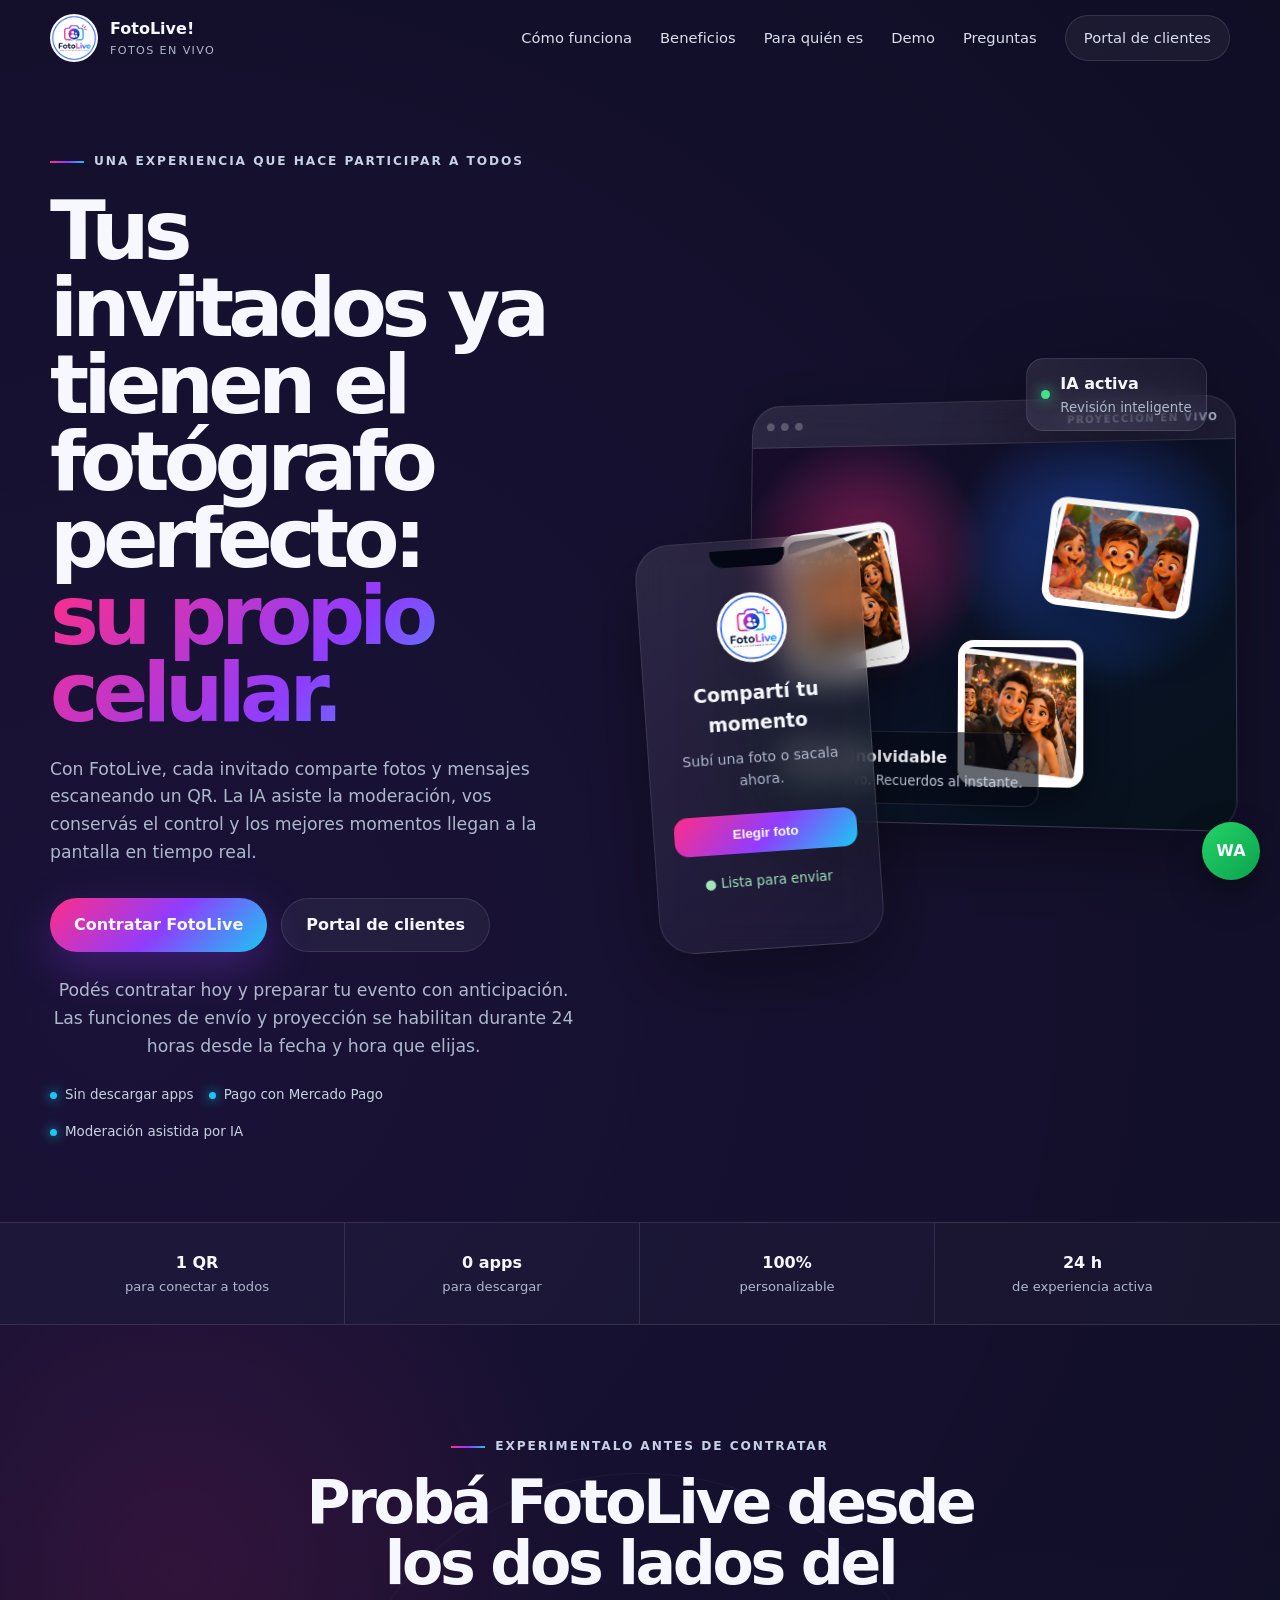
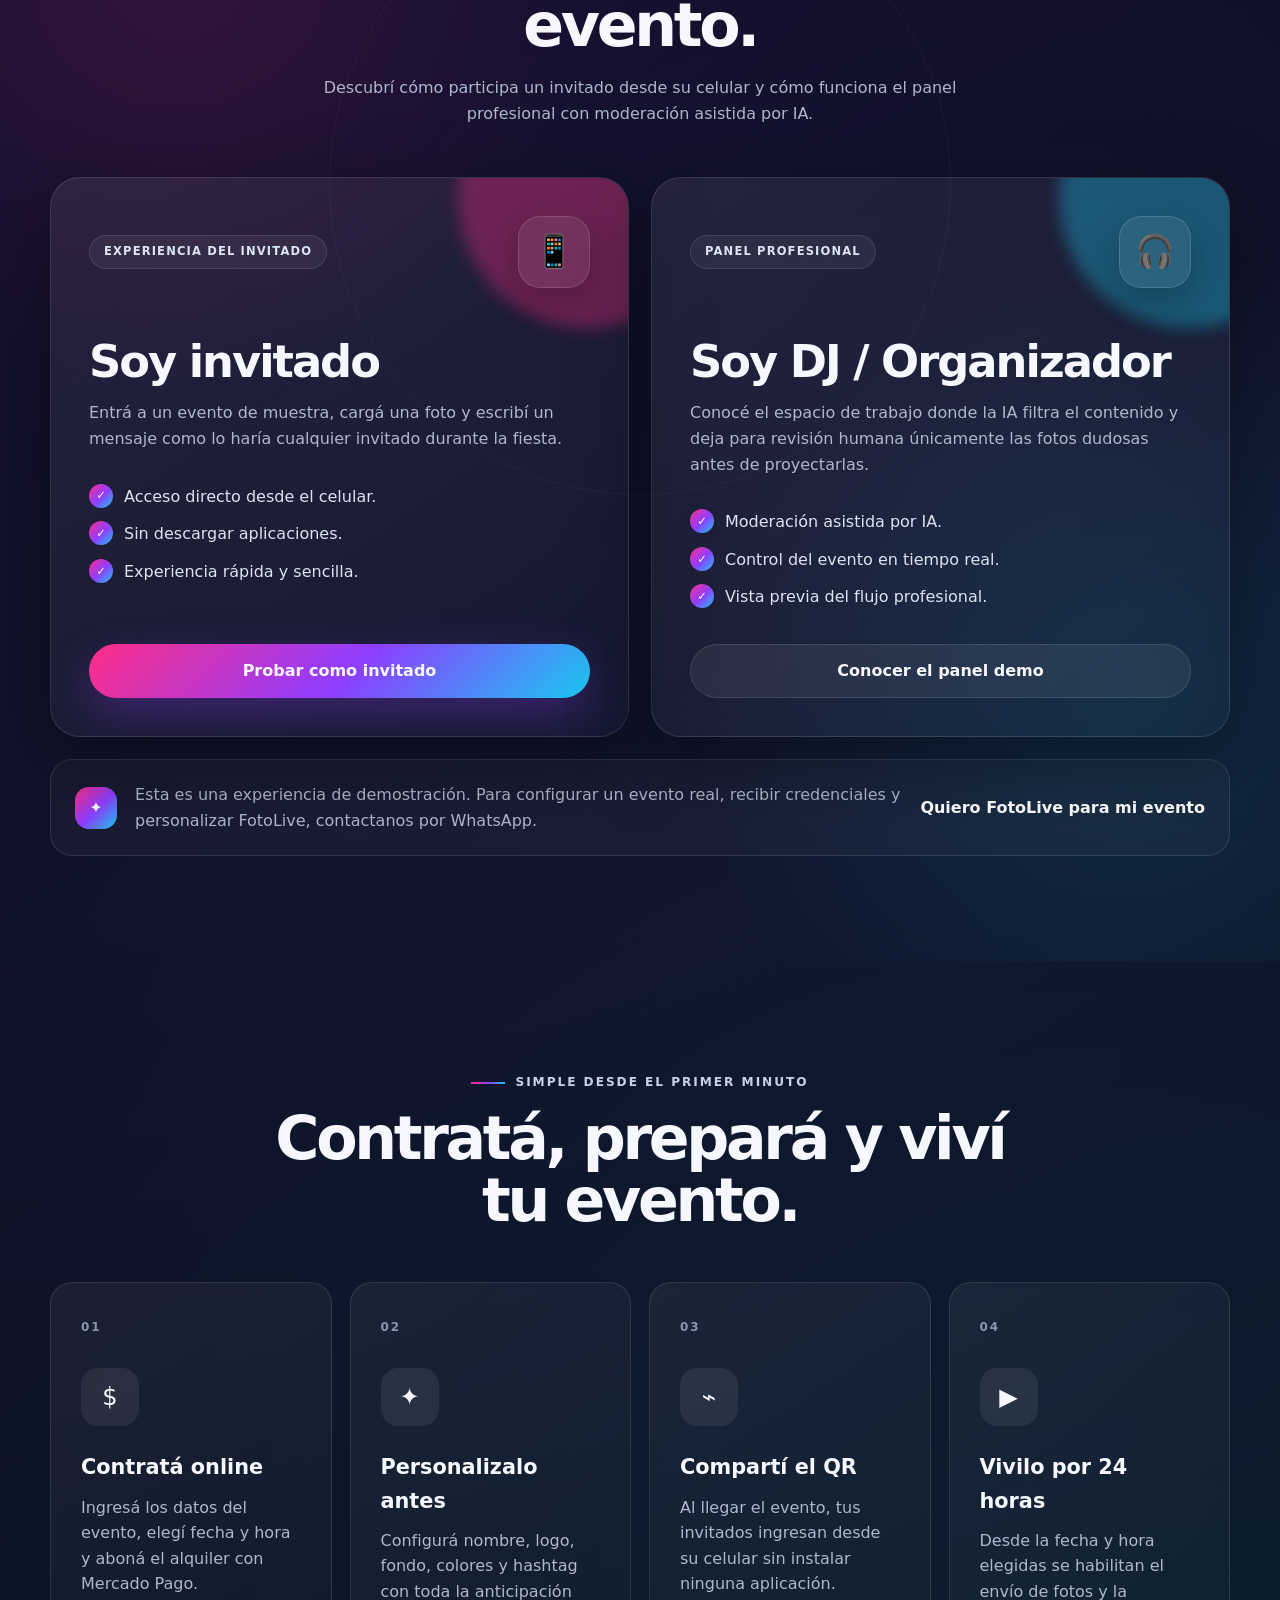
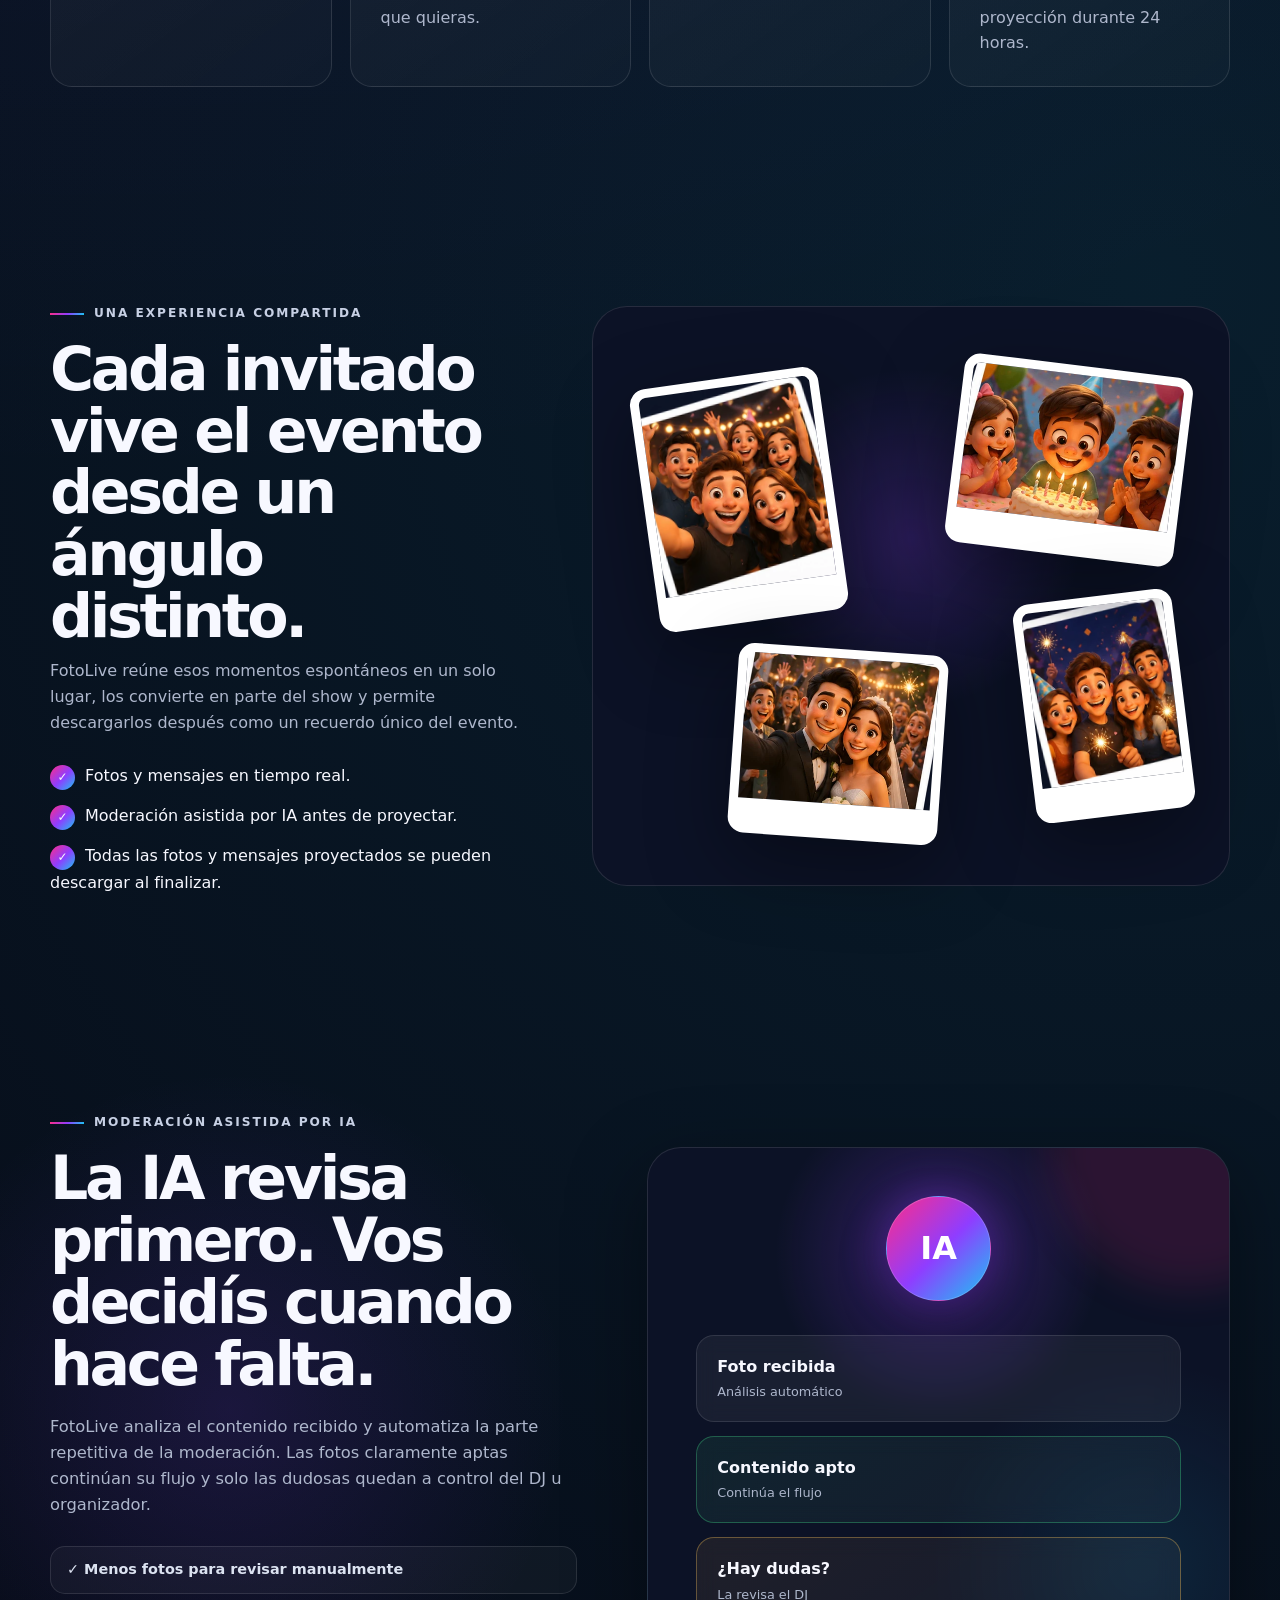
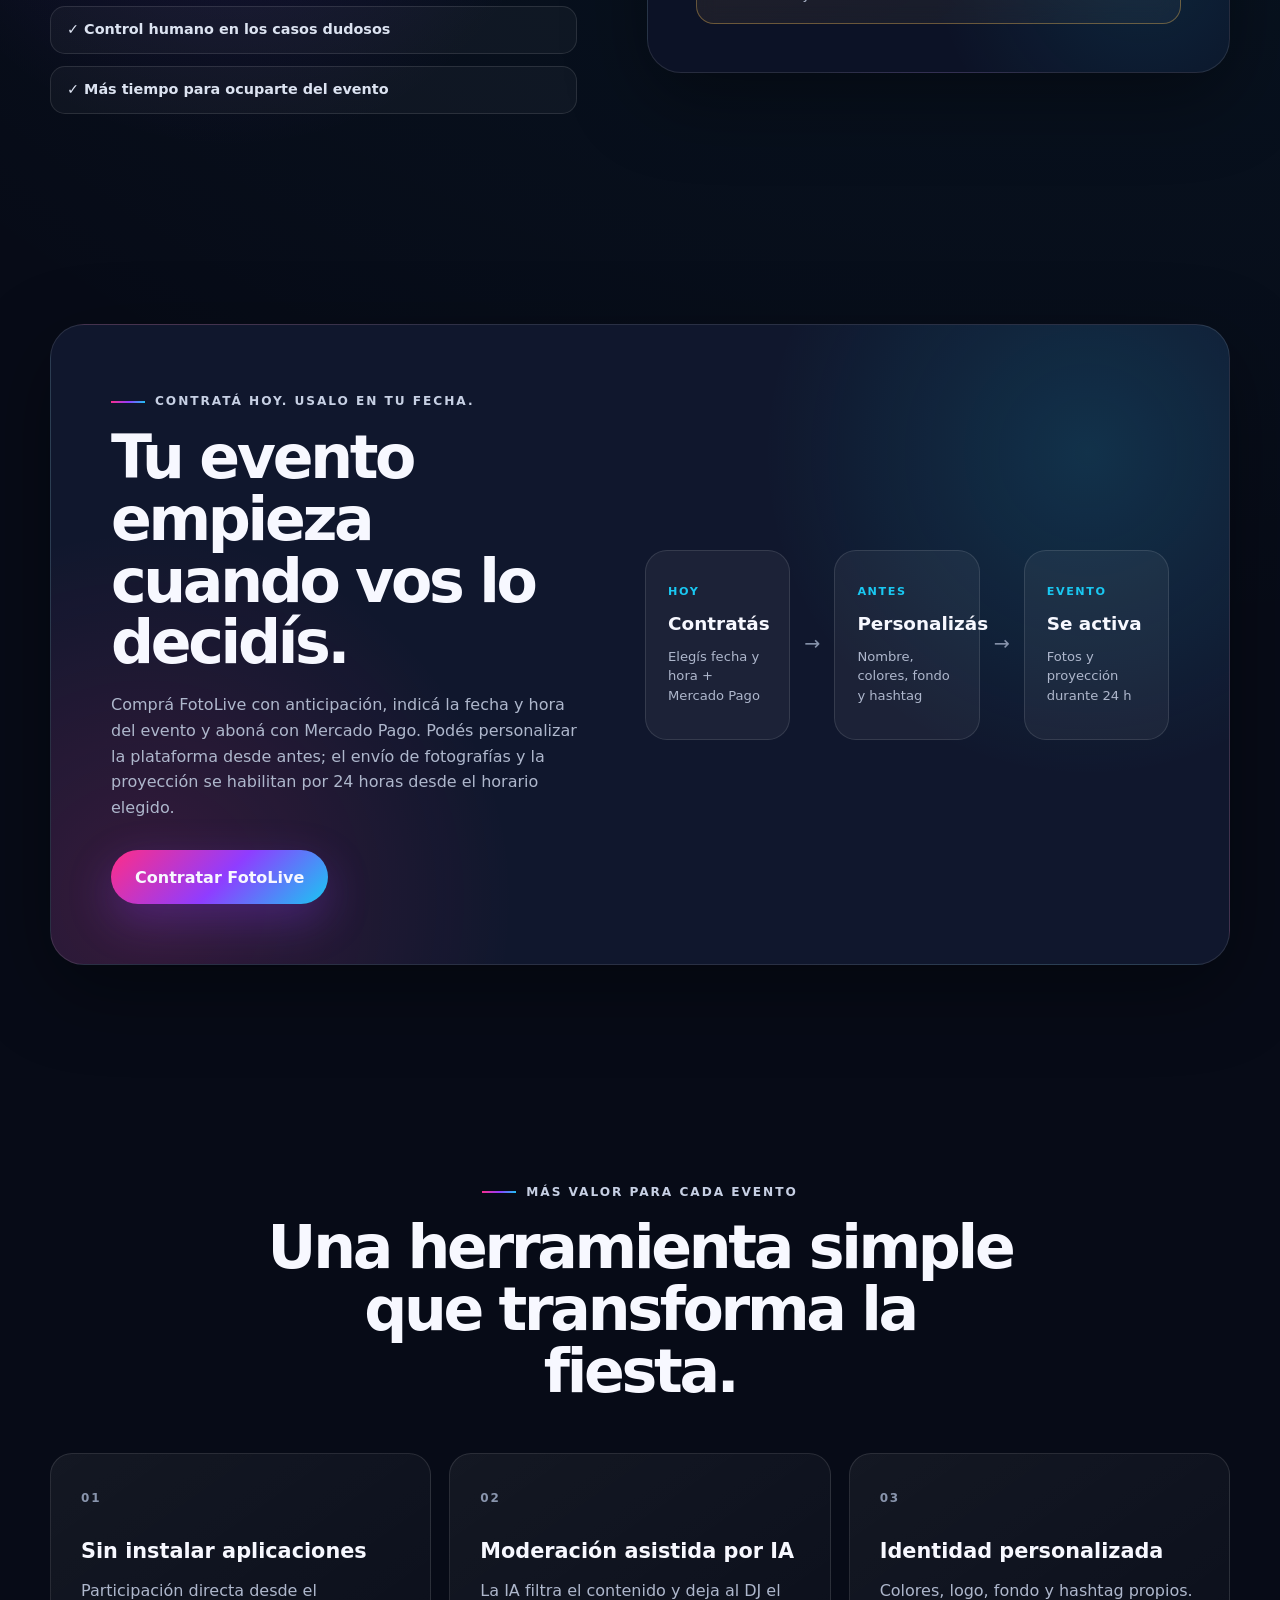
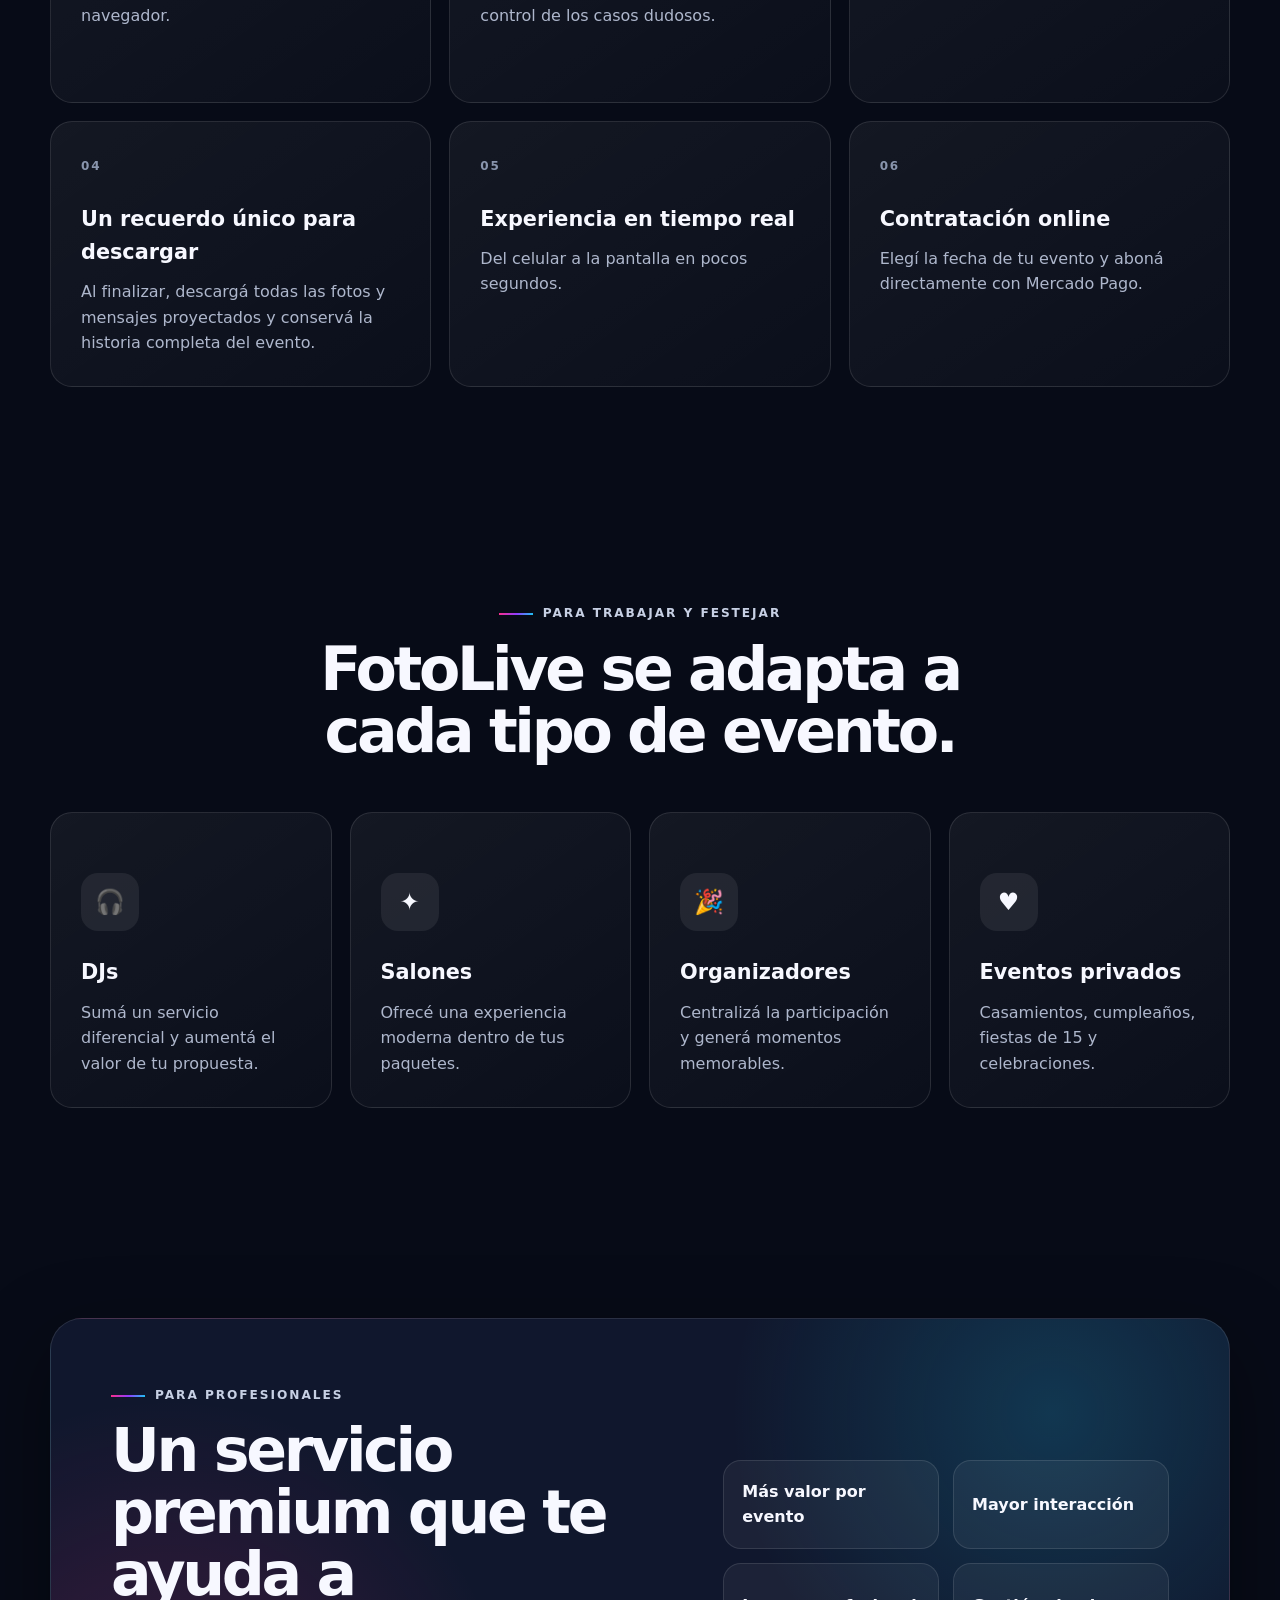
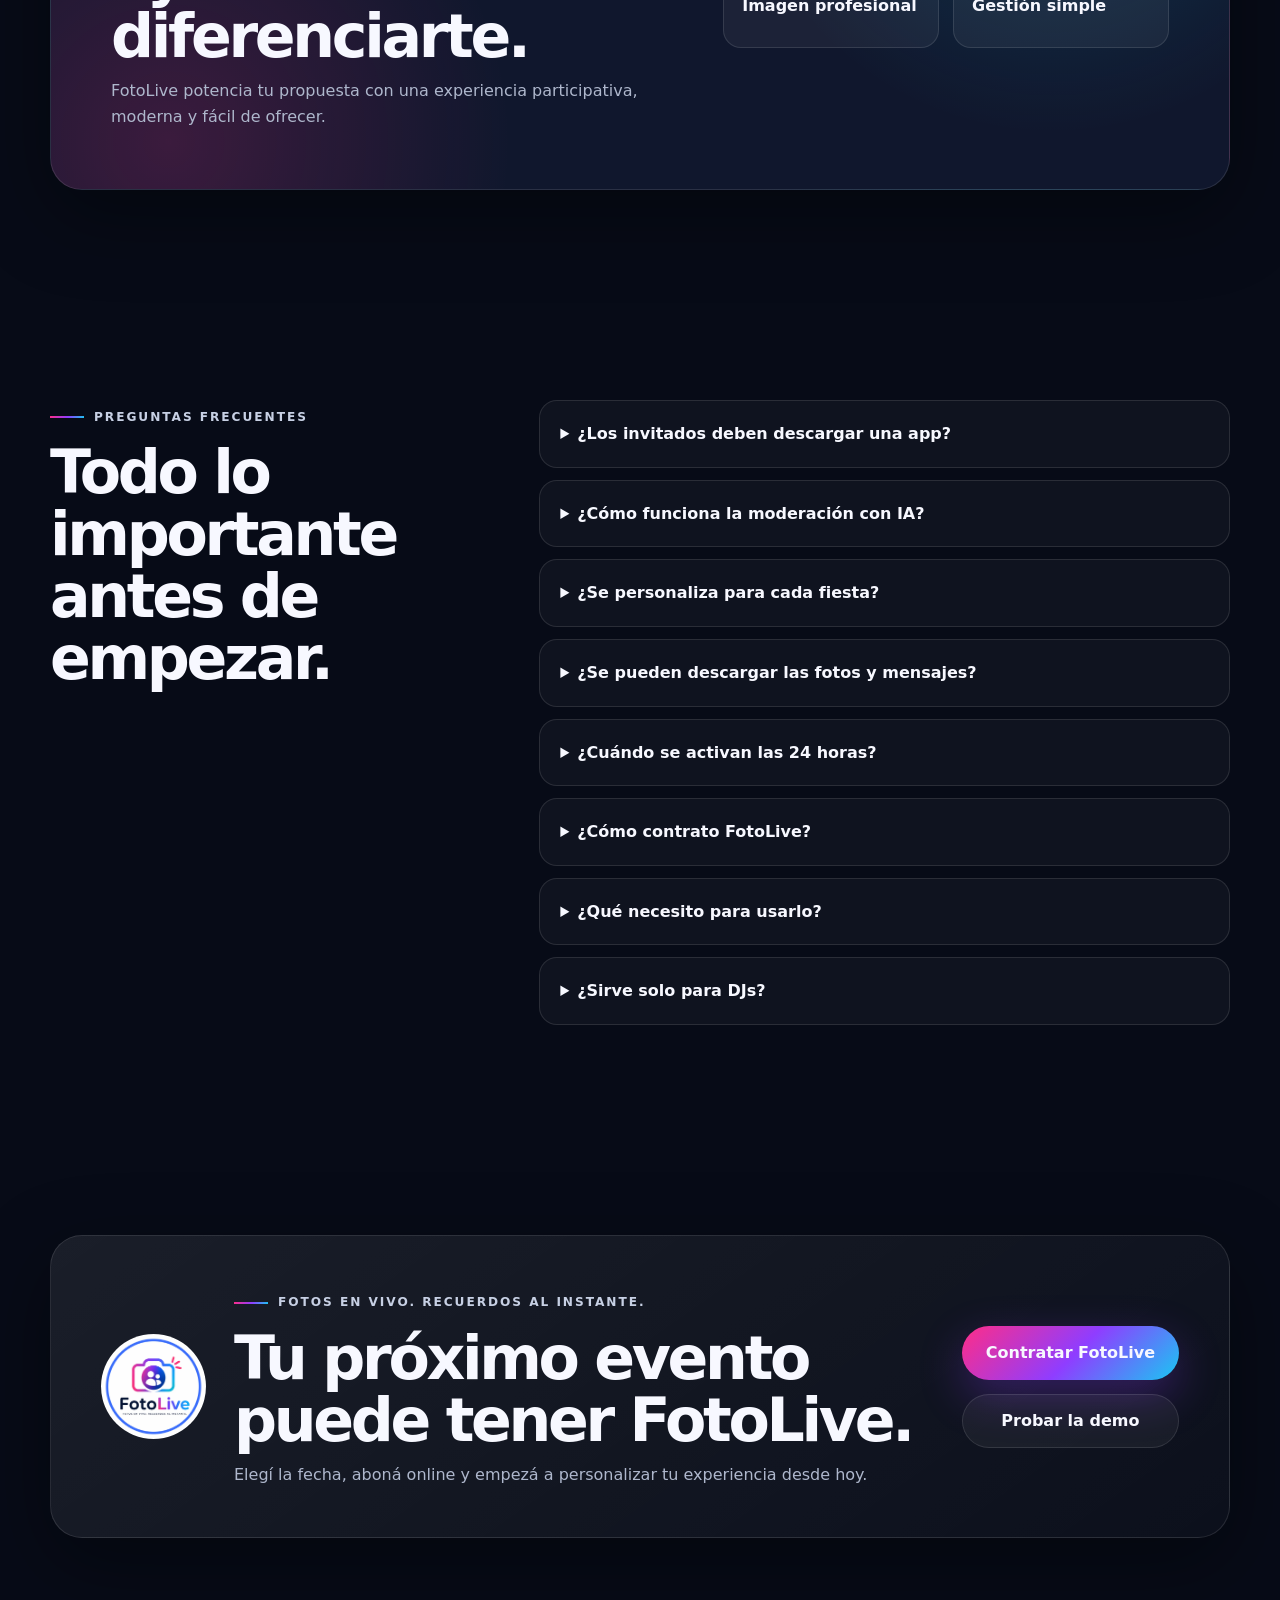
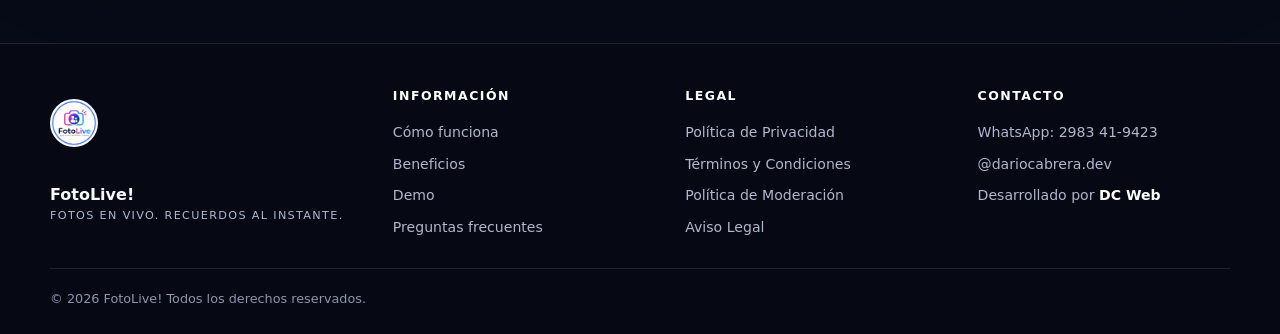
<file: index.html>
<!DOCTYPE html>
<html lang="es">

<head>
  <!-- Google tag (gtag.js) -->
  <script async src="https://www.googletagmanager.com/gtag/js?id=G-1VT89YTSMS"></script>
  <script>
    window.dataLayer = window.dataLayer || [];
    function gtag() { dataLayer.push(arguments); }
    gtag('js', new Date());

    gtag('config', 'G-1VT89YTSMS');
  </script>

  <meta charset="UTF-8">
  <meta name="viewport" content="width=device-width, initial-scale=1.0">
  <meta name="description"
    content="FotoLive permite compartir fotos y mensajes en vivo, moderarlos con asistencia de IA y proyectarlos durante tu evento. Contratá online y configurá todo con anticipación.">
  <meta property="og:title" content="FotoLive! | Fotos en vivo. Recuerdos al instante.">
  <meta property="og:description"
    content="Tus invitados comparten fotos y mensajes desde su celular. La IA asiste la moderación y vos conservás el control. Contratá online y activá tu evento por 24 horas.">
  <meta property="og:image" content="https://www.fotolive.com.ar/assets/logo-fotolive.webp">
  <meta name="theme-color" content="#090d1b">
  <title>FotoLive! | Fotos en vivo. Recuerdos al instante.</title>
  <link rel="icon" href="assets/logo-fotolive.webp" type="image/webp">
  <link rel="stylesheet" href="styles.css">
</head>

<body>
  <header class="header" id="inicio">
    <div class="container nav">
      <a class="brand" href="#inicio"><img src="assets/logo-fotolive.webp" alt="Logo FotoLive">
        <div><strong>FotoLive!</strong><small>Fotos en vivo</small></div>
      </a>
      <button class="menu" aria-label="Abrir menú"
        aria-expanded="false"><span></span><span></span><span></span></button>
      <nav>
        <a href="#como">Cómo funciona</a><a href="#beneficios">Beneficios</a><a href="#publico">Para quién es</a><a
          href="#demo">Demo</a><a href="#faq">Preguntas</a>
        <a class="login" href="https://fotoenvivo.netlify.app/" target="_blank" rel="noopener" onclick="trackEvent('portal_clientes', { ubicacion: 'cta_final' })">Portal de clientes</a>
      </nav>
    </div>
  </header>

  <main>
    <section class="hero">
      <div class="container hero-grid">
        <div class="reveal">
          <span class="eyebrow">Una experiencia que hace participar a todos</span>
          <h1>Tus invitados ya tienen el fotógrafo perfecto: <em>su propio celular.</em></h1>
          <p>Con FotoLive, cada invitado comparte fotos y mensajes escaneando un QR. La IA asiste la moderación, vos conservás el control y los mejores momentos llegan a la pantalla en tiempo real.</p>
          <div class="actions">
            <a class="btn primary"
              href="https://fotoenvivo.netlify.app/comprar" onclick="trackEvent('contratar_fotolive', { ubicacion: 'hero' })">Contratar FotoLive</a>
            <a class="btn secondary" href="https://fotoenvivo.netlify.app/" target="_blank" rel="noopener" onclick="trackEvent('portal_clientes', { ubicacion: 'hero' })">Portal de
              clientes</a>
          </div>
          <p class="login-note">
            Podés contratar hoy y preparar tu evento con anticipación. Las funciones de envío y proyección se habilitan durante 24 horas desde la fecha y hora que elijas.
          </p>
          <div class="chips"><span>Sin descargar apps</span><span>Pago con Mercado Pago</span><span>Moderación asistida por IA</span>
          </div>
        </div>

        <div class="visual reveal">
          <div class="screen glass">
            <div class="top"><i></i><i></i><i></i><b>PROYECCIÓN EN VIVO</b></div>
            <div class="stage">
              <div class="photo p1"></div>
              <div class="photo p2"></div>
              <div class="photo p3"></div>
              <div class="caption"><strong>#NocheInolvidable</strong><small>Fotos en vivo. Recuerdos al
                  instante.</small></div>
            </div>
          </div>
          <div class="phone glass">
            <div class="notch"></div><img src="assets/logo-fotolive.webp" alt="">
            <h3>Compartí tu momento</h3>
            <p>Subí una foto o sacala ahora.</p><button>Elegir foto</button><small>● Lista para enviar</small>
          </div>
          <div class="live glass"><span></span>
            <div><b>IA activa</b><small>Revisión inteligente</small></div>
          </div>
        </div>
      </div>
    </section>

    <section class="stats">
      <div class="container">
        <div><b>1 QR</b><span>para conectar a todos</span></div>
        <div><b>0 apps</b><span>para descargar</span></div>
        <div><b>100%</b><span>personalizable</span></div>
        <div><b>24 h</b><span>de experiencia activa</span></div>
      </div>
    </section>

    <section class="section demo-section" id="demo">
      <div class="container">
        <div class="heading reveal">
          <span class="eyebrow">Experimentalo antes de contratar</span>
          <h2>Probá FotoLive desde los dos lados del evento.</h2>
          <p>Descubrí cómo participa un invitado desde su celular y cómo funciona el panel profesional con moderación asistida por IA.</p>
        </div>
        <div class="demo-grid">
          <article class="demo-card demo-card-guest reveal">
            <div class="demo-card-top"><span class="demo-badge">Experiencia del invitado</span>
              <div class="demo-icon" aria-hidden="true">📱</div>
            </div>
            <div>
              <h3>Soy invitado</h3>
              <p>Entrá a un evento de muestra, cargá una foto y escribí un mensaje como lo haría cualquier invitado
                durante la fiesta.</p>
            </div>
            <ul class="demo-list">
              <li>Acceso directo desde el celular.</li>
              <li>Sin descargar aplicaciones.</li>
              <li>Experiencia rápida y sencilla.</li>
            </ul>
            <a class="btn primary demo-button" href="https://fotoenvivo.netlify.app/e/fiesta-demo" target="_blank"
              rel="noopener" onclick="trackEvent('probar_demo_invitado')">Probar como invitado</a>
          </article>
          <article class="demo-card demo-card-pro reveal">
            <div class="demo-card-top"><span class="demo-badge">Panel profesional</span>
              <div class="demo-icon" aria-hidden="true">🎧</div>
            </div>
            <div>
              <h3>Soy DJ / Organizador</h3>
              <p>Conocé el espacio de trabajo donde la IA filtra el contenido y deja para revisión humana únicamente las fotos dudosas antes de proyectarlas.</p>
            </div>
            <ul class="demo-list">
              <li>Moderación asistida por IA.</li>
              <li>Control del evento en tiempo real.</li>
              <li>Vista previa del flujo profesional.</li>
            </ul>
            <a class="btn secondary demo-button" href="https://fotoenvivo.netlify.app/demo" target="_blank"
              rel="noopener" onclick="trackEvent('probar_demo_organizador')">
              Conocer el panel demo
            </a>
          </article>
        </div>
        <div class="demo-note reveal"><span aria-hidden="true">✦</span>
          <p>Esta es una experiencia de demostración. Para configurar un evento real, recibir credenciales y
            personalizar FotoLive, contactanos por WhatsApp.</p><a
            href="https://wa.me/5492983419423?text=Hola%20Dario,%20estuve%20probando%20la%20demo%20de%20FotoLive%20y%20quiero%20más%20información."
            target="_blank" rel="noopener" onclick="trackEvent('contacto_whatsapp', { ubicacion: 'demo_cta' })">Quiero FotoLive para mi evento</a>
        </div>
      </div>
    </section>

    <section class="section" id="como">
      <div class="container">
        <div class="heading reveal"><span class="eyebrow">Simple desde el primer minuto</span>
          <h2>Contratá, prepará y viví tu evento.</h2>
        </div>
        <div class="cards four flow-cards">
          <article class="card reveal"><span>01</span><div class="icon">$</div><h3>Contratá online</h3><p>Ingresá los datos del evento, elegí fecha y hora y aboná el alquiler con Mercado Pago.</p></article>
          <article class="card reveal"><span>02</span><div class="icon">✦</div><h3>Personalizalo antes</h3><p>Configurá nombre, logo, fondo, colores y hashtag con toda la anticipación que quieras.</p></article>
          <article class="card reveal"><span>03</span><div class="icon">⌁</div><h3>Compartí el QR</h3><p>Al llegar el evento, tus invitados ingresan desde su celular sin instalar ninguna aplicación.</p></article>
          <article class="card reveal"><span>04</span><div class="icon">▶</div><h3>Vivilo por 24 horas</h3><p>Desde la fecha y hora elegidas se habilitan el envío de fotos y la proyección durante 24 horas.</p></article>
        </div>
      </div>
    </section>

    <section class="section split">
      <div class="container split-grid">
        <div class="reveal"><span class="eyebrow">Una experiencia compartida</span>
          <h2>Cada invitado vive el evento desde un ángulo distinto.</h2>
          <p>FotoLive reúne esos momentos espontáneos en un solo lugar, los convierte en parte del show y permite
            descargarlos después como un recuerdo único del evento.</p>
          <ul>
            <li>Fotos y mensajes en tiempo real.</li>
            <li>Moderación asistida por IA antes de proyectar.</li>
            <li>Todas las fotos y mensajes proyectados se pueden descargar al finalizar.</li>
          </ul>
        </div>
        <div class="collage reveal">
          <div class="memory m1"></div>
          <div class="memory m2"></div>
          <div class="memory m3"></div>
          <div class="memory m4"></div>
        </div>
      </div>
    </section>

    <section class="section intelligence-section" id="ia">
      <div class="container intelligence-grid">
        <div class="reveal"><span class="eyebrow">Moderación asistida por IA</span><h2>La IA revisa primero. Vos decidís cuando hace falta.</h2><p>FotoLive analiza el contenido recibido y automatiza la parte repetitiva de la moderación. Las fotos claramente aptas continúan su flujo y solo las dudosas quedan a control del DJ u organizador.</p><div class="ai-points"><span>✓ Menos fotos para revisar manualmente</span><span>✓ Control humano en los casos dudosos</span><span>✓ Más tiempo para ocuparte del evento</span></div></div>
        <div class="ai-visual reveal"><div class="ai-orb">IA</div><div class="ai-step"><b>Foto recibida</b><small>Análisis automático</small></div><div class="ai-step approved"><b>Contenido apto</b><small>Continúa el flujo</small></div><div class="ai-step review"><b>¿Hay dudas?</b><small>La revisa el DJ</small></div></div>
      </div>
    </section>

    <section class="section purchase-section" id="contratar">
      <div class="container purchase-panel reveal">
        <div><span class="eyebrow">Contratá hoy. Usalo en tu fecha.</span><h2>Tu evento empieza cuando vos lo decidís.</h2><p>Comprá FotoLive con anticipación, indicá la fecha y hora del evento y aboná con Mercado Pago. Podés personalizar la plataforma desde antes; el envío de fotografías y la proyección se habilitan por 24 horas desde el horario elegido.</p><a class="btn primary" href="https://fotoenvivo.netlify.app/comprar" onclick="trackEvent('contratar_fotolive', { ubicacion: 'seccion_contratar' })">Contratar FotoLive</a></div>
        <div class="timeline"><div><b>HOY</b><strong>Contratás</strong><span>Elegís fecha y hora + Mercado Pago</span></div><i>→</i><div><b>ANTES</b><strong>Personalizás</strong><span>Nombre, colores, fondo y hashtag</span></div><i>→</i><div><b>EVENTO</b><strong>Se activa</strong><span>Fotos y proyección durante 24 h</span></div></div>
      </div>
    </section>

    <section class="section" id="beneficios">
      <div class="container">
        <div class="heading reveal"><span class="eyebrow">Más valor para cada evento</span>
          <h2>Una herramienta simple que transforma la fiesta.</h2>
        </div>
        <div class="cards benefits">
          <article class="card reveal"><span>01</span>
            <h3>Sin instalar aplicaciones</h3>
            <p>Participación directa desde el navegador.</p>
          </article>
          <article class="card reveal"><span>02</span>
            <h3>Moderación asistida por IA</h3>
            <p>La IA filtra el contenido y deja al DJ el control de los casos dudosos.</p>
          </article>
          <article class="card reveal"><span>03</span>
            <h3>Identidad personalizada</h3>
            <p>Colores, logo, fondo y hashtag propios.</p>
          </article>
          <article class="card reveal"><span>04</span>
            <h3>Un recuerdo único para descargar</h3>
            <p>Al finalizar, descargá todas las fotos y mensajes proyectados y conservá la historia completa del evento.
            </p>
          </article>
          <article class="card reveal"><span>05</span>
            <h3>Experiencia en tiempo real</h3>
            <p>Del celular a la pantalla en pocos segundos.</p>
          </article>
          <article class="card reveal"><span>06</span>
            <h3>Contratación online</h3>
            <p>Elegí la fecha de tu evento y aboná directamente con Mercado Pago.</p>
          </article>
        </div>
      </div>
    </section>

    <section class="section" id="publico">
      <div class="container">
        <div class="heading reveal"><span class="eyebrow">Para trabajar y festejar</span>
          <h2>FotoLive se adapta a cada tipo de evento.</h2>
        </div>
        <div class="cards four">
          <article class="card reveal">
            <div class="icon">🎧</div>
            <h3>DJs</h3>
            <p>Sumá un servicio diferencial y aumentá el valor de tu propuesta.</p>
          </article>
          <article class="card reveal">
            <div class="icon">✦</div>
            <h3>Salones</h3>
            <p>Ofrecé una experiencia moderna dentro de tus paquetes.</p>
          </article>
          <article class="card reveal">
            <div class="icon">🎉</div>
            <h3>Organizadores</h3>
            <p>Centralizá la participación y generá momentos memorables.</p>
          </article>
          <article class="card reveal">
            <div class="icon">♥</div>
            <h3>Eventos privados</h3>
            <p>Casamientos, cumpleaños, fiestas de 15 y celebraciones.</p>
          </article>
        </div>
      </div>
    </section>

    <section class="section">
      <div class="container pro-panel reveal">
        <div><span class="eyebrow">Para profesionales</span>
          <h2>Un servicio premium que te ayuda a diferenciarte.</h2>
          <p>FotoLive potencia tu propuesta con una experiencia participativa, moderna y fácil de ofrecer.</p>
        </div>
        <div class="points"><span>Más valor por evento</span><span>Mayor interacción</span><span>Imagen
            profesional</span><span>Gestión simple</span></div>
      </div>
    </section>

    <section class="section" id="faq">
      <div class="container faq-grid">
        <div class="heading left reveal"><span class="eyebrow">Preguntas frecuentes</span>
          <h2>Todo lo importante antes de empezar.</h2>
        </div>
        <div class="faq">
          <details class="reveal">
            <summary>¿Los invitados deben descargar una app?</summary>
            <p>No. Ingresan desde el navegador escaneando un código QR.</p>
          </details>
          <details class="reveal">
            <summary>¿Cómo funciona la moderación con IA?</summary>
            <p>La IA asiste la revisión del contenido recibido. Las fotos claramente aptas continúan su flujo y las dudosas quedan para revisión del DJ u organizador.</p>
          </details>
          <details class="reveal">
            <summary>¿Se personaliza para cada fiesta?</summary>
            <p>Sí. Podés configurar nombre, logo, colores, fondo y hashtag.</p>
          </details>
          <details class="reveal">
            <summary>¿Se pueden descargar las fotos y mensajes?</summary>
            <p>Sí. Todo el contenido proyectado puede descargarse al finalizar para conservarlo como recuerdo único del
              evento.</p>
          </details>
          <details class="reveal"><summary>¿Cuándo se activan las 24 horas?</summary><p>Al contratar indicás la fecha y hora de tu evento. Desde ese momento se habilitan durante 24 horas el envío de fotografías y la proyección. La configuración del evento puede hacerse con anticipación.</p></details>
          <details class="reveal"><summary>¿Cómo contrato FotoLive?</summary><p>Podés hacerlo online: cargás los datos básicos de tu evento, elegís fecha y hora y abonás el alquiler mediante Mercado Pago.</p></details>
          <details class="reveal">
            <summary>¿Qué necesito para usarlo?</summary>
            <p>Internet, una computadora para moderar y una pantalla o proyector.</p>
          </details>
          <details class="reveal">
            <summary>¿Sirve solo para DJs?</summary>
            <p>No. También para salones, organizadores y particulares.</p>
          </details>
        </div>
      </div>
    </section>

    <section class="section">
      <div class="container cta reveal"><img src="assets/logo-fotolive.webp" alt="Logo FotoLive">
        <div><span class="eyebrow">Fotos en vivo. Recuerdos al instante.</span>
          <h2>Tu próximo evento puede tener FotoLive.</h2>
          <p>Elegí la fecha, aboná online y empezá a personalizar tu experiencia desde hoy.</p>
        </div>
        <div class="actions"><a class="btn primary"
            href="https://fotoenvivo.netlify.app/comprar" onclick="trackEvent('contratar_fotolive', { ubicacion: 'cta_final' })">Contratar FotoLive</a><a class="btn secondary" href="#demo" onclick="trackEvent('ver_demo', { ubicacion: 'cta_final' })">Probar la demo</a></div>
      </div>
    </section>
  </main>

  <a class="wa" href="https://wa.me/5492983419423?text=Hola%20Dario,%20quiero%20conocer%20FotoLive!" target="_blank"
    rel="noopener" aria-label="WhatsApp" onclick="trackEvent('contacto_whatsapp', { ubicacion: 'boton_flotante' })">WA</a>
  <footer>
    <div class="container footer-grid">

      <div class="footer-brand">
        <img src="assets/logo-fotolive.webp" alt="Logo FotoLive" />

        <div>
          <strong>FotoLive!</strong>
          <small>
            Fotos en vivo. Recuerdos al instante.
          </small>
        </div>
      </div>

      <div class="footer-column">
        <strong class="footer-title">Información</strong>

        <a href="#como">Cómo funciona</a>
        <a href="#beneficios">Beneficios</a>
        <a href="#demo">Demo</a>
        <a href="#faq">Preguntas frecuentes</a>
      </div>

      <div class="footer-column">
        <strong class="footer-title">Legal</strong>

        <a href="legal/privacidad.html">
          Política de Privacidad
        </a>

        <a href="legal/terminos.html">
          Términos y Condiciones
        </a>

        <a href="legal/moderacion.html">
          Política de Moderación
        </a>

        <a href="legal/aviso-legal.html">
          Aviso Legal
        </a>
      </div>

      <div class="footer-column">
        <strong class="footer-title">Contacto</strong>

        <a href="https://wa.me/5492983419423" target="_blank" rel="noopener" onclick="trackEvent('contacto_whatsapp', { ubicacion: 'footer' })">
          WhatsApp: 2983 41-9423
        </a>

        <a href="https://instagram.com/dariocabrera.dev" target="_blank" rel="noopener">
          @dariocabrera.dev
        </a>

        <p>
          Desarrollado por
          <a href="https://dariocabrera-dev.netlify.app/" target="_blank" rel="noopener">
            <strong>DC Web</strong>
          </a>
        </p>
      </div>

    </div>

    <div class="container copyright">© <span id="year"></span> FotoLive! Todos los derechos reservados.</div>
  </footer>

  <script>
    // Google Analytics - eventos personalizados
    function trackEvent(eventName, params = {}) {
      if (typeof gtag === "function") {
        gtag("event", eventName, params);
      }
    }
  </script>
  <script src="script.js"></script>
</body>

</html>
</file>
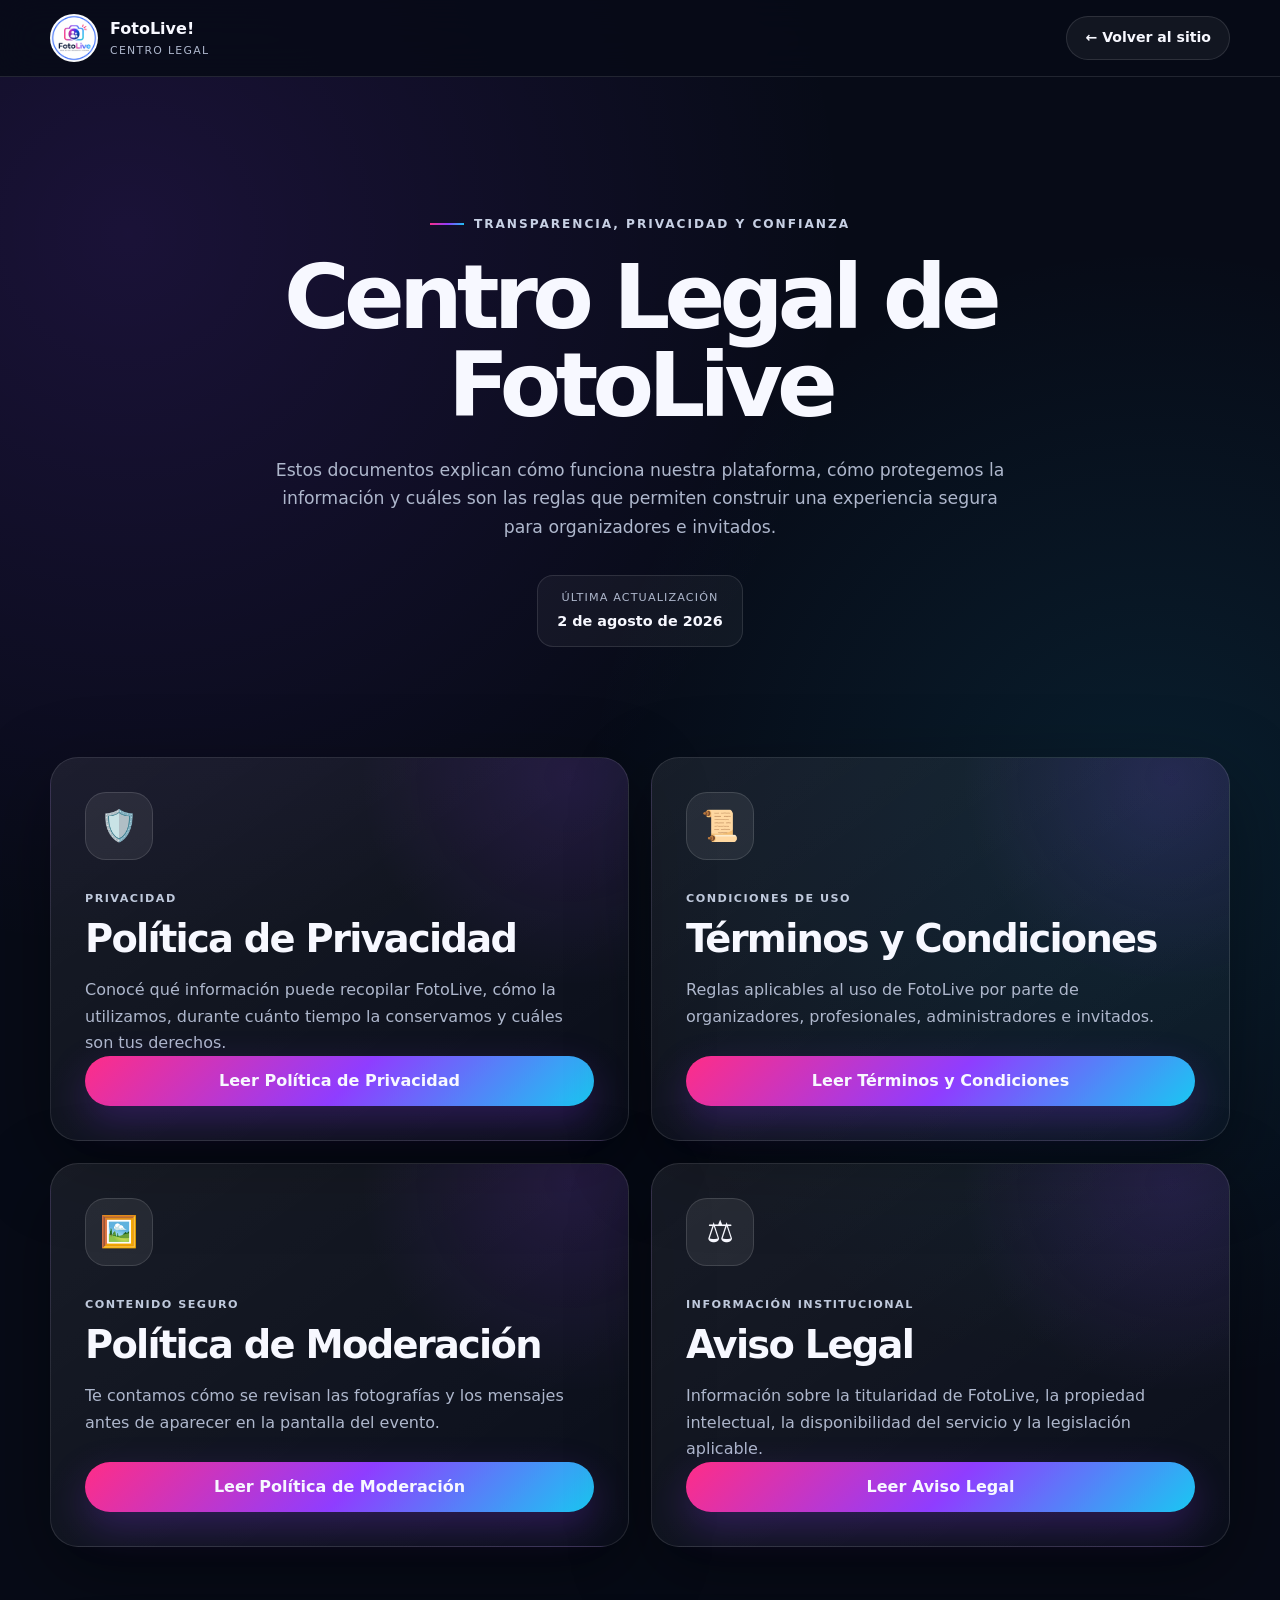
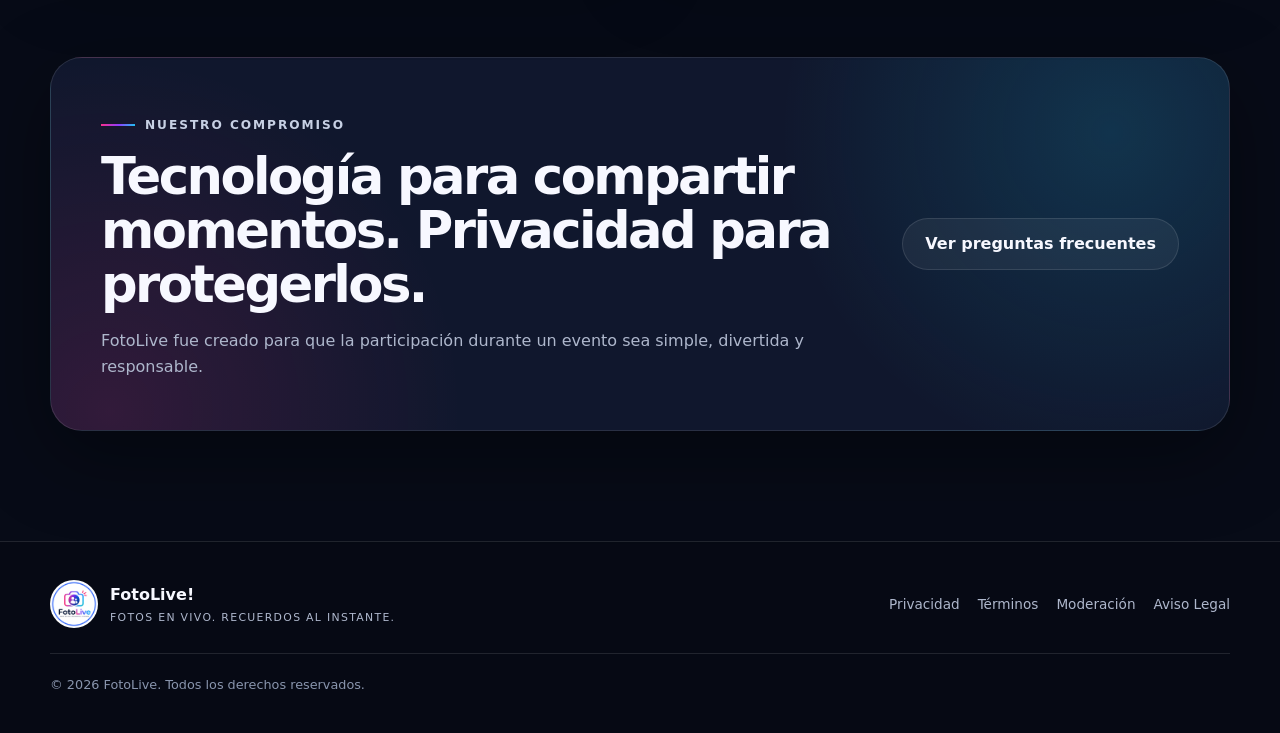
<file: legal/index.html>
<!DOCTYPE html>
<html lang="es">
<head>
  <meta charset="UTF-8" />
  <meta
    name="viewport"
    content="width=device-width, initial-scale=1.0"
  />

  <meta
    name="description"
    content="Centro Legal de FotoLive. Consultá nuestras políticas de privacidad, términos de uso, moderación e información legal."
  />

  <meta name="theme-color" content="#070b17" />

  <title>Centro Legal | FotoLive</title>

  <link
    rel="icon"
    href="../assets/logo-fotolive.webp"
    type="image/webp"
  />

  <link rel="stylesheet" href="legal.css" />
</head>

<body>
  <header class="legal-header">
    <div class="legal-container legal-nav">
      <a class="legal-brand" href="../index.html">
        <img
          src="../assets/logo-fotolive.webp"
          alt="Logo FotoLive"
        />

        <div>
          <strong>FotoLive!</strong>
          <small>Centro Legal</small>
        </div>
      </a>

      <a class="legal-back" href="../index.html">
        ← Volver al sitio
      </a>
    </div>
  </header>

  <main>
    <section class="legal-hero">
      <div class="legal-container">
        <span class="legal-eyebrow">
          Transparencia, privacidad y confianza
        </span>

        <h1>Centro Legal de FotoLive</h1>

        <p>
          Estos documentos explican cómo funciona nuestra
          plataforma, cómo protegemos la información y cuáles son
          las reglas que permiten construir una experiencia segura
          para organizadores e invitados.
        </p>

        <div class="legal-update">
          <span>Última actualización</span>
          <strong>2 de agosto de 2026</strong>
        </div>
      </div>
    </section>

    <section class="legal-section">
      <div class="legal-container">
        <div class="legal-grid">
          <article class="legal-card">
            <div class="legal-icon" aria-hidden="true">🛡️</div>

            <span class="legal-card-label">Privacidad</span>

            <h2>Política de Privacidad</h2>

            <p>
              Conocé qué información puede recopilar FotoLive, cómo
              la utilizamos, durante cuánto tiempo la conservamos y
              cuáles son tus derechos.
            </p>

            <a href="privacidad.html">
              Leer Política de Privacidad
            </a>
          </article>

          <article class="legal-card">
            <div class="legal-icon" aria-hidden="true">📜</div>

            <span class="legal-card-label">Condiciones de uso</span>

            <h2>Términos y Condiciones</h2>

            <p>
              Reglas aplicables al uso de FotoLive por parte de
              organizadores, profesionales, administradores e
              invitados.
            </p>

            <a href="terminos.html">
              Leer Términos y Condiciones
            </a>
          </article>

          <article class="legal-card">
            <div class="legal-icon" aria-hidden="true">🖼️</div>

            <span class="legal-card-label">Contenido seguro</span>

            <h2>Política de Moderación</h2>

            <p>
              Te contamos cómo se revisan las fotografías y los
              mensajes antes de aparecer en la pantalla del evento.
            </p>

            <a href="moderacion.html">
              Leer Política de Moderación
            </a>
          </article>

          <article class="legal-card">
            <div class="legal-icon" aria-hidden="true">⚖️</div>

            <span class="legal-card-label">
              Información institucional
            </span>

            <h2>Aviso Legal</h2>

            <p>
              Información sobre la titularidad de FotoLive, la
              propiedad intelectual, la disponibilidad del servicio
              y la legislación aplicable.
            </p>

            <a href="aviso-legal.html">
              Leer Aviso Legal
            </a>
          </article>
        </div>
      </div>
    </section>

    <section class="legal-trust">
      <div class="legal-container legal-trust-card">
        <div>
          <span class="legal-eyebrow">
            Nuestro compromiso
          </span>

          <h2>
            Tecnología para compartir momentos. Privacidad para
            protegerlos.
          </h2>

          <p>
            FotoLive fue creado para que la participación durante un
            evento sea simple, divertida y responsable.
          </p>
        </div>

        <a href="../index.html#faq">
          Ver preguntas frecuentes
        </a>
      </div>
    </section>
  </main>

  <footer class="legal-footer">
    <div class="legal-container legal-footer-content">
      <div class="legal-brand">
        <img
          src="../assets/logo-fotolive.webp"
          alt="Logo FotoLive"
        />

        <div>
          <strong>FotoLive!</strong>
          <small>Fotos en vivo. Recuerdos al instante.</small>
        </div>
      </div>

      <div class="legal-footer-links">
        <a href="privacidad.html">Privacidad</a>
        <a href="terminos.html">Términos</a>
        <a href="moderacion.html">Moderación</a>
        <a href="aviso-legal.html">Aviso Legal</a>
      </div>

      <p>© 2026 FotoLive. Todos los derechos reservados.</p>
    </div>
  </footer>
</body>
</html>
</file>
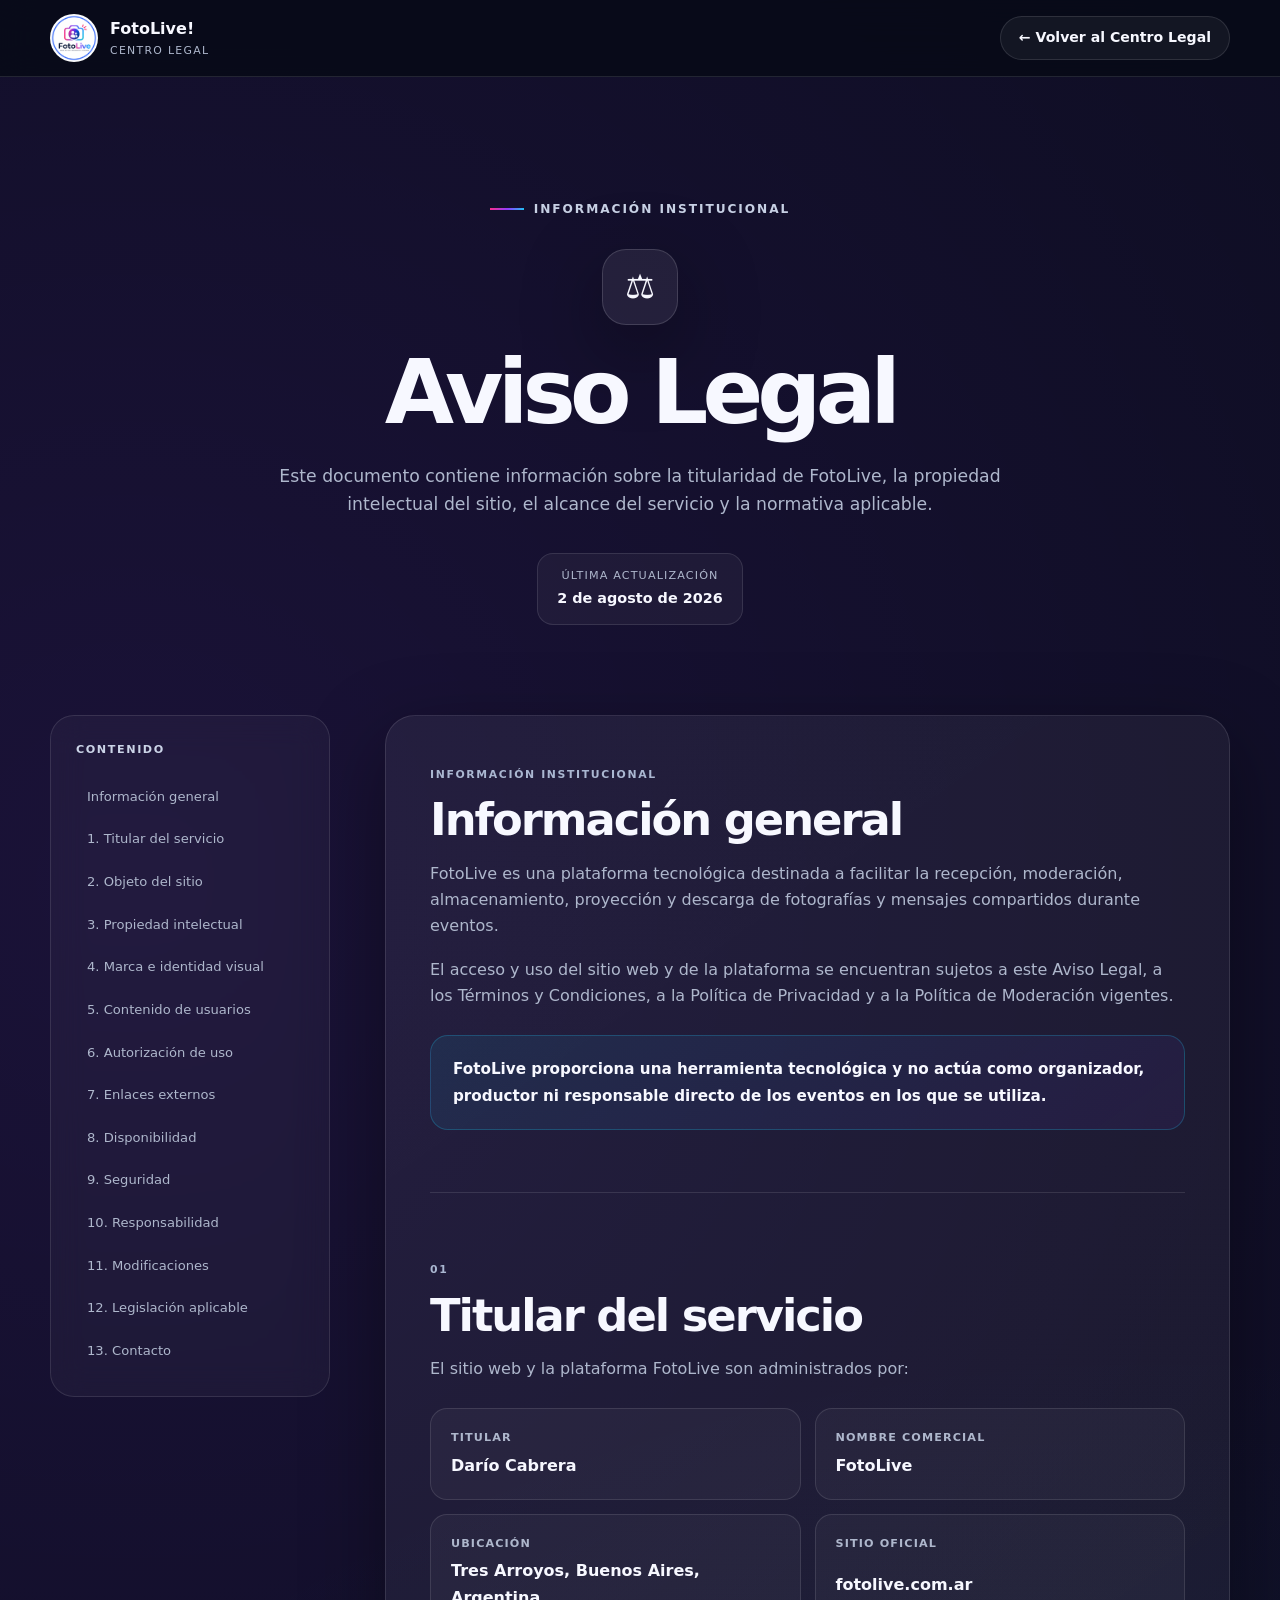
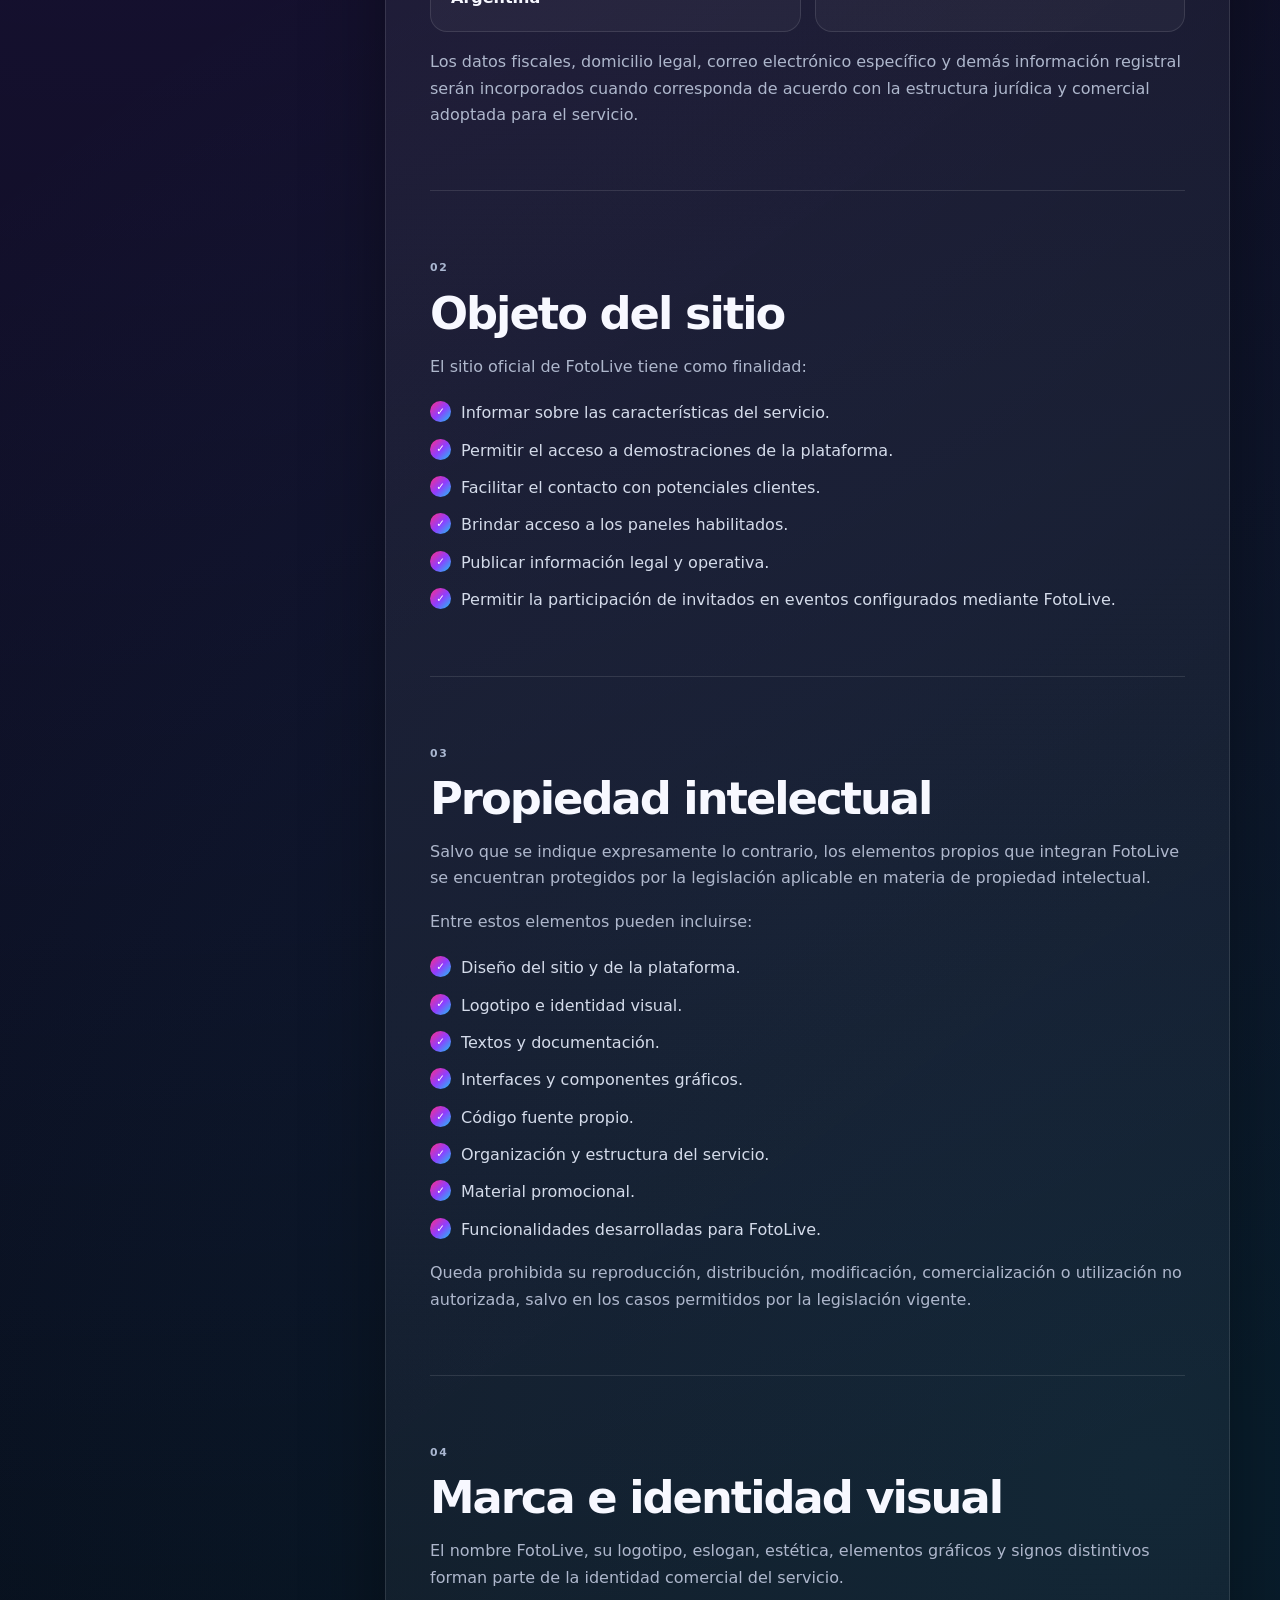
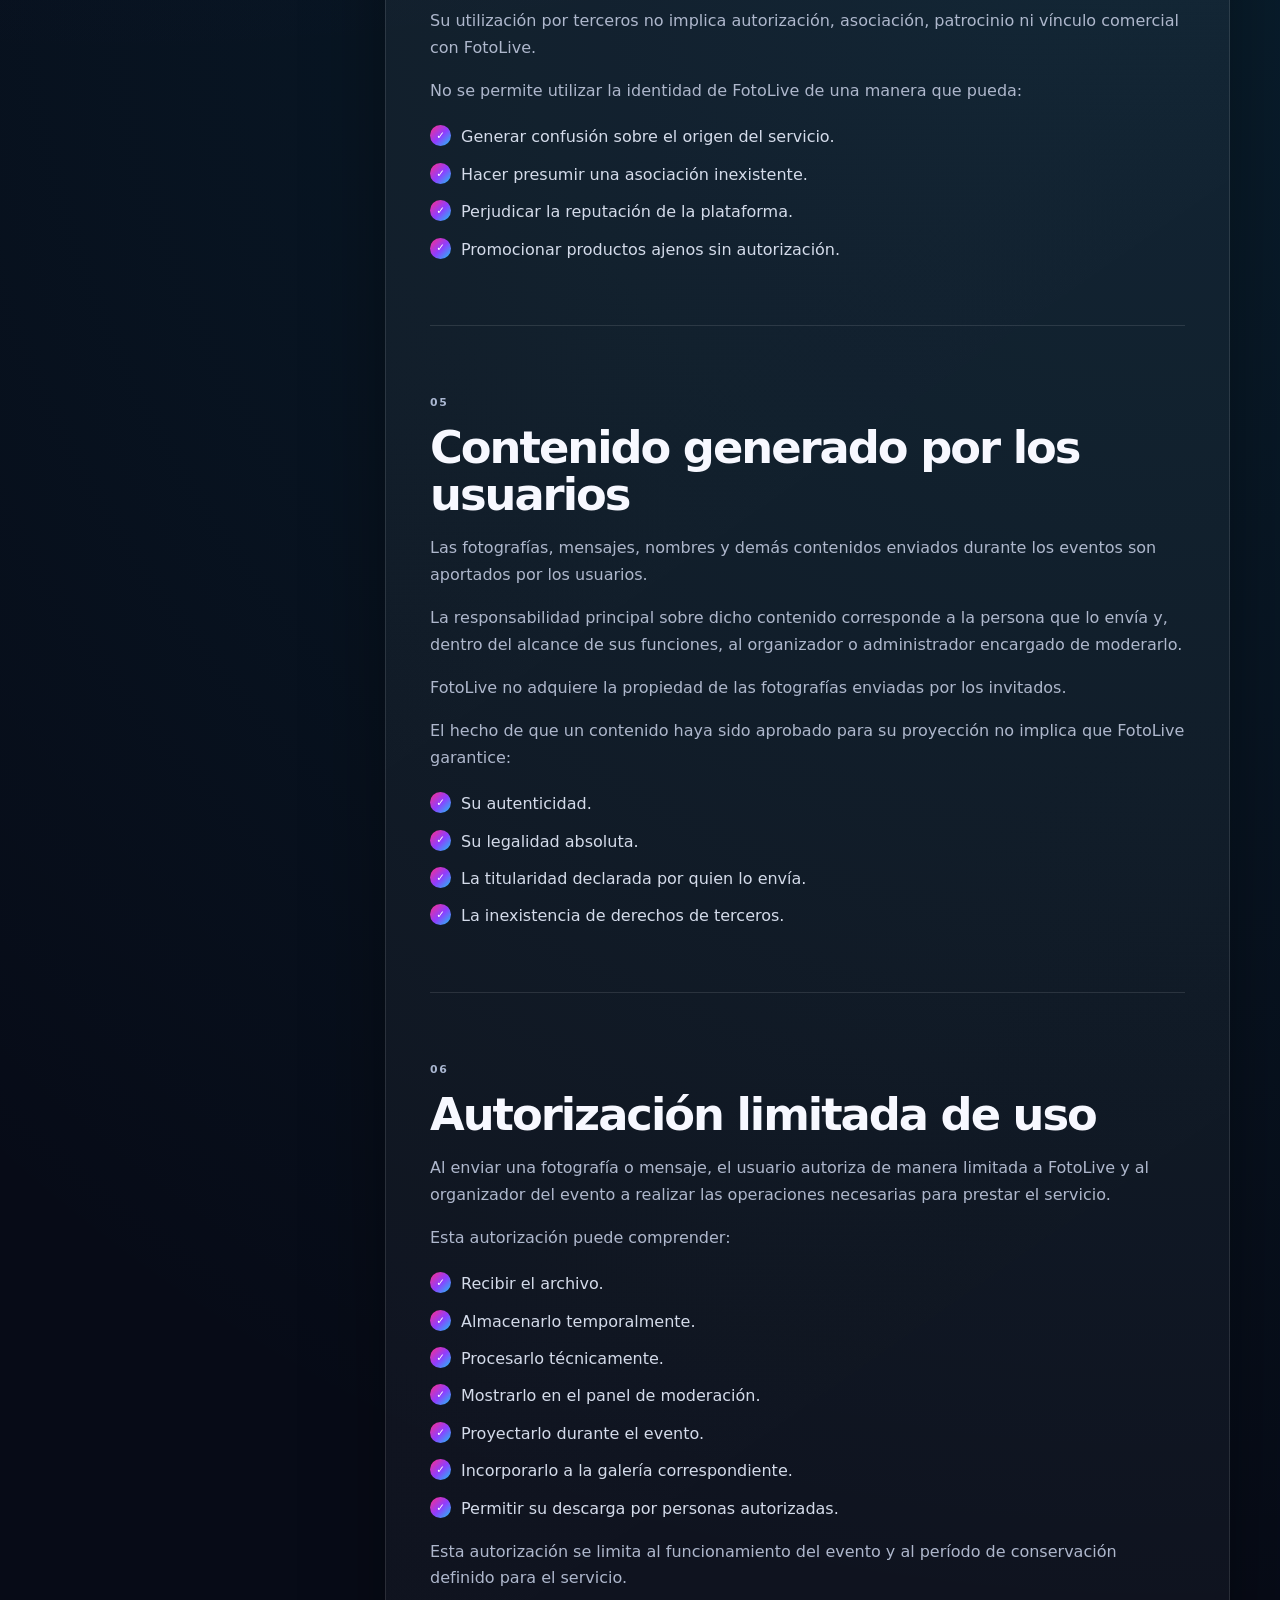
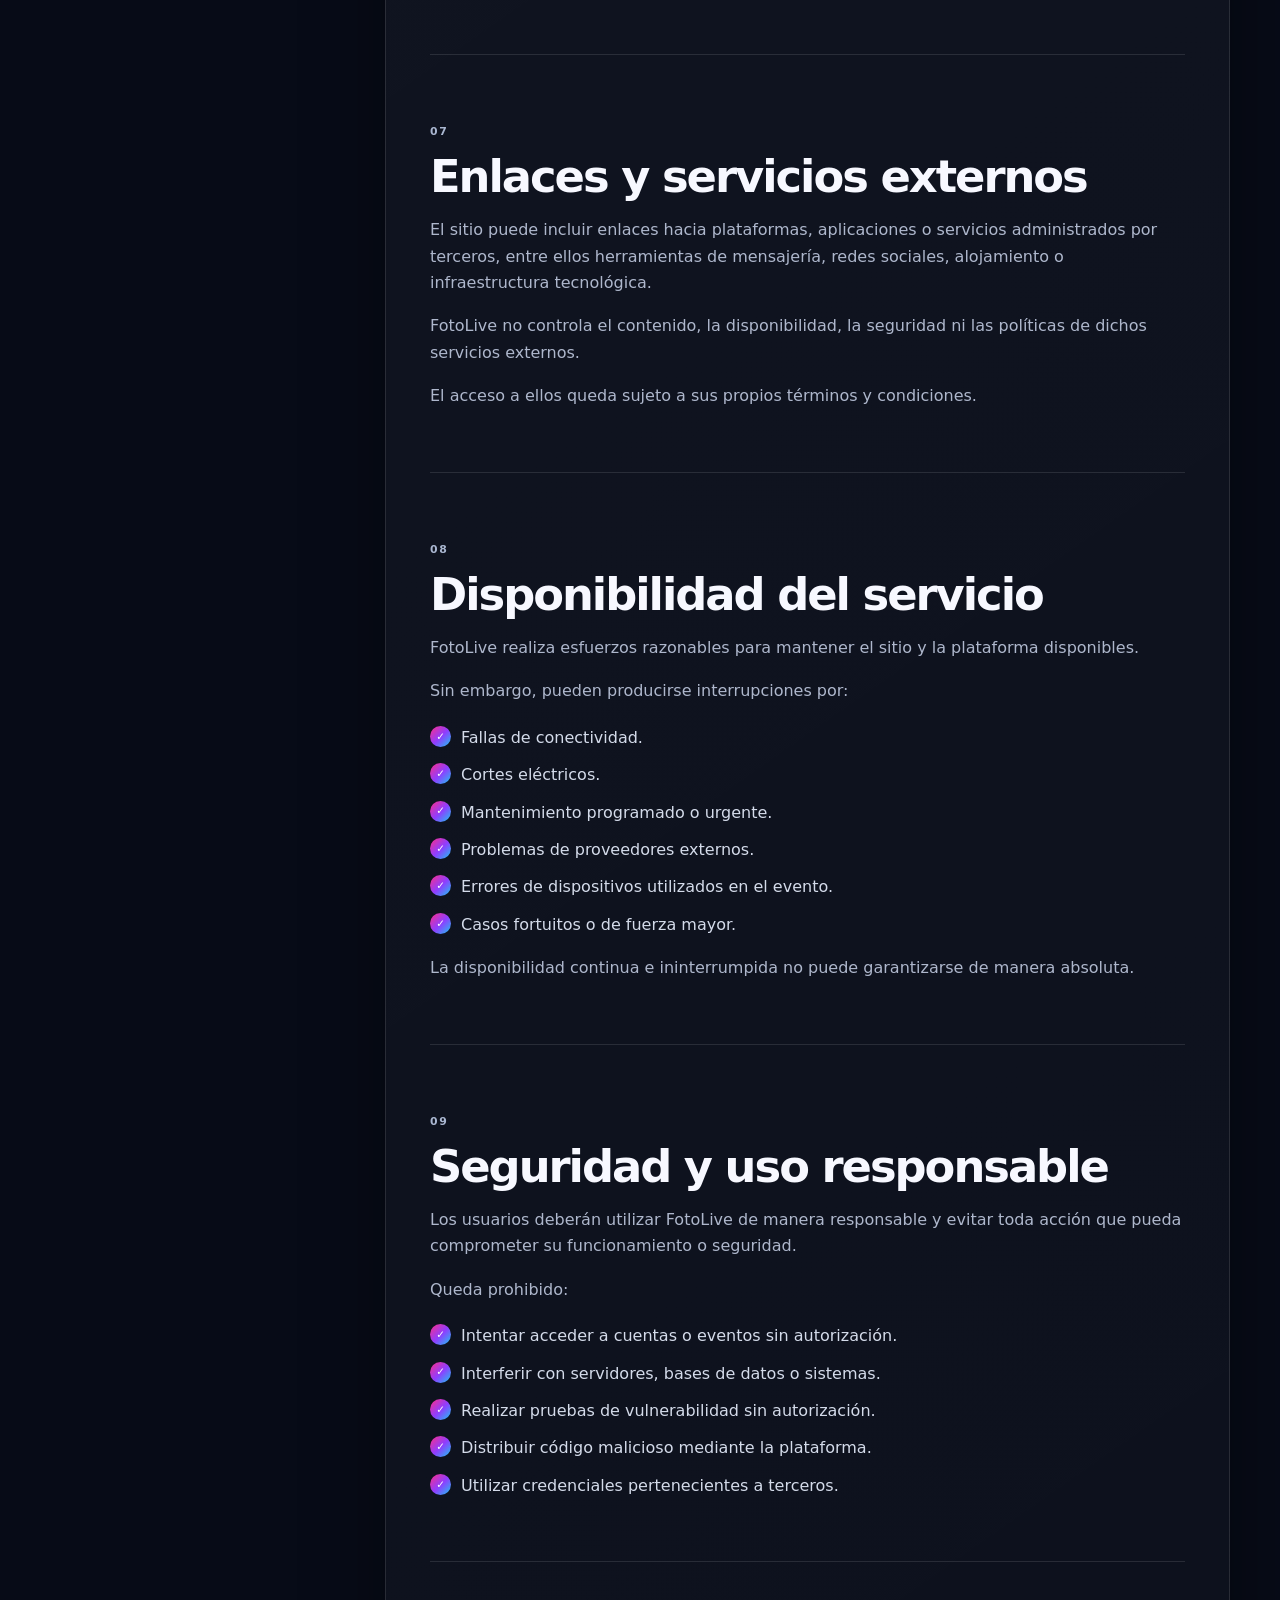
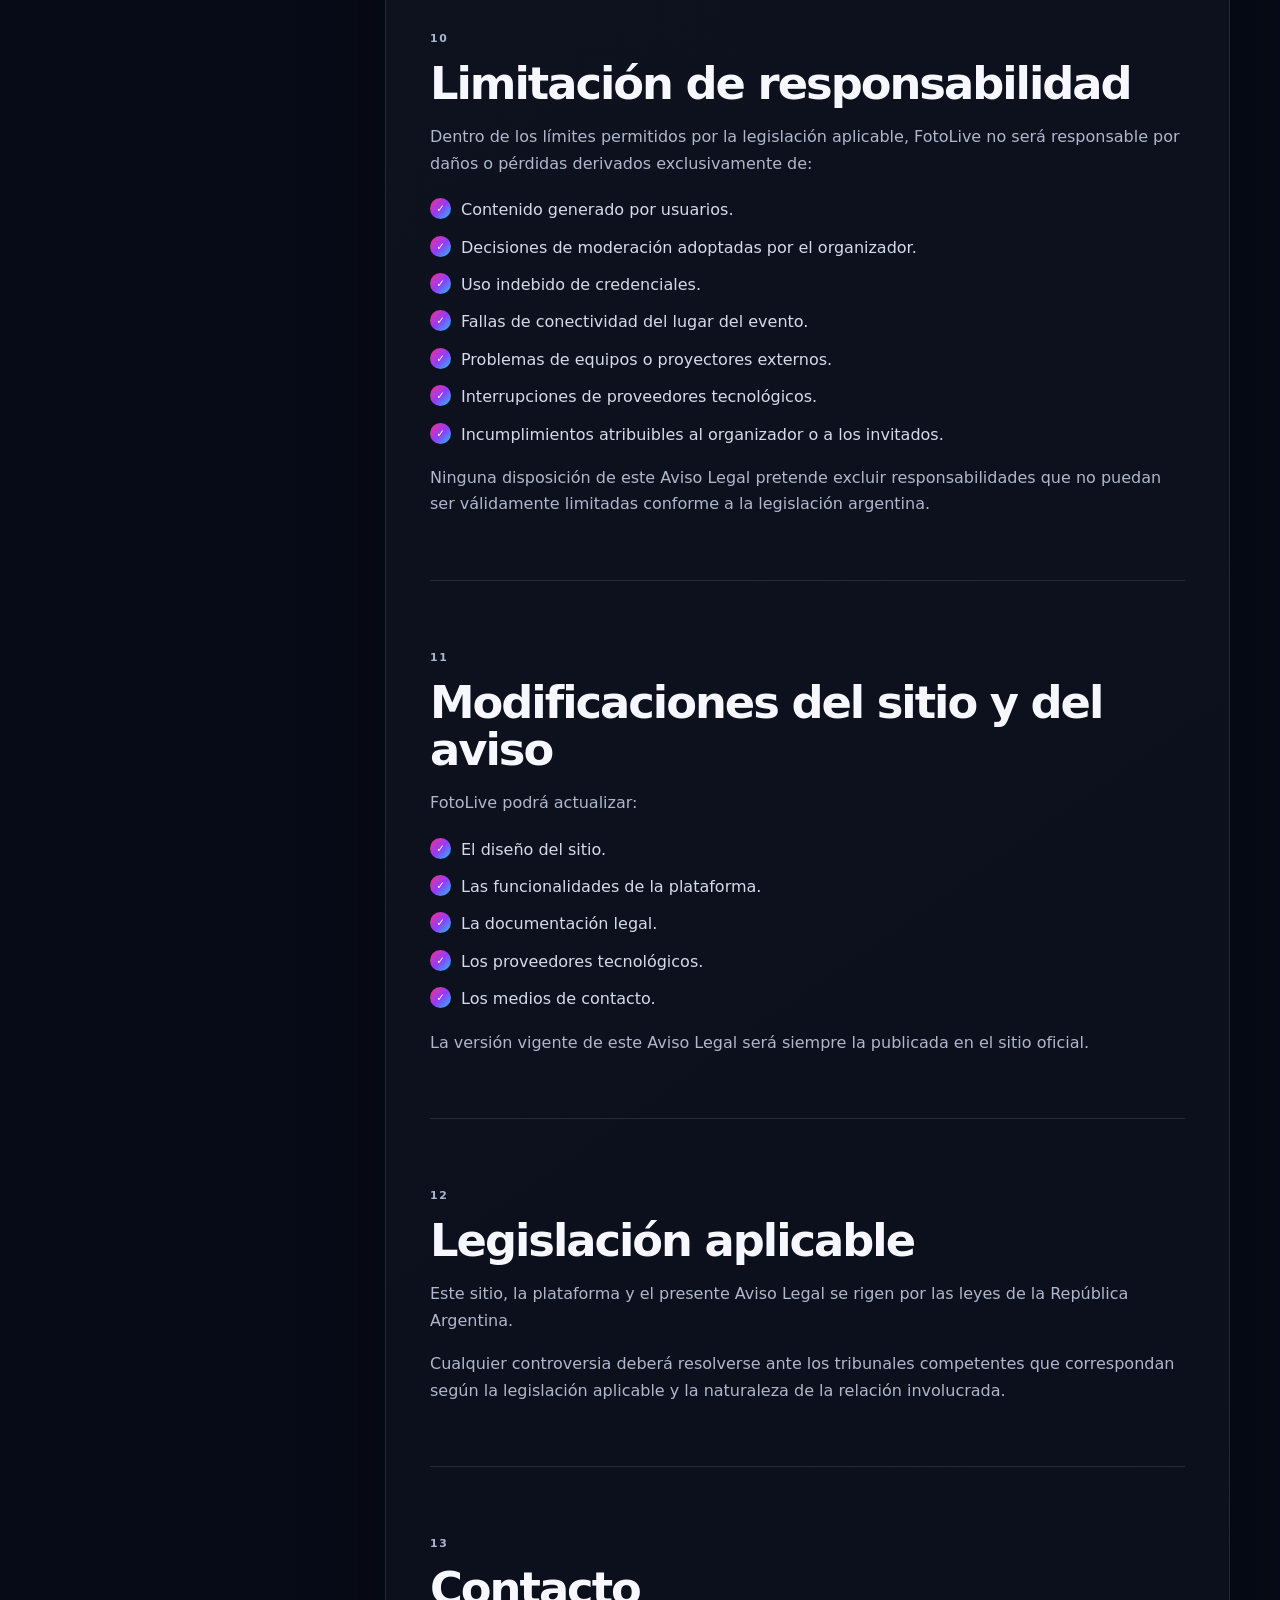
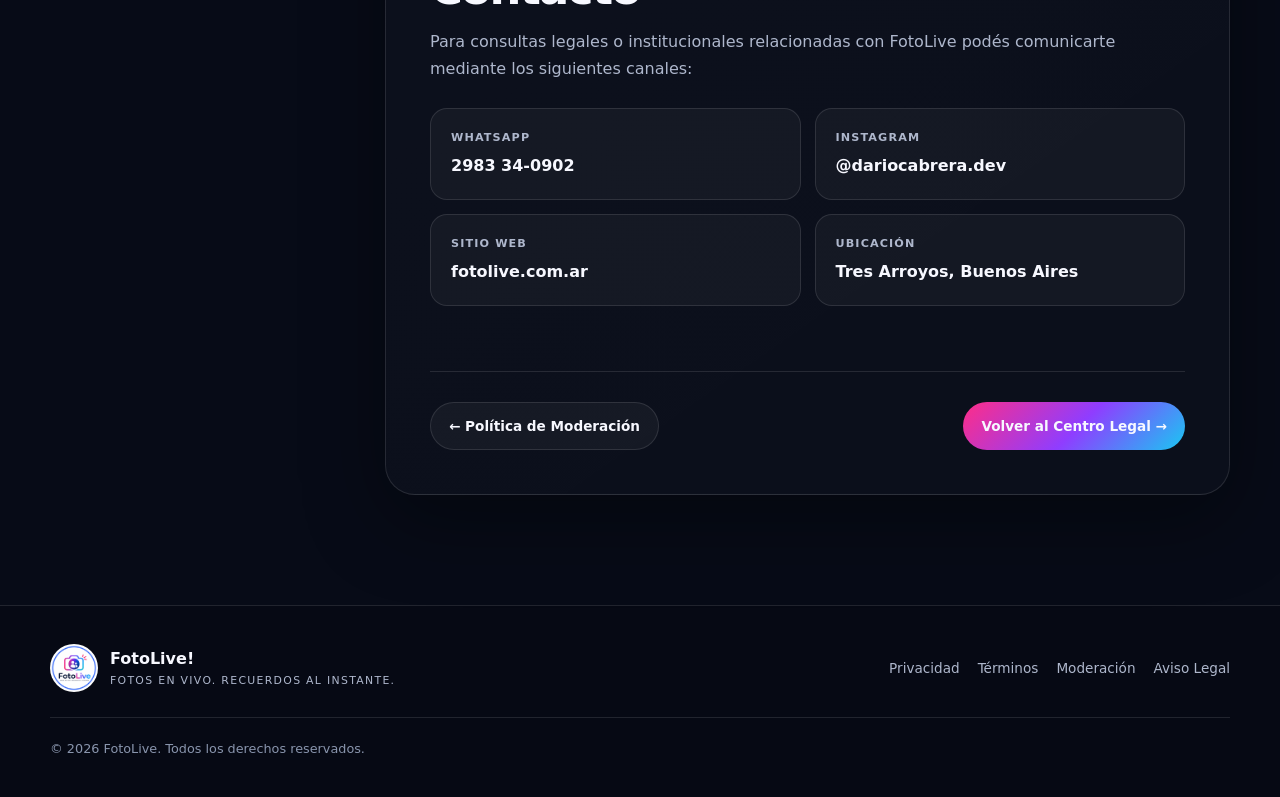
<file: legal/aviso-legal.html>
<!DOCTYPE html>
<html lang="es">
<head>
  <meta charset="UTF-8" />

  <meta
    name="viewport"
    content="width=device-width, initial-scale=1.0"
  />

  <meta
    name="description"
    content="Aviso Legal de FotoLive. Información sobre la titularidad del servicio, propiedad intelectual, responsabilidades y legislación aplicable."
  />

  <meta name="theme-color" content="#070b17" />

  <title>Aviso Legal | FotoLive</title>

  <link
    rel="icon"
    href="../assets/logo-fotolive.webp"
    type="image/webp"
  />

  <link rel="stylesheet" href="legal.css" />
</head>

<body>
  <header class="legal-header">
    <div class="legal-container legal-nav">
      <a class="legal-brand" href="../index.html">
        <img
          src="../assets/logo-fotolive.webp"
          alt="Logo FotoLive"
        />

        <div>
          <strong>FotoLive!</strong>
          <small>Centro Legal</small>
        </div>
      </a>

      <a class="legal-back" href="index.html">
        ← Volver al Centro Legal
      </a>
    </div>
  </header>

  <main>
    <section class="legal-document-hero">
      <div class="legal-container legal-document-heading">
        <span class="legal-eyebrow">
          Información institucional
        </span>

        <div class="legal-document-icon" aria-hidden="true">
          ⚖️
        </div>

        <h1>Aviso Legal</h1>

        <p>
          Este documento contiene información sobre la titularidad
          de FotoLive, la propiedad intelectual del sitio, el alcance
          del servicio y la normativa aplicable.
        </p>

        <div class="legal-update">
          <span>Última actualización</span>
          <strong>2 de agosto de 2026</strong>
        </div>
      </div>
    </section>

    <section class="legal-document-section">
      <div class="legal-container legal-document-layout">
        <aside class="legal-document-index">
          <span>Contenido</span>

          <nav>
            <a href="#informacion-general">
              Información general
            </a>

            <a href="#titular">
              1. Titular del servicio
            </a>

            <a href="#objeto">
              2. Objeto del sitio
            </a>

            <a href="#propiedad">
              3. Propiedad intelectual
            </a>

            <a href="#marca">
              4. Marca e identidad visual
            </a>

            <a href="#contenido-usuarios">
              5. Contenido de usuarios
            </a>

            <a href="#licencia">
              6. Autorización de uso
            </a>

            <a href="#enlaces">
              7. Enlaces externos
            </a>

            <a href="#disponibilidad">
              8. Disponibilidad
            </a>

            <a href="#seguridad">
              9. Seguridad
            </a>

            <a href="#responsabilidad">
              10. Responsabilidad
            </a>

            <a href="#modificaciones">
              11. Modificaciones
            </a>

            <a href="#legislacion">
              12. Legislación aplicable
            </a>

            <a href="#contacto">
              13. Contacto
            </a>
          </nav>
        </aside>

        <article class="legal-document">
          <section id="informacion-general">
            <span class="legal-section-number">
              Información institucional
            </span>

            <h2>Información general</h2>

            <p>
              FotoLive es una plataforma tecnológica destinada a
              facilitar la recepción, moderación, almacenamiento,
              proyección y descarga de fotografías y mensajes
              compartidos durante eventos.
            </p>

            <p>
              El acceso y uso del sitio web y de la plataforma se
              encuentran sujetos a este Aviso Legal, a los Términos
              y Condiciones, a la Política de Privacidad y a la
              Política de Moderación vigentes.
            </p>

            <div class="legal-highlight">
              <strong>
                FotoLive proporciona una herramienta tecnológica y
                no actúa como organizador, productor ni responsable
                directo de los eventos en los que se utiliza.
              </strong>
            </div>
          </section>

          <section id="titular">
            <span class="legal-section-number">01</span>

            <h2>Titular del servicio</h2>

            <p>
              El sitio web y la plataforma FotoLive son administrados
              por:
            </p>

            <div class="legal-contact-card">
              <div>
                <span>Titular</span>
                <strong>Darío Cabrera</strong>
              </div>

              <div>
                <span>Nombre comercial</span>
                <strong>FotoLive</strong>
              </div>

              <div>
                <span>Ubicación</span>
                <strong>
                  Tres Arroyos, Buenos Aires, Argentina
                </strong>
              </div>

              <div>
                <span>Sitio oficial</span>
                <a href="../index.html">
                  fotolive.com.ar
                </a>
              </div>
            </div>

            <p>
              Los datos fiscales, domicilio legal, correo electrónico
              específico y demás información registral serán
              incorporados cuando corresponda de acuerdo con la
              estructura jurídica y comercial adoptada para el
              servicio.
            </p>
          </section>

          <section id="objeto">
            <span class="legal-section-number">02</span>

            <h2>Objeto del sitio</h2>

            <p>
              El sitio oficial de FotoLive tiene como finalidad:
            </p>

            <ul>
              <li>
                Informar sobre las características del servicio.
              </li>

              <li>
                Permitir el acceso a demostraciones de la plataforma.
              </li>

              <li>
                Facilitar el contacto con potenciales clientes.
              </li>

              <li>
                Brindar acceso a los paneles habilitados.
              </li>

              <li>
                Publicar información legal y operativa.
              </li>

              <li>
                Permitir la participación de invitados en eventos
                configurados mediante FotoLive.
              </li>
            </ul>
          </section>

          <section id="propiedad">
            <span class="legal-section-number">03</span>

            <h2>Propiedad intelectual</h2>

            <p>
              Salvo que se indique expresamente lo contrario, los
              elementos propios que integran FotoLive se encuentran
              protegidos por la legislación aplicable en materia de
              propiedad intelectual.
            </p>

            <p>
              Entre estos elementos pueden incluirse:
            </p>

            <ul>
              <li>Diseño del sitio y de la plataforma.</li>
              <li>Logotipo e identidad visual.</li>
              <li>Textos y documentación.</li>
              <li>Interfaces y componentes gráficos.</li>
              <li>Código fuente propio.</li>
              <li>Organización y estructura del servicio.</li>
              <li>Material promocional.</li>
              <li>Funcionalidades desarrolladas para FotoLive.</li>
            </ul>

            <p>
              Queda prohibida su reproducción, distribución,
              modificación, comercialización o utilización no
              autorizada, salvo en los casos permitidos por la
              legislación vigente.
            </p>
          </section>

          <section id="marca">
            <span class="legal-section-number">04</span>

            <h2>Marca e identidad visual</h2>

            <p>
              El nombre FotoLive, su logotipo, eslogan, estética,
              elementos gráficos y signos distintivos forman parte
              de la identidad comercial del servicio.
            </p>

            <p>
              Su utilización por terceros no implica autorización,
              asociación, patrocinio ni vínculo comercial con
              FotoLive.
            </p>

            <p>
              No se permite utilizar la identidad de FotoLive de una
              manera que pueda:
            </p>

            <ul>
              <li>Generar confusión sobre el origen del servicio.</li>
              <li>Hacer presumir una asociación inexistente.</li>
              <li>Perjudicar la reputación de la plataforma.</li>
              <li>Promocionar productos ajenos sin autorización.</li>
            </ul>
          </section>

          <section id="contenido-usuarios">
            <span class="legal-section-number">05</span>

            <h2>Contenido generado por los usuarios</h2>

            <p>
              Las fotografías, mensajes, nombres y demás contenidos
              enviados durante los eventos son aportados por los
              usuarios.
            </p>

            <p>
              La responsabilidad principal sobre dicho contenido
              corresponde a la persona que lo envía y, dentro del
              alcance de sus funciones, al organizador o administrador
              encargado de moderarlo.
            </p>

            <p>
              FotoLive no adquiere la propiedad de las fotografías
              enviadas por los invitados.
            </p>

            <p>
              El hecho de que un contenido haya sido aprobado para su
              proyección no implica que FotoLive garantice:
            </p>

            <ul>
              <li>Su autenticidad.</li>
              <li>Su legalidad absoluta.</li>
              <li>La titularidad declarada por quien lo envía.</li>
              <li>La inexistencia de derechos de terceros.</li>
            </ul>
          </section>

          <section id="licencia">
            <span class="legal-section-number">06</span>

            <h2>Autorización limitada de uso</h2>

            <p>
              Al enviar una fotografía o mensaje, el usuario autoriza
              de manera limitada a FotoLive y al organizador del
              evento a realizar las operaciones necesarias para
              prestar el servicio.
            </p>

            <p>
              Esta autorización puede comprender:
            </p>

            <ul>
              <li>Recibir el archivo.</li>
              <li>Almacenarlo temporalmente.</li>
              <li>Procesarlo técnicamente.</li>
              <li>Mostrarlo en el panel de moderación.</li>
              <li>Proyectarlo durante el evento.</li>
              <li>Incorporarlo a la galería correspondiente.</li>
              <li>
                Permitir su descarga por personas autorizadas.
              </li>
            </ul>

            <p>
              Esta autorización se limita al funcionamiento del evento
              y al período de conservación definido para el servicio.
            </p>
          </section>

          <section id="enlaces">
            <span class="legal-section-number">07</span>

            <h2>Enlaces y servicios externos</h2>

            <p>
              El sitio puede incluir enlaces hacia plataformas,
              aplicaciones o servicios administrados por terceros,
              entre ellos herramientas de mensajería, redes sociales,
              alojamiento o infraestructura tecnológica.
            </p>

            <p>
              FotoLive no controla el contenido, la disponibilidad,
              la seguridad ni las políticas de dichos servicios
              externos.
            </p>

            <p>
              El acceso a ellos queda sujeto a sus propios términos y
              condiciones.
            </p>
          </section>

          <section id="disponibilidad">
            <span class="legal-section-number">08</span>

            <h2>Disponibilidad del servicio</h2>

            <p>
              FotoLive realiza esfuerzos razonables para mantener el
              sitio y la plataforma disponibles.
            </p>

            <p>
              Sin embargo, pueden producirse interrupciones por:
            </p>

            <ul>
              <li>Fallas de conectividad.</li>
              <li>Cortes eléctricos.</li>
              <li>Mantenimiento programado o urgente.</li>
              <li>Problemas de proveedores externos.</li>
              <li>Errores de dispositivos utilizados en el evento.</li>
              <li>Casos fortuitos o de fuerza mayor.</li>
            </ul>

            <p>
              La disponibilidad continua e ininterrumpida no puede
              garantizarse de manera absoluta.
            </p>
          </section>

          <section id="seguridad">
            <span class="legal-section-number">09</span>

            <h2>Seguridad y uso responsable</h2>

            <p>
              Los usuarios deberán utilizar FotoLive de manera
              responsable y evitar toda acción que pueda comprometer
              su funcionamiento o seguridad.
            </p>

            <p>
              Queda prohibido:
            </p>

            <ul>
              <li>
                Intentar acceder a cuentas o eventos sin autorización.
              </li>

              <li>
                Interferir con servidores, bases de datos o sistemas.
              </li>

              <li>
                Realizar pruebas de vulnerabilidad sin autorización.
              </li>

              <li>
                Distribuir código malicioso mediante la plataforma.
              </li>

              <li>
                Utilizar credenciales pertenecientes a terceros.
              </li>
            </ul>
          </section>

          <section id="responsabilidad">
            <span class="legal-section-number">10</span>

            <h2>Limitación de responsabilidad</h2>

            <p>
              Dentro de los límites permitidos por la legislación
              aplicable, FotoLive no será responsable por daños o
              pérdidas derivados exclusivamente de:
            </p>

            <ul>
              <li>Contenido generado por usuarios.</li>
              <li>
                Decisiones de moderación adoptadas por el organizador.
              </li>
              <li>Uso indebido de credenciales.</li>
              <li>Fallas de conectividad del lugar del evento.</li>
              <li>Problemas de equipos o proyectores externos.</li>
              <li>Interrupciones de proveedores tecnológicos.</li>
              <li>
                Incumplimientos atribuibles al organizador o a los
                invitados.
              </li>
            </ul>

            <p>
              Ninguna disposición de este Aviso Legal pretende excluir
              responsabilidades que no puedan ser válidamente
              limitadas conforme a la legislación argentina.
            </p>
          </section>

          <section id="modificaciones">
            <span class="legal-section-number">11</span>

            <h2>Modificaciones del sitio y del aviso</h2>

            <p>
              FotoLive podrá actualizar:
            </p>

            <ul>
              <li>El diseño del sitio.</li>
              <li>Las funcionalidades de la plataforma.</li>
              <li>La documentación legal.</li>
              <li>Los proveedores tecnológicos.</li>
              <li>Los medios de contacto.</li>
            </ul>

            <p>
              La versión vigente de este Aviso Legal será siempre la
              publicada en el sitio oficial.
            </p>
          </section>

          <section id="legislacion">
            <span class="legal-section-number">12</span>

            <h2>Legislación aplicable</h2>

            <p>
              Este sitio, la plataforma y el presente Aviso Legal se
              rigen por las leyes de la República Argentina.
            </p>

            <p>
              Cualquier controversia deberá resolverse ante los
              tribunales competentes que correspondan según la
              legislación aplicable y la naturaleza de la relación
              involucrada.
            </p>
          </section>

          <section id="contacto">
            <span class="legal-section-number">13</span>

            <h2>Contacto</h2>

            <p>
              Para consultas legales o institucionales relacionadas
              con FotoLive podés comunicarte mediante los siguientes
              canales:
            </p>

            <div class="legal-contact-card">
              <div>
                <span>WhatsApp</span>

                <a
                  href="https://wa.me/5492983419423"
                  target="_blank"
                  rel="noopener"
                >
                  2983 34-0902
                </a>
              </div>

              <div>
                <span>Instagram</span>

                <a
                  href="https://instagram.com/dariocabrera.dev"
                  target="_blank"
                  rel="noopener"
                >
                  @dariocabrera.dev
                </a>
              </div>

              <div>
                <span>Sitio web</span>

                <a href="../index.html">
                  fotolive.com.ar
                </a>
              </div>

              <div>
                <span>Ubicación</span>

                <strong>
                  Tres Arroyos, Buenos Aires
                </strong>
              </div>
            </div>
          </section>

          <nav class="legal-document-navigation">
            <a href="moderacion.html">
              ← Política de Moderación
            </a>

            <a href="index.html">
              Volver al Centro Legal →
            </a>
          </nav>
        </article>
      </div>
    </section>
  </main>

  <footer class="legal-footer">
    <div class="legal-container legal-footer-content">
      <div class="legal-brand">
        <img
          src="../assets/logo-fotolive.webp"
          alt="Logo FotoLive"
        />

        <div>
          <strong>FotoLive!</strong>
          <small>
            Fotos en vivo. Recuerdos al instante.
          </small>
        </div>
      </div>

      <div class="legal-footer-links">
        <a href="privacidad.html">Privacidad</a>
        <a href="terminos.html">Términos</a>
        <a href="moderacion.html">Moderación</a>
        <a href="aviso-legal.html">Aviso Legal</a>
      </div>

      <p>
        © 2026 FotoLive. Todos los derechos reservados.
      </p>
    </div>
  </footer>
</body>
</html>
</file>
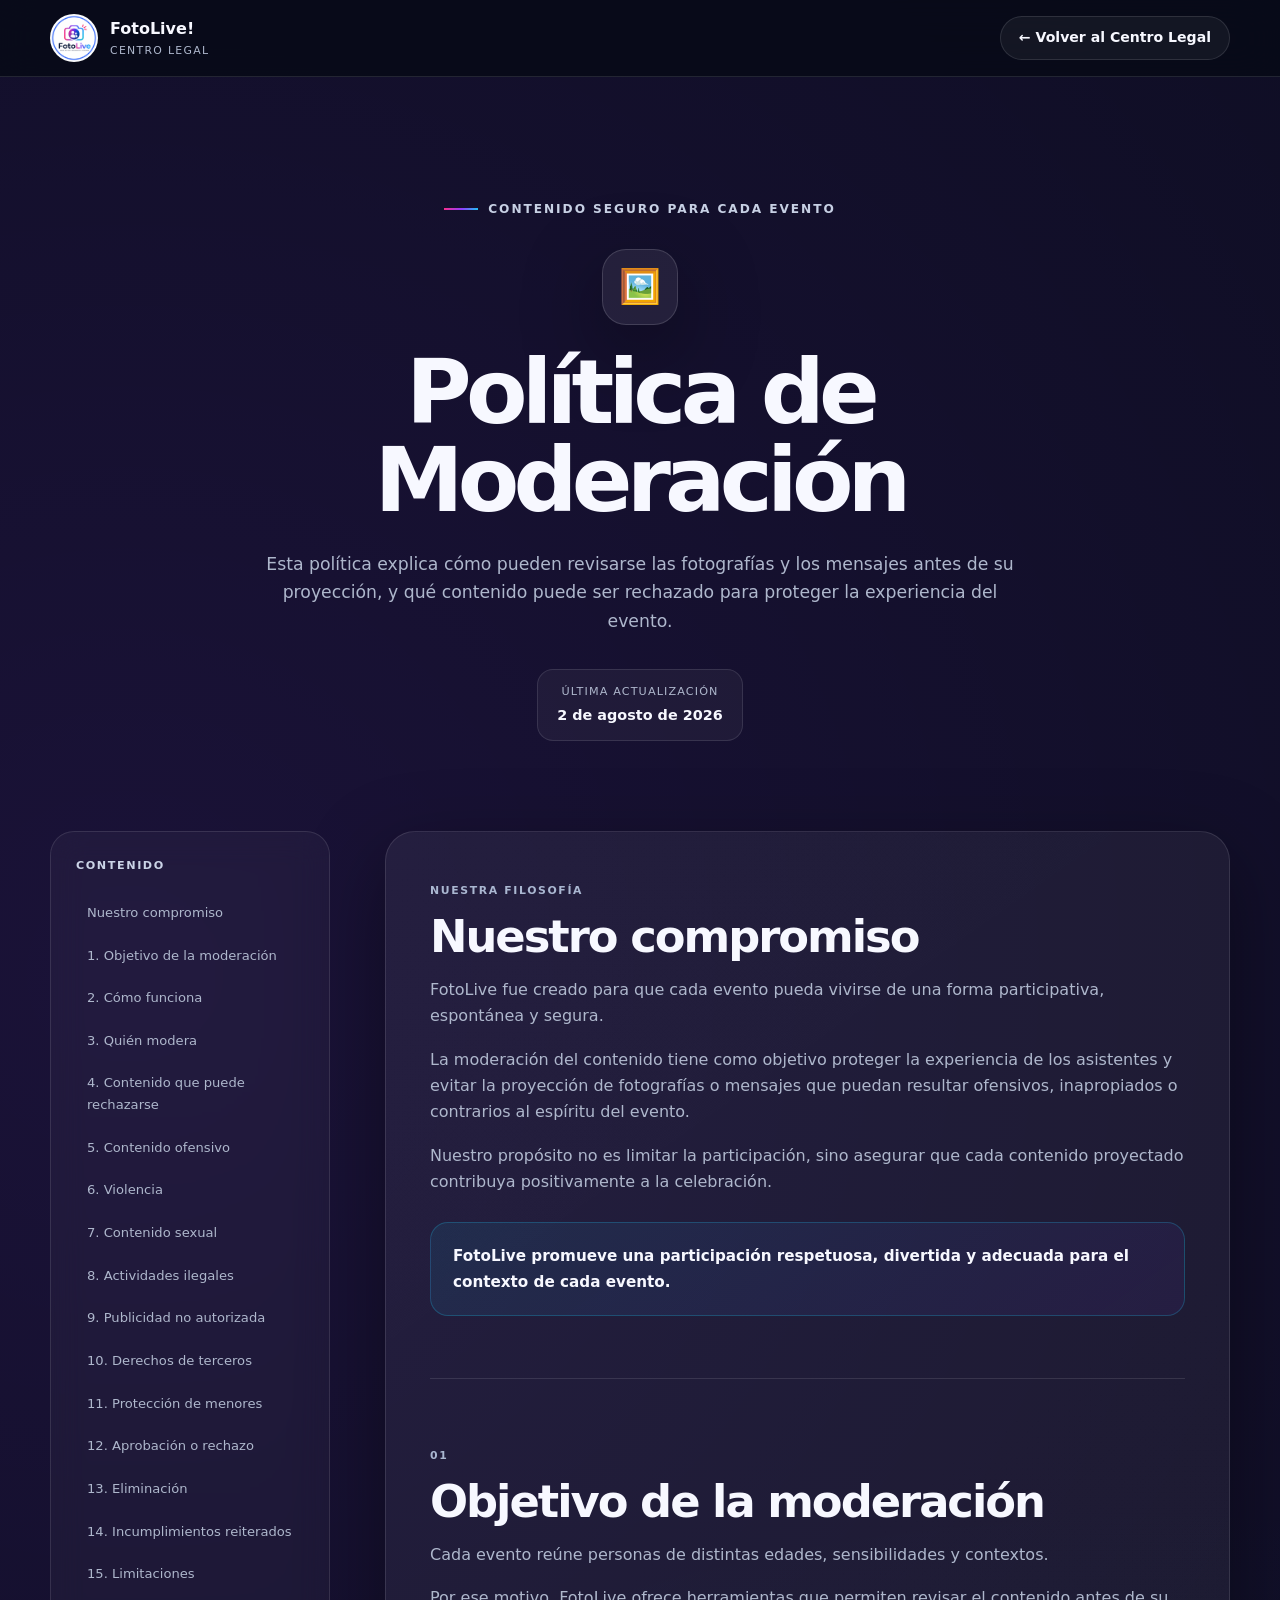
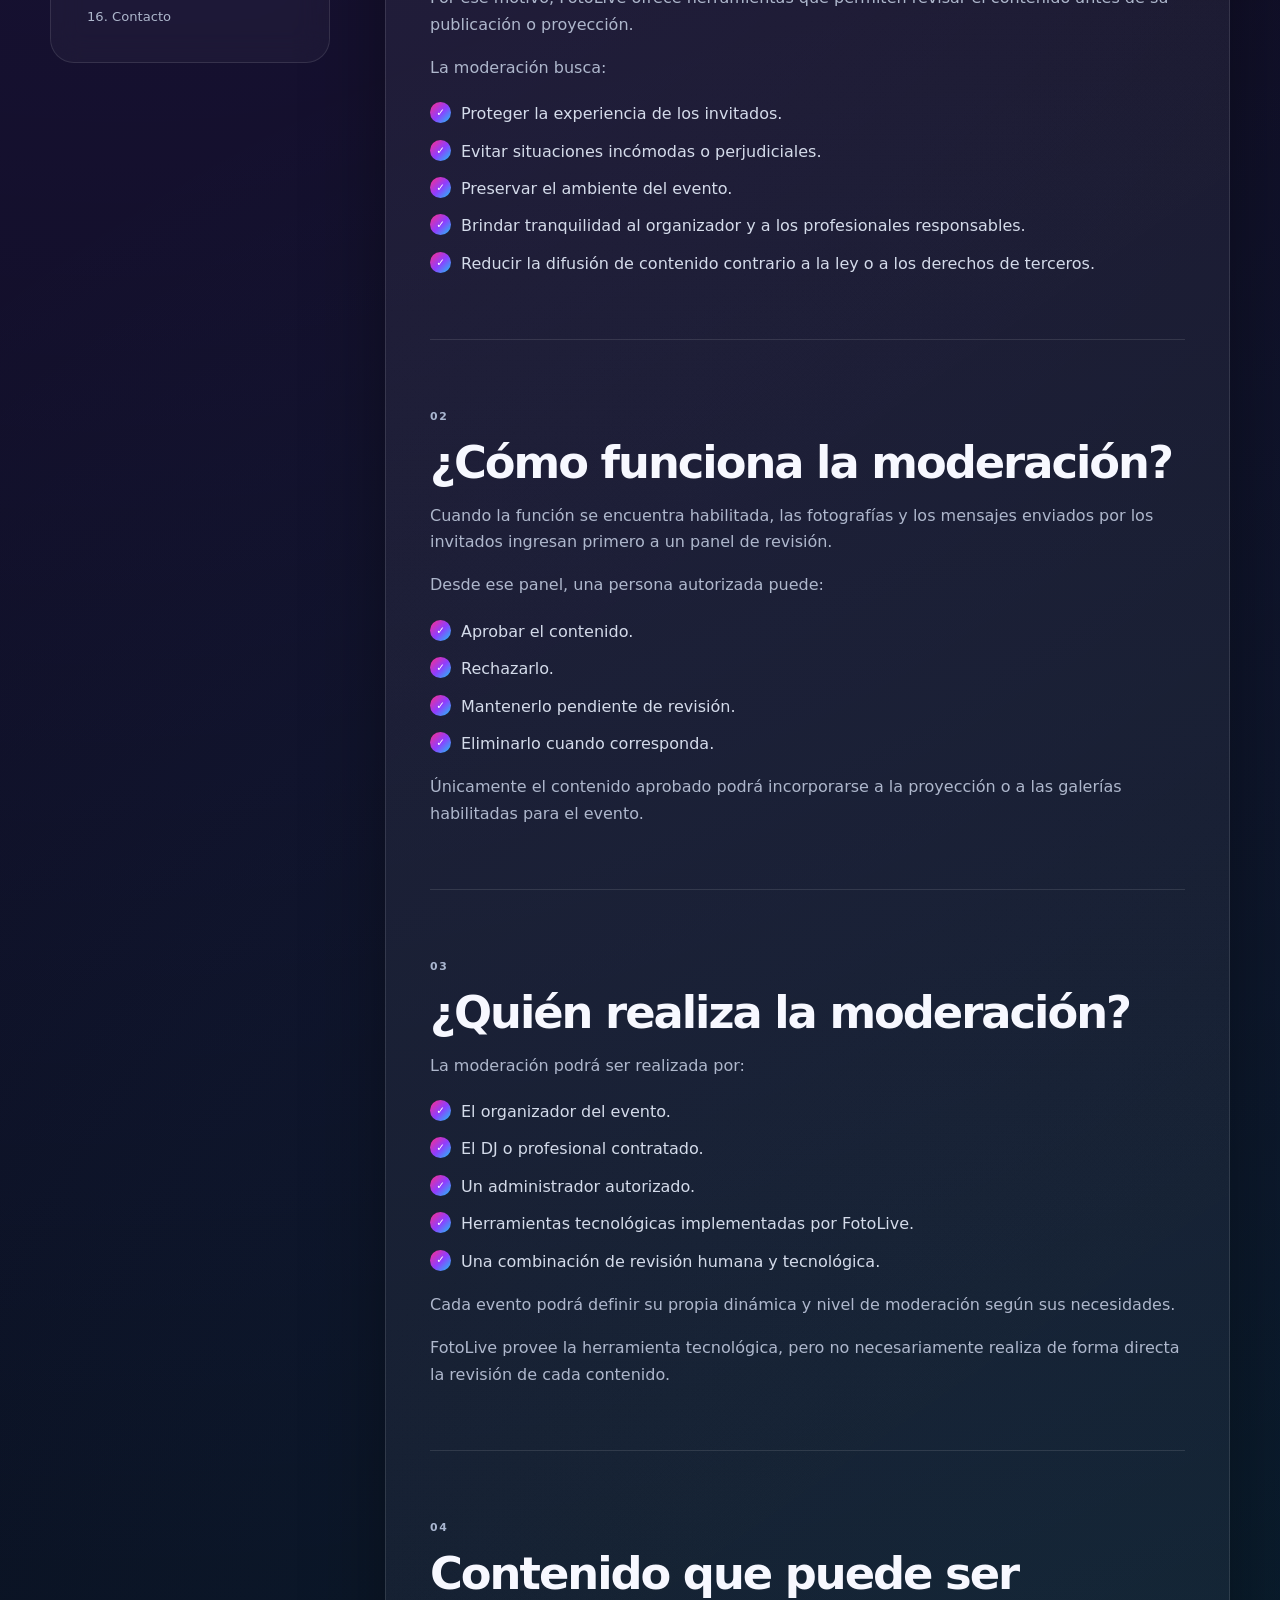
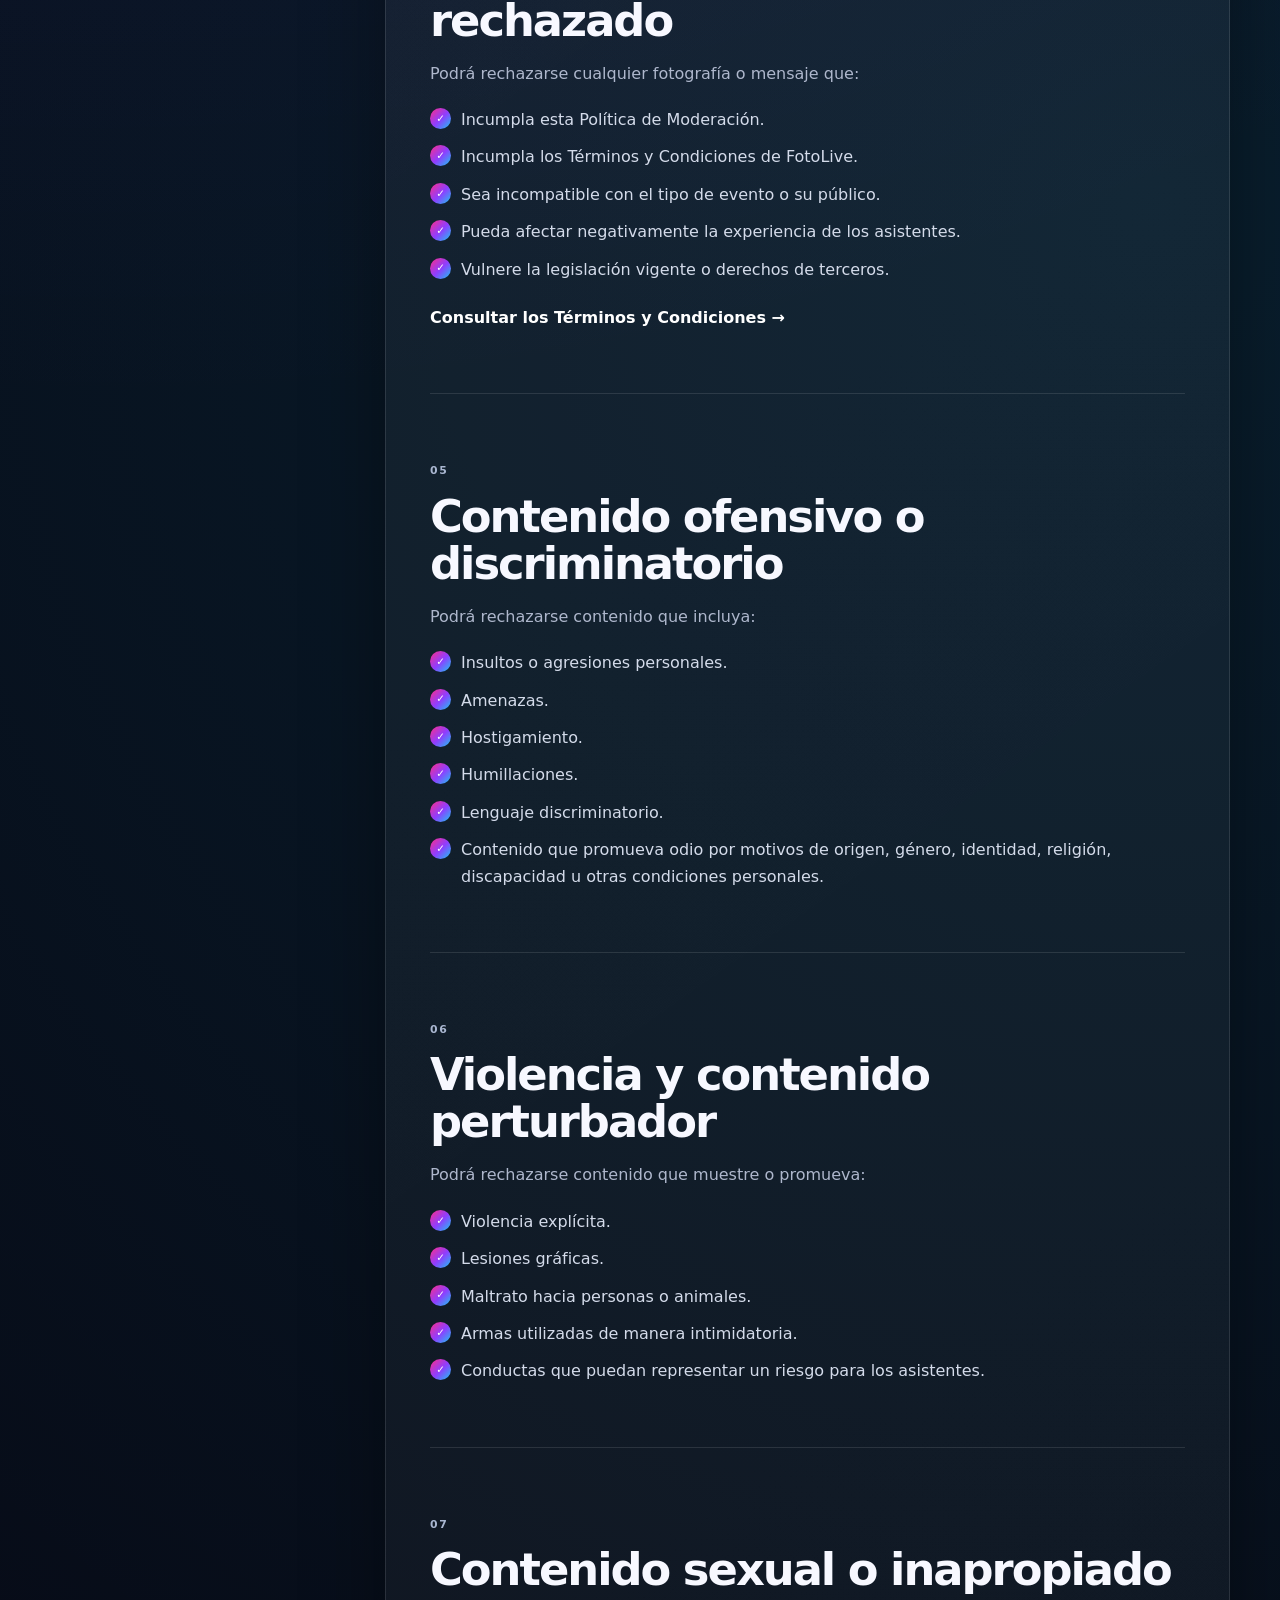
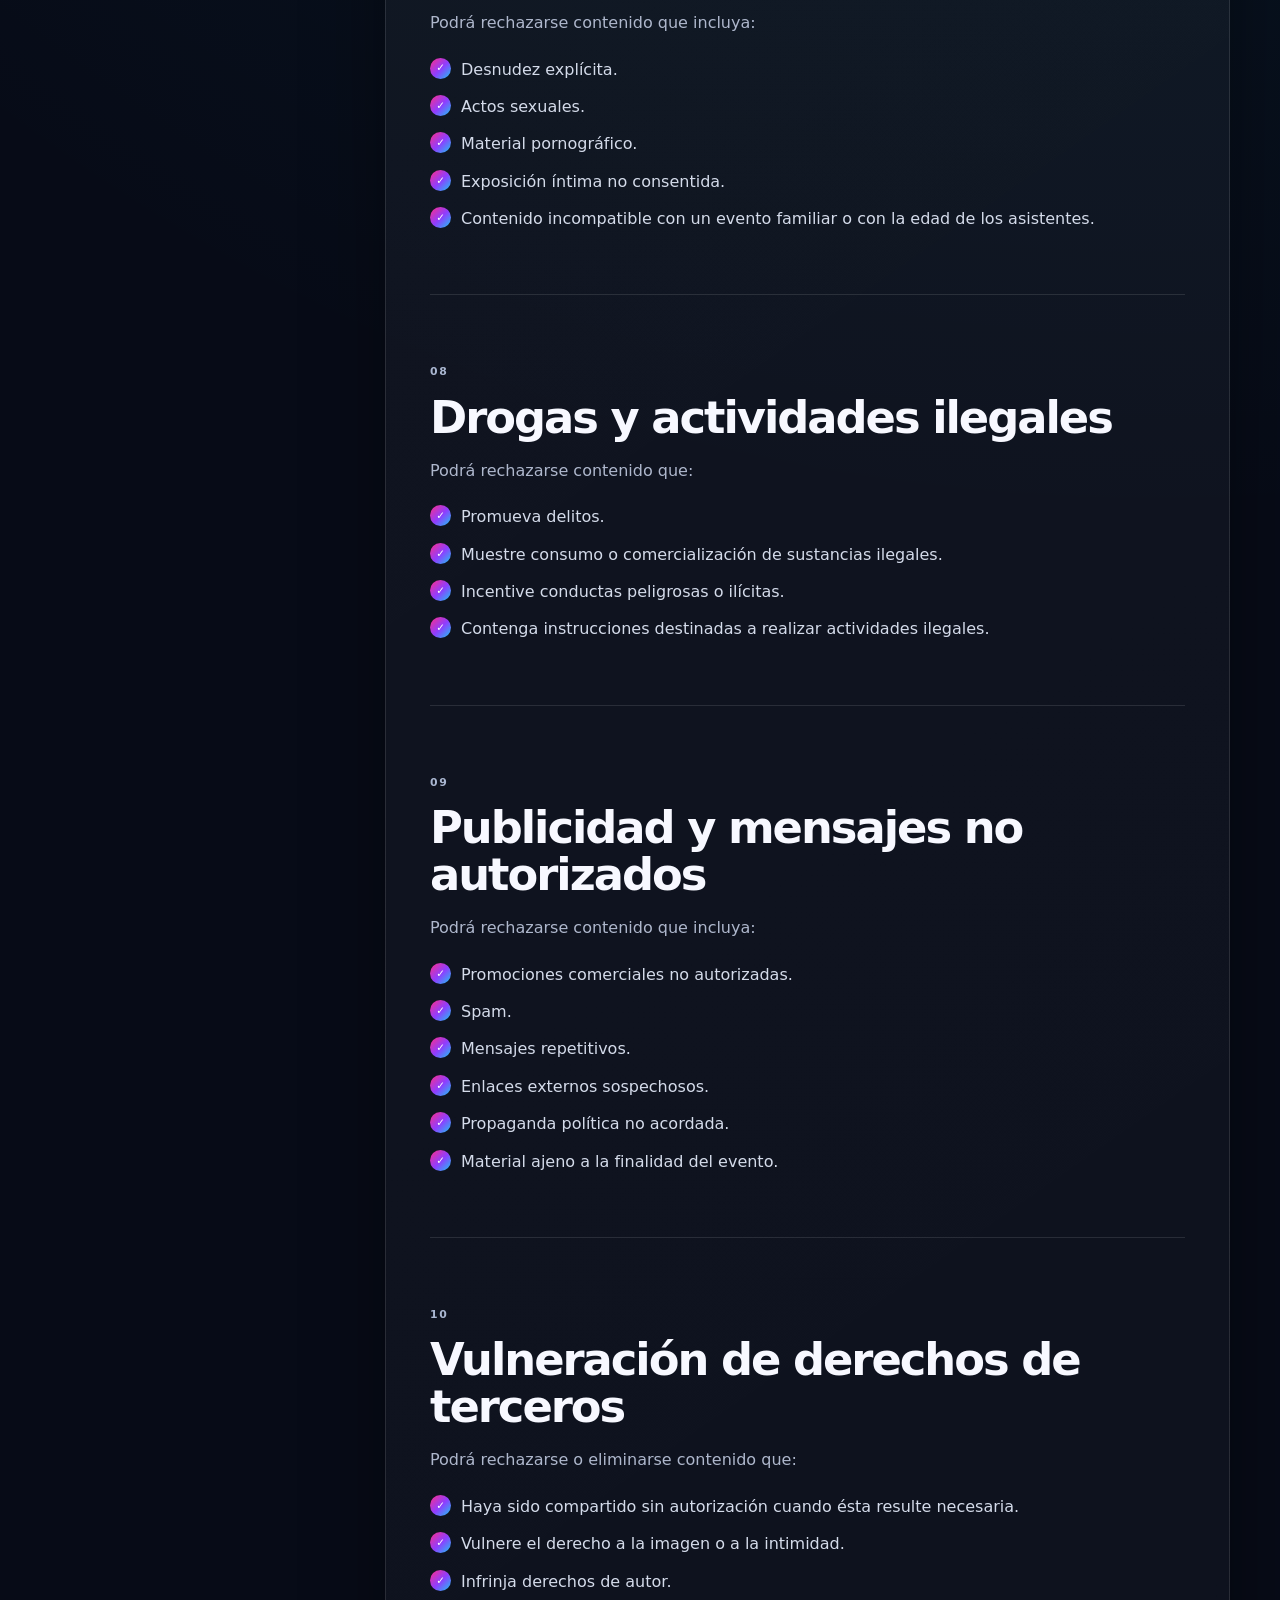
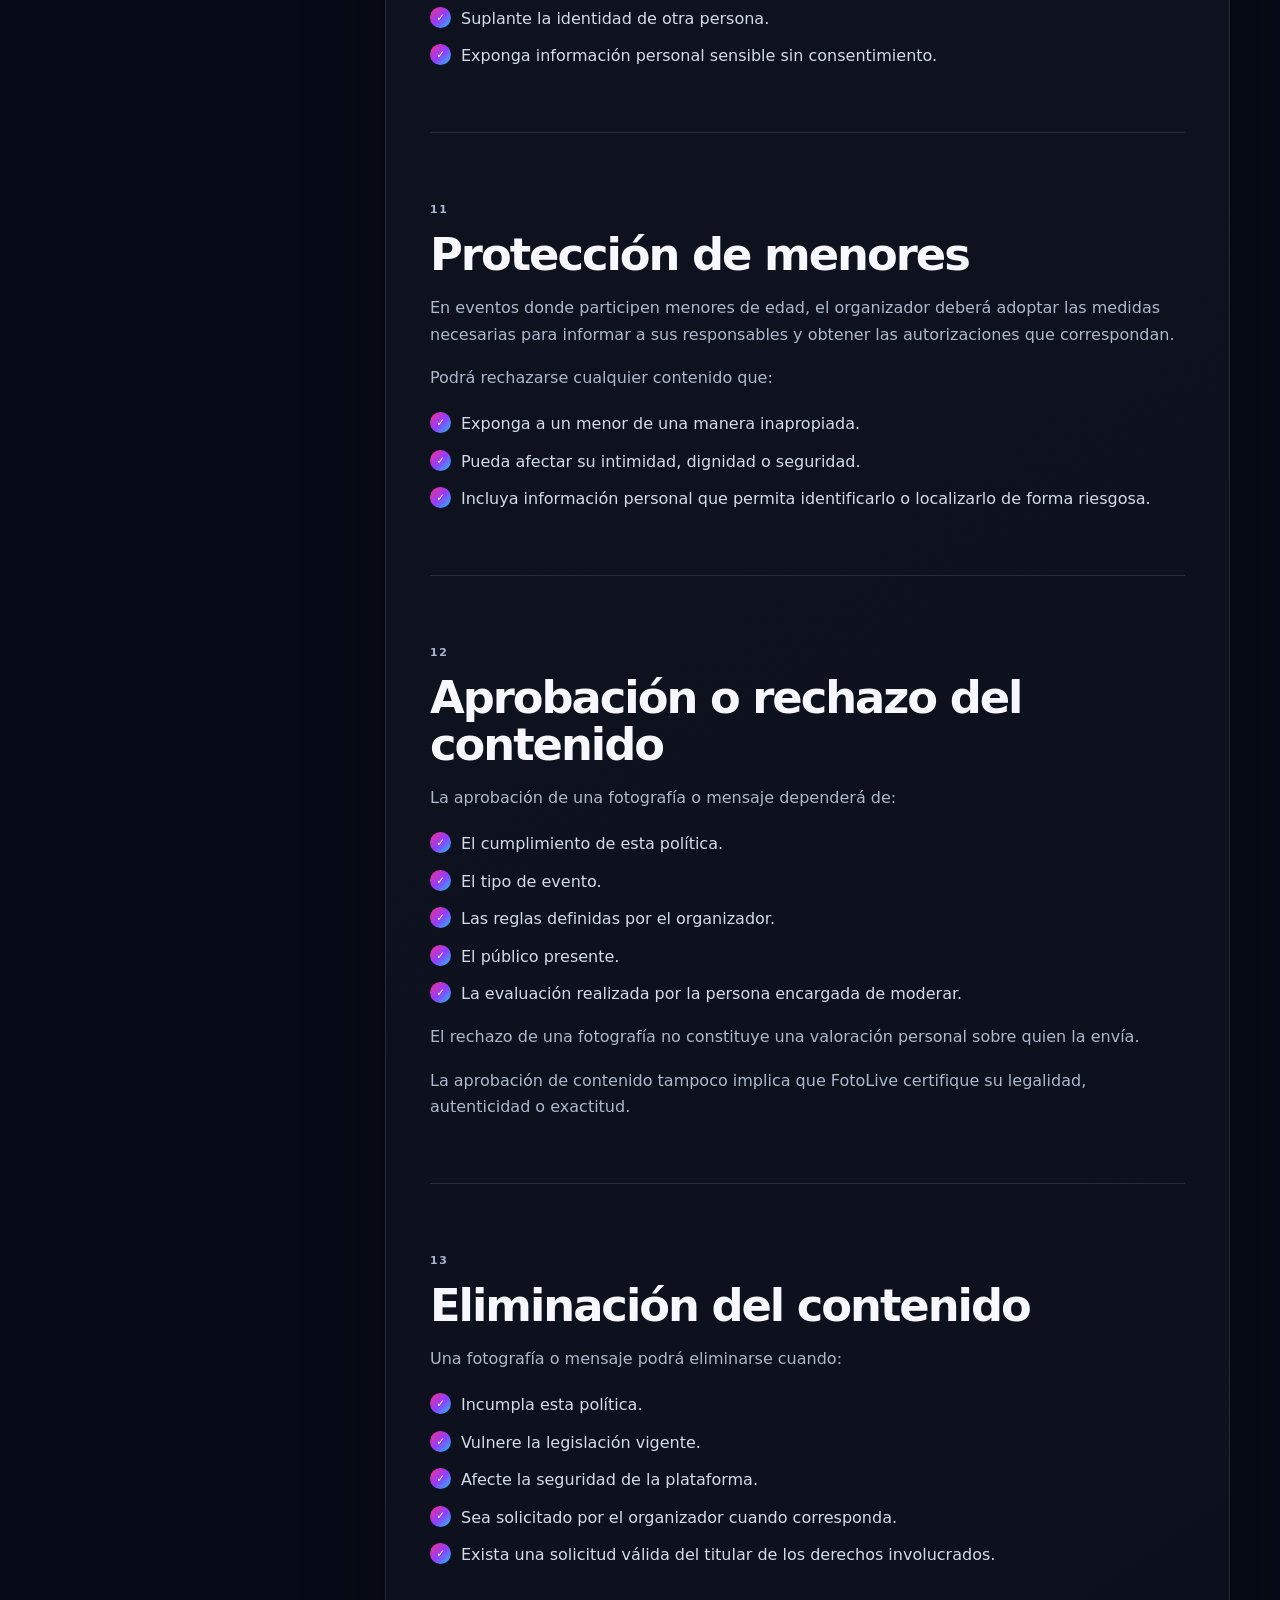
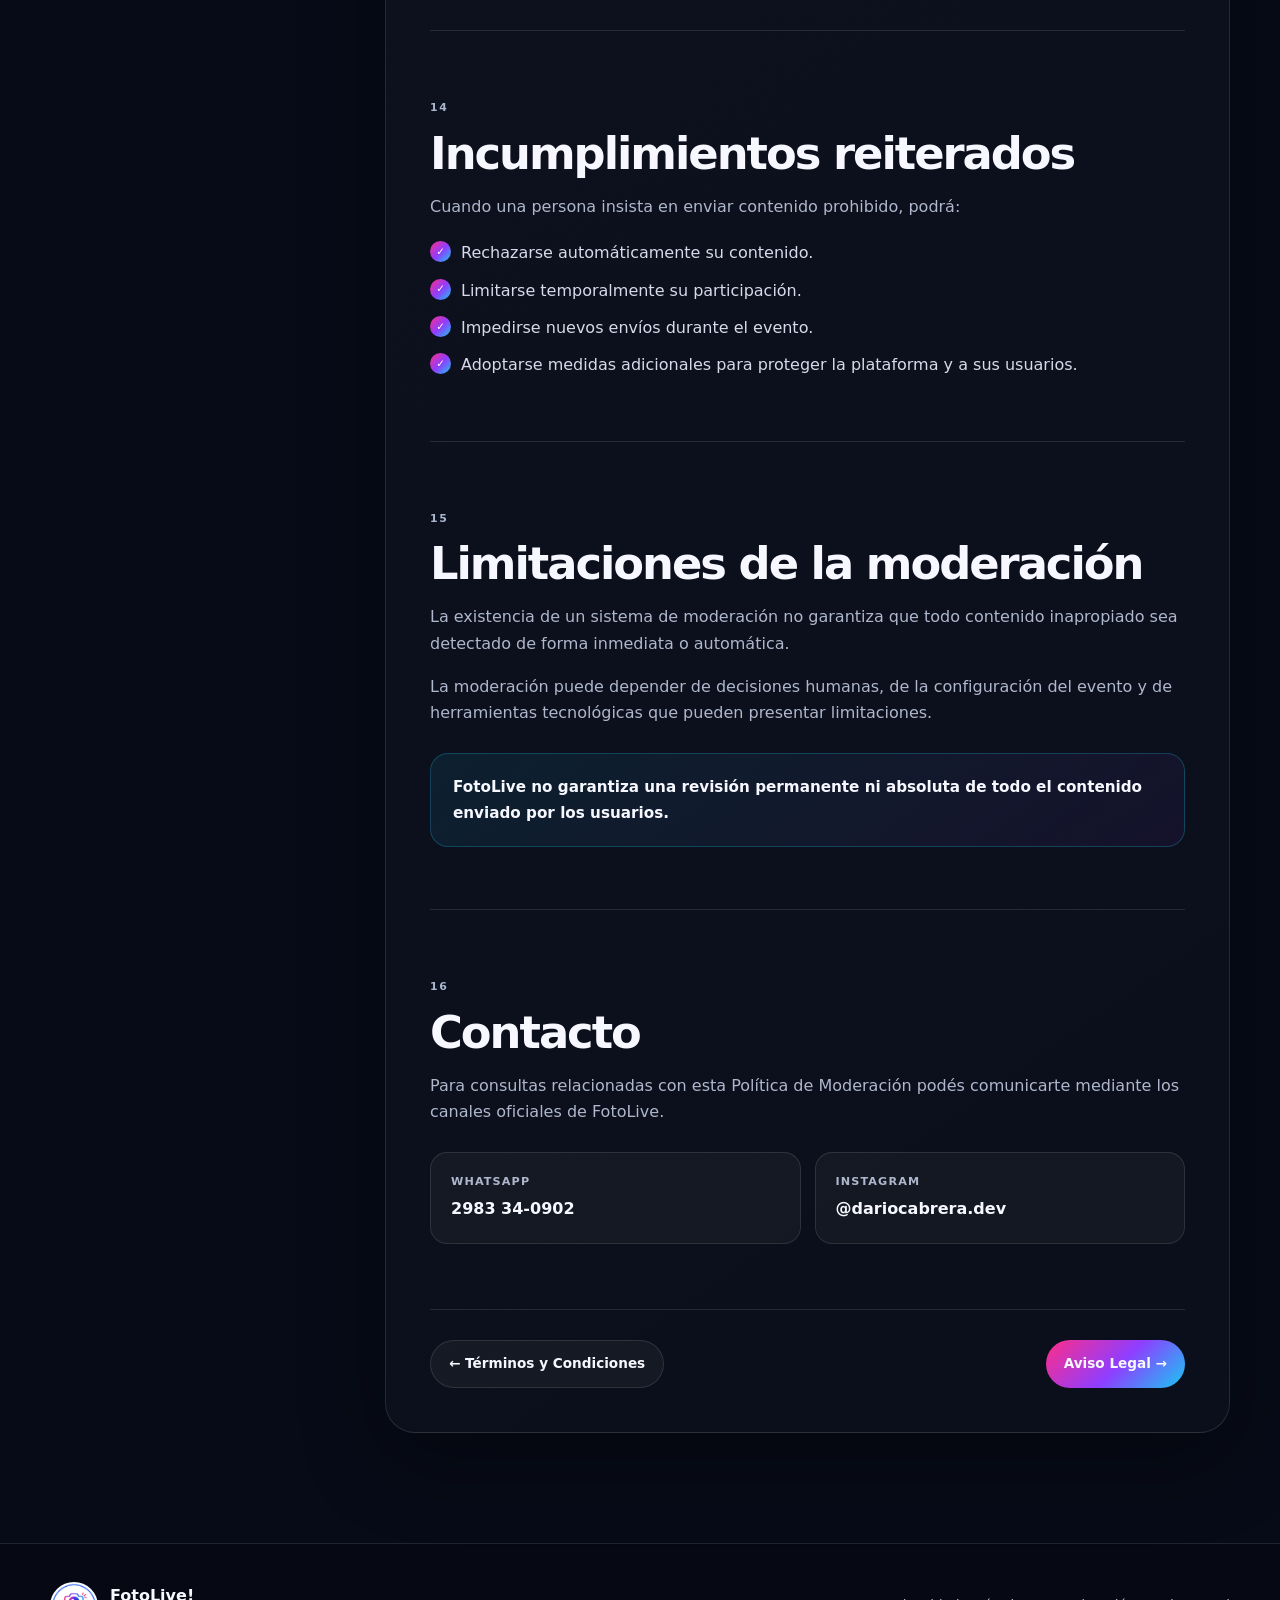
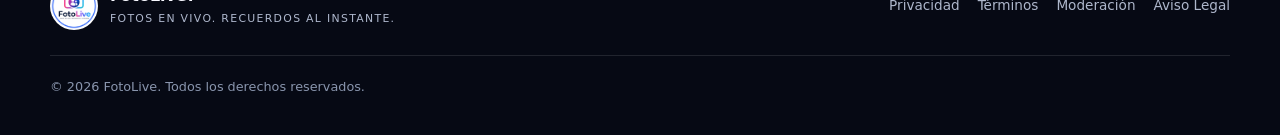
<file: legal/moderacion.html>
<!DOCTYPE html>
<html lang="es">
<head>
  <meta charset="UTF-8" />

  <meta
    name="viewport"
    content="width=device-width, initial-scale=1.0"
  />

  <meta
    name="description"
    content="Política de Moderación de FotoLive. Conocé cómo se revisan las fotografías y mensajes antes de proyectarse durante un evento."
  />

  <meta name="theme-color" content="#070b17" />

  <title>Política de Moderación | FotoLive</title>

  <link
    rel="icon"
    href="../assets/logo-fotolive.webp"
    type="image/webp"
  />

  <link rel="stylesheet" href="legal.css" />
</head>

<body>
  <header class="legal-header">
    <div class="legal-container legal-nav">
      <a class="legal-brand" href="../index.html">
        <img
          src="../assets/logo-fotolive.webp"
          alt="Logo FotoLive"
        />

        <div>
          <strong>FotoLive!</strong>
          <small>Centro Legal</small>
        </div>
      </a>

      <a class="legal-back" href="index.html">
        ← Volver al Centro Legal
      </a>
    </div>
  </header>

  <main>
    <section class="legal-document-hero">
      <div class="legal-container legal-document-heading">
        <span class="legal-eyebrow">
          Contenido seguro para cada evento
        </span>

        <div class="legal-document-icon" aria-hidden="true">
          🖼️
        </div>

        <h1>Política de Moderación</h1>

        <p>
          Esta política explica cómo pueden revisarse las fotografías
          y los mensajes antes de su proyección, y qué contenido puede
          ser rechazado para proteger la experiencia del evento.
        </p>

        <div class="legal-update">
          <span>Última actualización</span>
          <strong>2 de agosto de 2026</strong>
        </div>
      </div>
    </section>

    <section class="legal-document-section">
      <div class="legal-container legal-document-layout">
        <aside class="legal-document-index">
          <span>Contenido</span>

          <nav>
            <a href="#compromiso">Nuestro compromiso</a>
            <a href="#objetivo">1. Objetivo de la moderación</a>
            <a href="#funcionamiento">2. Cómo funciona</a>
            <a href="#responsables">3. Quién modera</a>
            <a href="#rechazo">4. Contenido que puede rechazarse</a>
            <a href="#ofensivo">5. Contenido ofensivo</a>
            <a href="#violencia">6. Violencia</a>
            <a href="#sexual">7. Contenido sexual</a>
            <a href="#ilegal">8. Actividades ilegales</a>
            <a href="#publicidad">9. Publicidad no autorizada</a>
            <a href="#derechos">10. Derechos de terceros</a>
            <a href="#menores">11. Protección de menores</a>
            <a href="#decision">12. Aprobación o rechazo</a>
            <a href="#eliminacion">13. Eliminación</a>
            <a href="#reiteracion">14. Incumplimientos reiterados</a>
            <a href="#limitaciones">15. Limitaciones</a>
            <a href="#contacto">16. Contacto</a>
          </nav>
        </aside>

        <article class="legal-document">
          <section id="compromiso">
            <span class="legal-section-number">
              Nuestra filosofía
            </span>

            <h2>Nuestro compromiso</h2>

            <p>
              FotoLive fue creado para que cada evento pueda vivirse
              de una forma participativa, espontánea y segura.
            </p>

            <p>
              La moderación del contenido tiene como objetivo proteger
              la experiencia de los asistentes y evitar la proyección
              de fotografías o mensajes que puedan resultar
              ofensivos, inapropiados o contrarios al espíritu del
              evento.
            </p>

            <p>
              Nuestro propósito no es limitar la participación, sino
              asegurar que cada contenido proyectado contribuya
              positivamente a la celebración.
            </p>

            <div class="legal-highlight">
              <strong>
                FotoLive promueve una participación respetuosa,
                divertida y adecuada para el contexto de cada evento.
              </strong>
            </div>
          </section>

          <section id="objetivo">
            <span class="legal-section-number">01</span>

            <h2>Objetivo de la moderación</h2>

            <p>
              Cada evento reúne personas de distintas edades,
              sensibilidades y contextos.
            </p>

            <p>
              Por ese motivo, FotoLive ofrece herramientas que
              permiten revisar el contenido antes de su publicación o
              proyección.
            </p>

            <p>La moderación busca:</p>

            <ul>
              <li>Proteger la experiencia de los invitados.</li>
              <li>Evitar situaciones incómodas o perjudiciales.</li>
              <li>Preservar el ambiente del evento.</li>
              <li>
                Brindar tranquilidad al organizador y a los
                profesionales responsables.
              </li>
              <li>
                Reducir la difusión de contenido contrario a la ley o
                a los derechos de terceros.
              </li>
            </ul>
          </section>

          <section id="funcionamiento">
            <span class="legal-section-number">02</span>

            <h2>¿Cómo funciona la moderación?</h2>

            <p>
              Cuando la función se encuentra habilitada, las
              fotografías y los mensajes enviados por los invitados
              ingresan primero a un panel de revisión.
            </p>

            <p>
              Desde ese panel, una persona autorizada puede:
            </p>

            <ul>
              <li>Aprobar el contenido.</li>
              <li>Rechazarlo.</li>
              <li>Mantenerlo pendiente de revisión.</li>
              <li>Eliminarlo cuando corresponda.</li>
            </ul>

            <p>
              Únicamente el contenido aprobado podrá incorporarse a la
              proyección o a las galerías habilitadas para el evento.
            </p>
          </section>

          <section id="responsables">
            <span class="legal-section-number">03</span>

            <h2>¿Quién realiza la moderación?</h2>

            <p>La moderación podrá ser realizada por:</p>

            <ul>
              <li>El organizador del evento.</li>
              <li>El DJ o profesional contratado.</li>
              <li>Un administrador autorizado.</li>
              <li>
                Herramientas tecnológicas implementadas por FotoLive.
              </li>
              <li>
                Una combinación de revisión humana y tecnológica.
              </li>
            </ul>

            <p>
              Cada evento podrá definir su propia dinámica y nivel de
              moderación según sus necesidades.
            </p>

            <p>
              FotoLive provee la herramienta tecnológica, pero no
              necesariamente realiza de forma directa la revisión de
              cada contenido.
            </p>
          </section>

          <section id="rechazo">
            <span class="legal-section-number">04</span>

            <h2>Contenido que puede ser rechazado</h2>

            <p>
              Podrá rechazarse cualquier fotografía o mensaje que:
            </p>

            <ul>
              <li>Incumpla esta Política de Moderación.</li>
              <li>
                Incumpla los Términos y Condiciones de FotoLive.
              </li>
              <li>
                Sea incompatible con el tipo de evento o su público.
              </li>
              <li>
                Pueda afectar negativamente la experiencia de los
                asistentes.
              </li>
              <li>
                Vulnere la legislación vigente o derechos de terceros.
              </li>
            </ul>

            <a
              class="legal-inline-link"
              href="terminos.html"
            >
              Consultar los Términos y Condiciones →
            </a>
          </section>

          <section id="ofensivo">
            <span class="legal-section-number">05</span>

            <h2>Contenido ofensivo o discriminatorio</h2>

            <p>
              Podrá rechazarse contenido que incluya:
            </p>

            <ul>
              <li>Insultos o agresiones personales.</li>
              <li>Amenazas.</li>
              <li>Hostigamiento.</li>
              <li>Humillaciones.</li>
              <li>Lenguaje discriminatorio.</li>
              <li>
                Contenido que promueva odio por motivos de origen,
                género, identidad, religión, discapacidad u otras
                condiciones personales.
              </li>
            </ul>
          </section>

          <section id="violencia">
            <span class="legal-section-number">06</span>

            <h2>Violencia y contenido perturbador</h2>

            <p>
              Podrá rechazarse contenido que muestre o promueva:
            </p>

            <ul>
              <li>Violencia explícita.</li>
              <li>Lesiones gráficas.</li>
              <li>Maltrato hacia personas o animales.</li>
              <li>
                Armas utilizadas de manera intimidatoria.
              </li>
              <li>
                Conductas que puedan representar un riesgo para los
                asistentes.
              </li>
            </ul>
          </section>

          <section id="sexual">
            <span class="legal-section-number">07</span>

            <h2>Contenido sexual o inapropiado</h2>

            <p>
              Podrá rechazarse contenido que incluya:
            </p>

            <ul>
              <li>Desnudez explícita.</li>
              <li>Actos sexuales.</li>
              <li>Material pornográfico.</li>
              <li>Exposición íntima no consentida.</li>
              <li>
                Contenido incompatible con un evento familiar o con
                la edad de los asistentes.
              </li>
            </ul>
          </section>

          <section id="ilegal">
            <span class="legal-section-number">08</span>

            <h2>Drogas y actividades ilegales</h2>

            <p>
              Podrá rechazarse contenido que:
            </p>

            <ul>
              <li>Promueva delitos.</li>
              <li>
                Muestre consumo o comercialización de sustancias
                ilegales.
              </li>
              <li>
                Incentive conductas peligrosas o ilícitas.
              </li>
              <li>
                Contenga instrucciones destinadas a realizar
                actividades ilegales.
              </li>
            </ul>
          </section>

          <section id="publicidad">
            <span class="legal-section-number">09</span>

            <h2>Publicidad y mensajes no autorizados</h2>

            <p>
              Podrá rechazarse contenido que incluya:
            </p>

            <ul>
              <li>Promociones comerciales no autorizadas.</li>
              <li>Spam.</li>
              <li>Mensajes repetitivos.</li>
              <li>Enlaces externos sospechosos.</li>
              <li>Propaganda política no acordada.</li>
              <li>
                Material ajeno a la finalidad del evento.
              </li>
            </ul>
          </section>

          <section id="derechos">
            <span class="legal-section-number">10</span>

            <h2>Vulneración de derechos de terceros</h2>

            <p>
              Podrá rechazarse o eliminarse contenido que:
            </p>

            <ul>
              <li>
                Haya sido compartido sin autorización cuando ésta
                resulte necesaria.
              </li>
              <li>
                Vulnere el derecho a la imagen o a la intimidad.
              </li>
              <li>Infrinja derechos de autor.</li>
              <li>Suplante la identidad de otra persona.</li>
              <li>
                Exponga información personal sensible sin
                consentimiento.
              </li>
            </ul>
          </section>

          <section id="menores">
            <span class="legal-section-number">11</span>

            <h2>Protección de menores</h2>

            <p>
              En eventos donde participen menores de edad, el
              organizador deberá adoptar las medidas necesarias para
              informar a sus responsables y obtener las autorizaciones
              que correspondan.
            </p>

            <p>
              Podrá rechazarse cualquier contenido que:
            </p>

            <ul>
              <li>
                Exponga a un menor de una manera inapropiada.
              </li>
              <li>
                Pueda afectar su intimidad, dignidad o seguridad.
              </li>
              <li>
                Incluya información personal que permita identificarlo
                o localizarlo de forma riesgosa.
              </li>
            </ul>
          </section>

          <section id="decision">
            <span class="legal-section-number">12</span>

            <h2>Aprobación o rechazo del contenido</h2>

            <p>
              La aprobación de una fotografía o mensaje dependerá de:
            </p>

            <ul>
              <li>El cumplimiento de esta política.</li>
              <li>El tipo de evento.</li>
              <li>Las reglas definidas por el organizador.</li>
              <li>El público presente.</li>
              <li>
                La evaluación realizada por la persona encargada de
                moderar.
              </li>
            </ul>

            <p>
              El rechazo de una fotografía no constituye una
              valoración personal sobre quien la envía.
            </p>

            <p>
              La aprobación de contenido tampoco implica que FotoLive
              certifique su legalidad, autenticidad o exactitud.
            </p>
          </section>

          <section id="eliminacion">
            <span class="legal-section-number">13</span>

            <h2>Eliminación del contenido</h2>

            <p>
              Una fotografía o mensaje podrá eliminarse cuando:
            </p>

            <ul>
              <li>Incumpla esta política.</li>
              <li>Vulnere la legislación vigente.</li>
              <li>Afecte la seguridad de la plataforma.</li>
              <li>
                Sea solicitado por el organizador cuando corresponda.
              </li>
              <li>
                Exista una solicitud válida del titular de los
                derechos involucrados.
              </li>
            </ul>
          </section>

          <section id="reiteracion">
            <span class="legal-section-number">14</span>

            <h2>Incumplimientos reiterados</h2>

            <p>
              Cuando una persona insista en enviar contenido
              prohibido, podrá:
            </p>

            <ul>
              <li>Rechazarse automáticamente su contenido.</li>
              <li>Limitarse temporalmente su participación.</li>
              <li>
                Impedirse nuevos envíos durante el evento.
              </li>
              <li>
                Adoptarse medidas adicionales para proteger la
                plataforma y a sus usuarios.
              </li>
            </ul>
          </section>

          <section id="limitaciones">
            <span class="legal-section-number">15</span>

            <h2>Limitaciones de la moderación</h2>

            <p>
              La existencia de un sistema de moderación no garantiza
              que todo contenido inapropiado sea detectado de forma
              inmediata o automática.
            </p>

            <p>
              La moderación puede depender de decisiones humanas, de
              la configuración del evento y de herramientas
              tecnológicas que pueden presentar limitaciones.
            </p>

            <div class="legal-highlight">
              <strong>
                FotoLive no garantiza una revisión permanente ni
                absoluta de todo el contenido enviado por los
                usuarios.
              </strong>
            </div>
          </section>

          <section id="contacto">
            <span class="legal-section-number">16</span>

            <h2>Contacto</h2>

            <p>
              Para consultas relacionadas con esta Política de
              Moderación podés comunicarte mediante los canales
              oficiales de FotoLive.
            </p>

            <div class="legal-contact-card">
              <div>
                <span>WhatsApp</span>

                <a
                  href="https://wa.me/5492983419423"
                  target="_blank"
                  rel="noopener"
                >
                  2983 34-0902
                </a>
              </div>

              <div>
                <span>Instagram</span>

                <a
                  href="https://instagram.com/dariocabrera.dev"
                  target="_blank"
                  rel="noopener"
                >
                  @dariocabrera.dev
                </a>
              </div>
            </div>
          </section>

          <nav class="legal-document-navigation">
            <a href="terminos.html">
              ← Términos y Condiciones
            </a>

            <a href="aviso-legal.html">
              Aviso Legal →
            </a>
          </nav>
        </article>
      </div>
    </section>
  </main>

  <footer class="legal-footer">
    <div class="legal-container legal-footer-content">
      <div class="legal-brand">
        <img
          src="../assets/logo-fotolive.webp"
          alt="Logo FotoLive"
        />

        <div>
          <strong>FotoLive!</strong>
          <small>Fotos en vivo. Recuerdos al instante.</small>
        </div>
      </div>

      <div class="legal-footer-links">
        <a href="privacidad.html">Privacidad</a>
        <a href="terminos.html">Términos</a>
        <a href="moderacion.html">Moderación</a>
        <a href="aviso-legal.html">Aviso Legal</a>
      </div>

      <p>
        © 2026 FotoLive. Todos los derechos reservados.
      </p>
    </div>
  </footer>
</body>
</html>
</file>
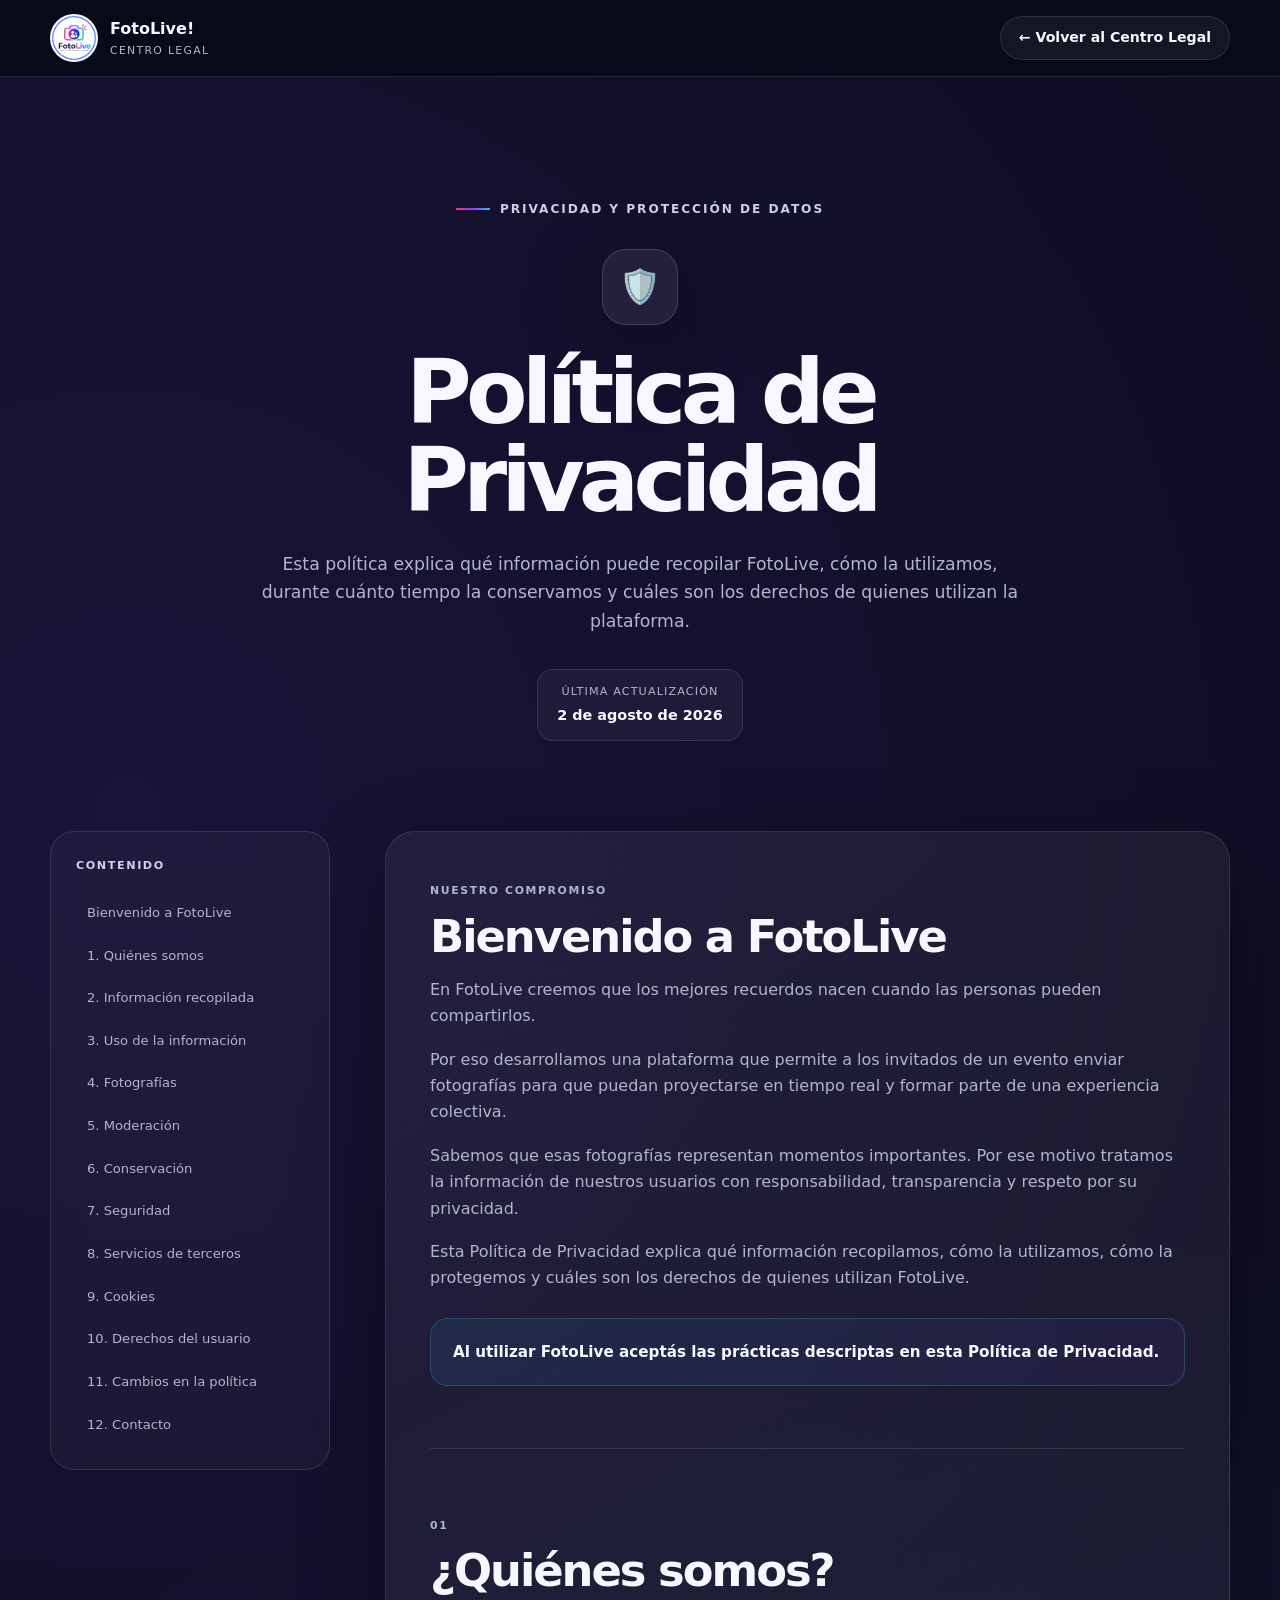
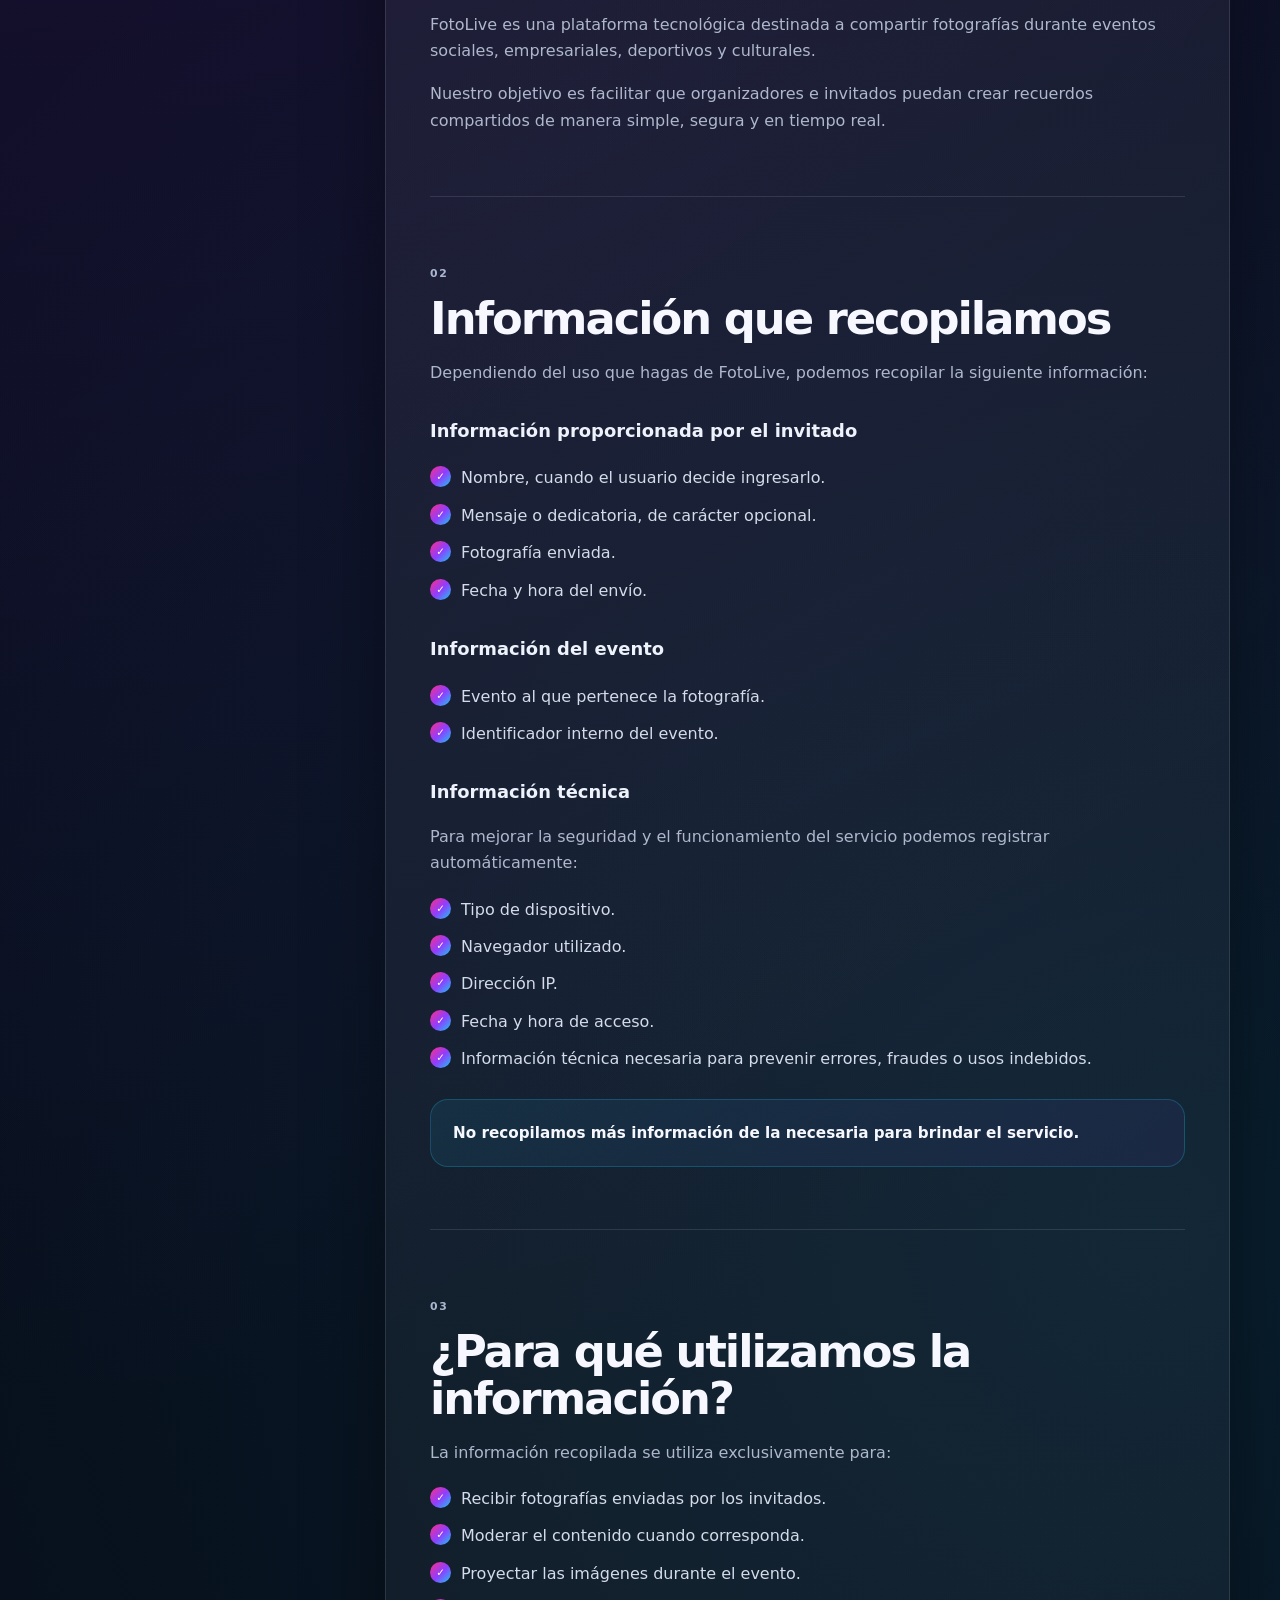
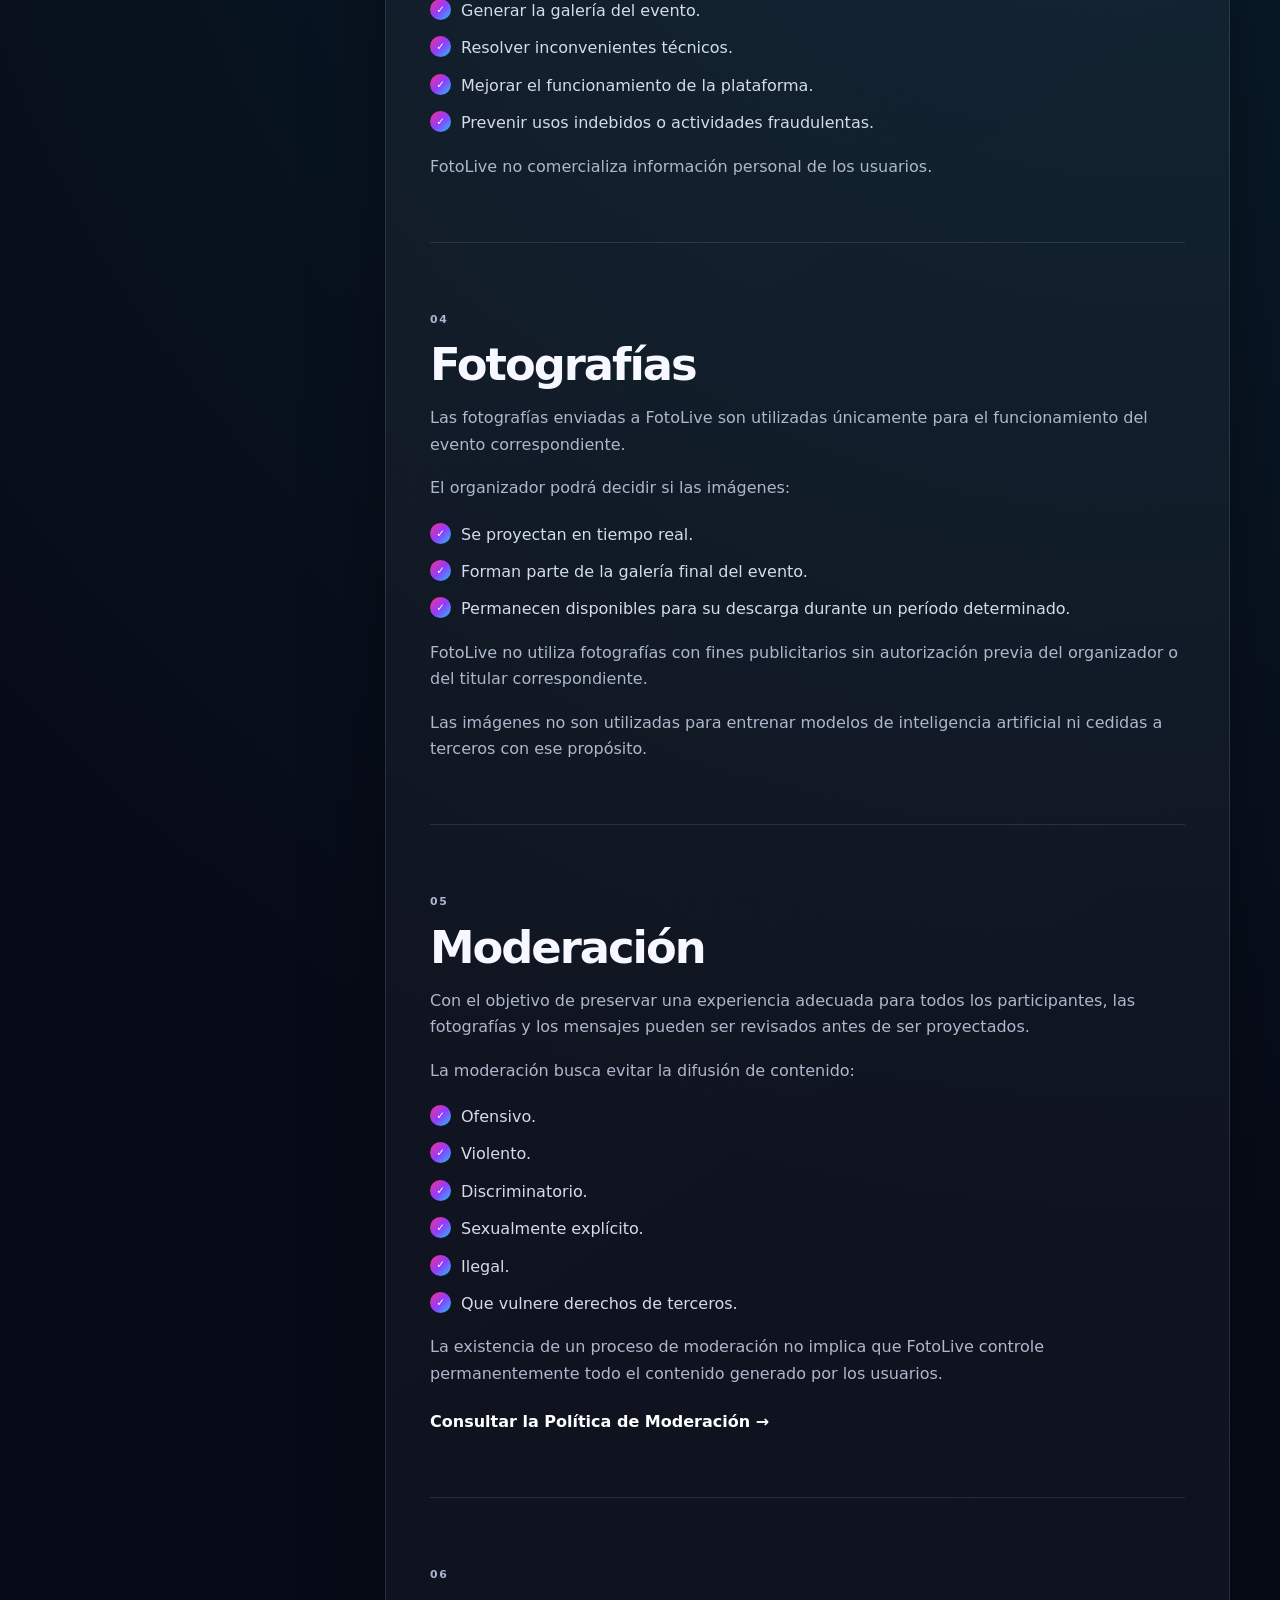
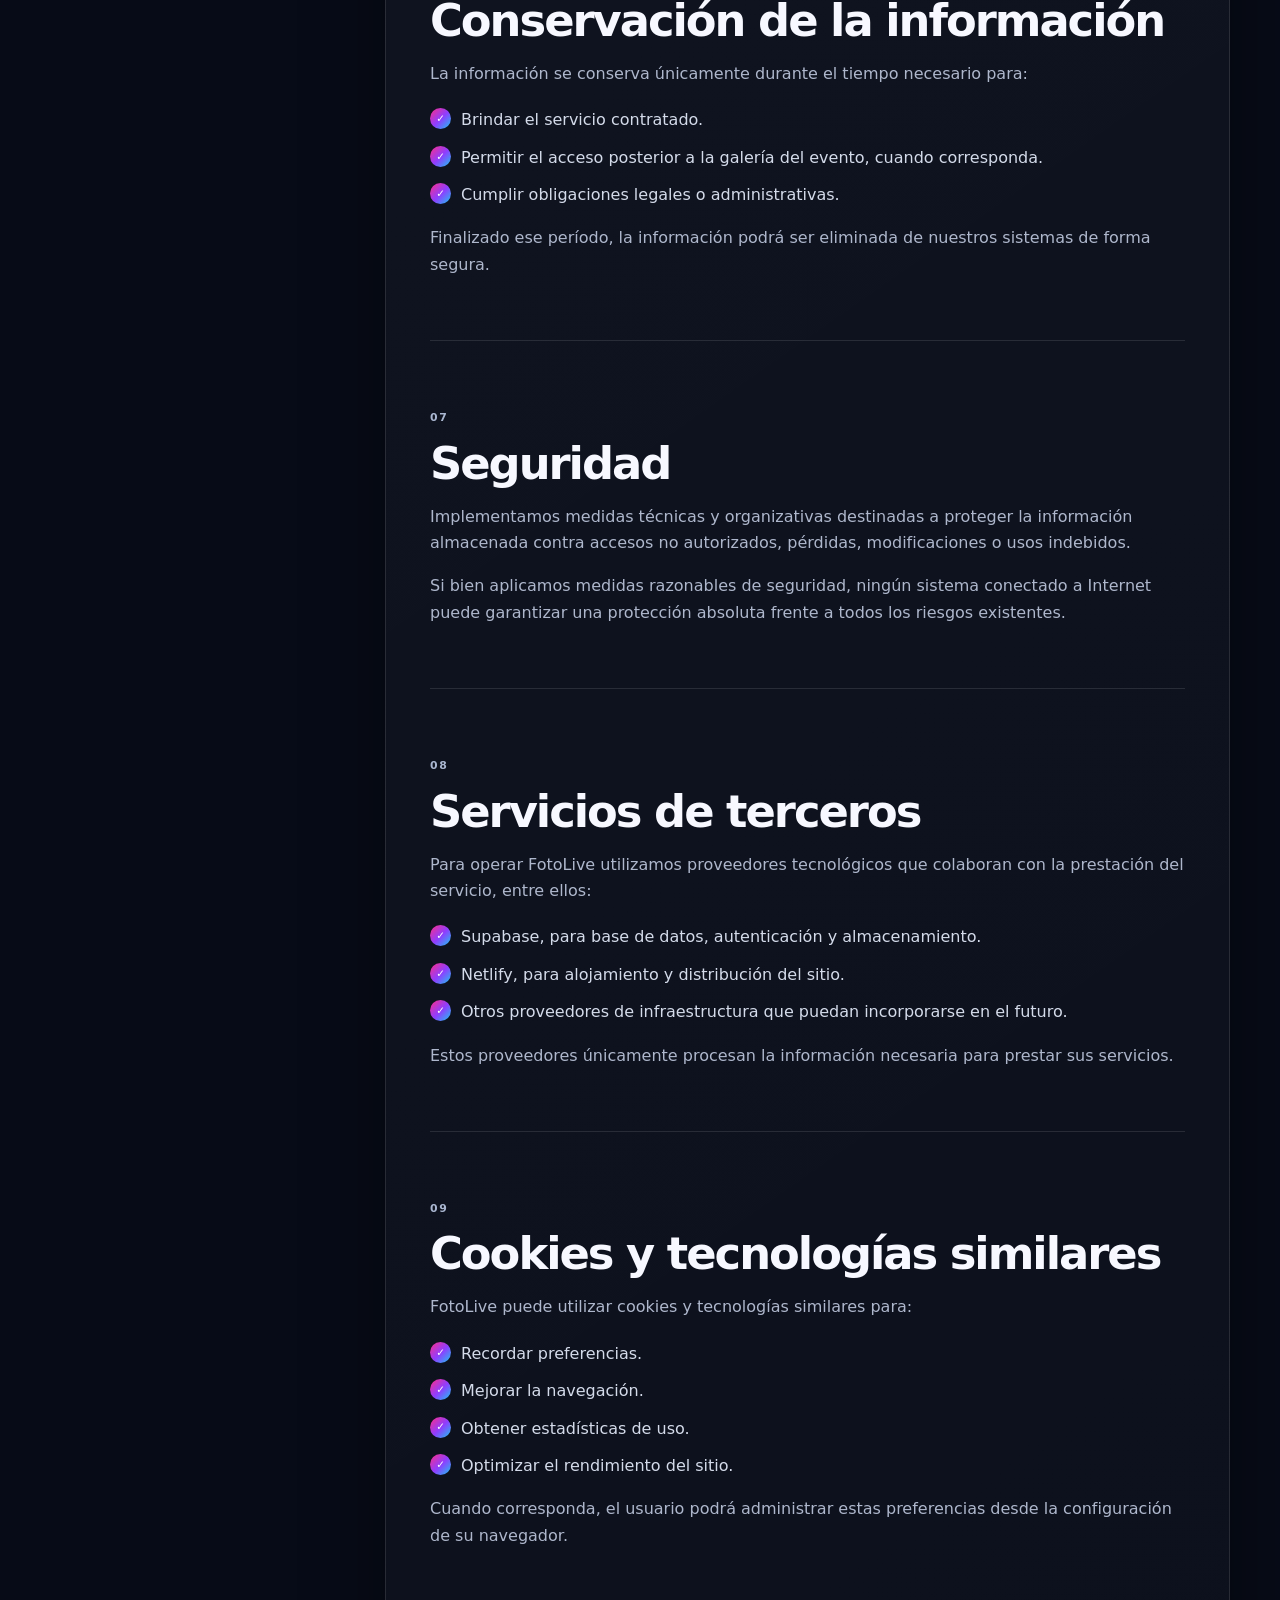
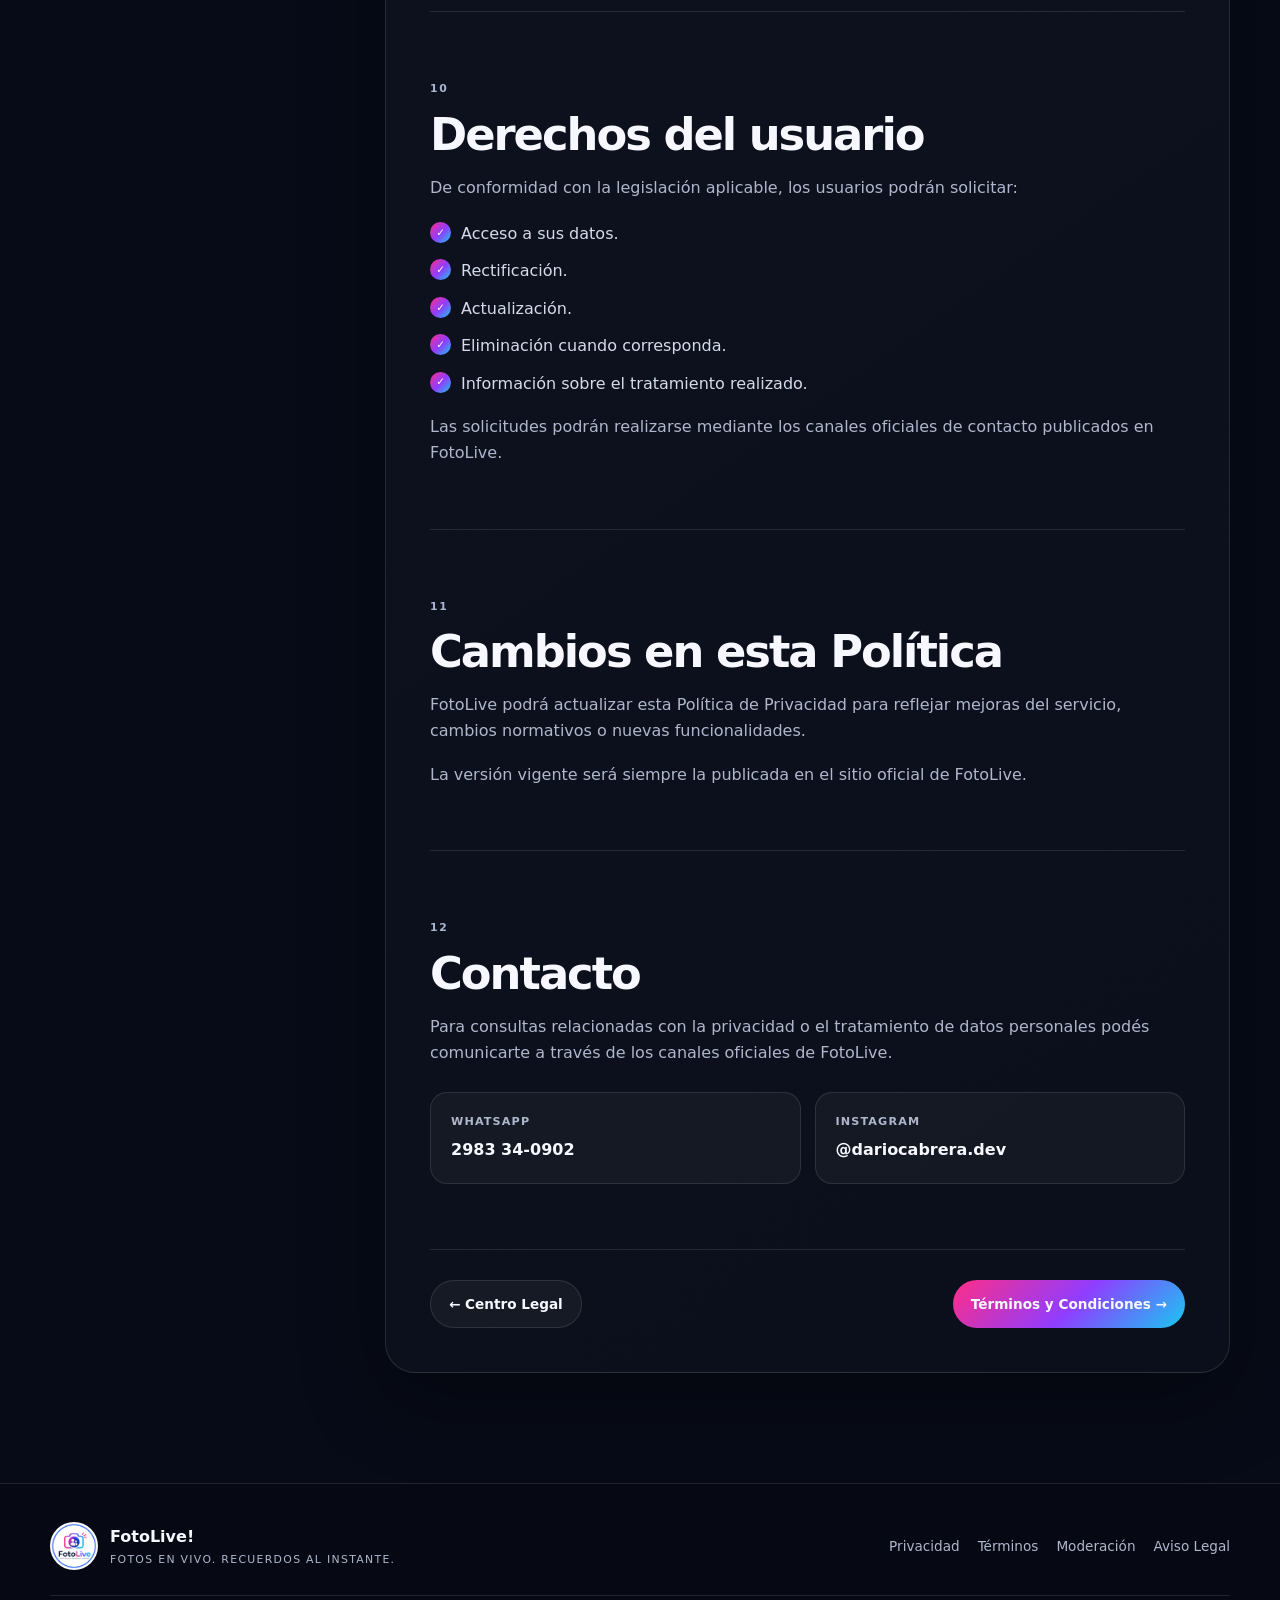
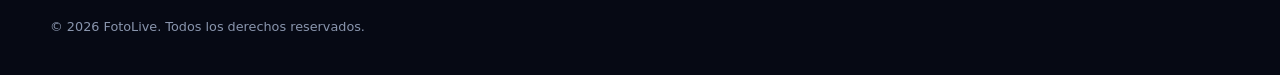
<file: legal/privacidad.html>
<!DOCTYPE html>
<html lang="es">
<head>
  <meta charset="UTF-8" />

  <meta
    name="viewport"
    content="width=device-width, initial-scale=1.0"
  />

  <meta
    name="description"
    content="Política de Privacidad de FotoLive. Conocé qué información recopilamos, cómo la utilizamos y cuáles son tus derechos."
  />

  <meta name="theme-color" content="#070b17" />

  <title>Política de Privacidad | FotoLive</title>

  <link
    rel="icon"
    href="../assets/logo-fotolive.webp"
    type="image/webp"
  />

  <link rel="stylesheet" href="legal.css" />
</head>

<body>
  <header class="legal-header">
    <div class="legal-container legal-nav">
      <a class="legal-brand" href="../index.html">
        <img
          src="../assets/logo-fotolive.webp"
          alt="Logo FotoLive"
        />

        <div>
          <strong>FotoLive!</strong>
          <small>Centro Legal</small>
        </div>
      </a>

      <a class="legal-back" href="index.html">
        ← Volver al Centro Legal
      </a>
    </div>
  </header>

  <main>
    <section class="legal-document-hero">
      <div class="legal-container legal-document-heading">
        <span class="legal-eyebrow">
          Privacidad y protección de datos
        </span>

        <div class="legal-document-icon" aria-hidden="true">
          🛡️
        </div>

        <h1>Política de Privacidad</h1>

        <p>
          Esta política explica qué información puede recopilar
          FotoLive, cómo la utilizamos, durante cuánto tiempo la
          conservamos y cuáles son los derechos de quienes utilizan
          la plataforma.
        </p>

        <div class="legal-update">
          <span>Última actualización</span>
          <strong>2 de agosto de 2026</strong>
        </div>
      </div>
    </section>

    <section class="legal-document-section">
      <div class="legal-container legal-document-layout">
        <aside class="legal-document-index">
          <span>Contenido</span>

          <nav>
            <a href="#bienvenido">Bienvenido a FotoLive</a>
            <a href="#quienes-somos">1. Quiénes somos</a>
            <a href="#informacion">2. Información recopilada</a>
            <a href="#finalidad">3. Uso de la información</a>
            <a href="#fotografias">4. Fotografías</a>
            <a href="#moderacion">5. Moderación</a>
            <a href="#conservacion">6. Conservación</a>
            <a href="#seguridad">7. Seguridad</a>
            <a href="#terceros">8. Servicios de terceros</a>
            <a href="#cookies">9. Cookies</a>
            <a href="#derechos">10. Derechos del usuario</a>
            <a href="#cambios">11. Cambios en la política</a>
            <a href="#contacto">12. Contacto</a>
          </nav>
        </aside>

        <article class="legal-document">
          <section id="bienvenido">
            <span class="legal-section-number">
              Nuestro compromiso
            </span>

            <h2>Bienvenido a FotoLive</h2>

            <p>
              En FotoLive creemos que los mejores recuerdos nacen
              cuando las personas pueden compartirlos.
            </p>

            <p>
              Por eso desarrollamos una plataforma que permite a los
              invitados de un evento enviar fotografías para que
              puedan proyectarse en tiempo real y formar parte de una
              experiencia colectiva.
            </p>

            <p>
              Sabemos que esas fotografías representan momentos
              importantes. Por ese motivo tratamos la información de
              nuestros usuarios con responsabilidad, transparencia y
              respeto por su privacidad.
            </p>

            <p>
              Esta Política de Privacidad explica qué información
              recopilamos, cómo la utilizamos, cómo la protegemos y
              cuáles son los derechos de quienes utilizan FotoLive.
            </p>

            <div class="legal-highlight">
              <strong>
                Al utilizar FotoLive aceptás las prácticas descriptas
                en esta Política de Privacidad.
              </strong>
            </div>
          </section>

          <section id="quienes-somos">
            <span class="legal-section-number">01</span>

            <h2>¿Quiénes somos?</h2>

            <p>
              FotoLive es una plataforma tecnológica destinada a
              compartir fotografías durante eventos sociales,
              empresariales, deportivos y culturales.
            </p>

            <p>
              Nuestro objetivo es facilitar que organizadores e
              invitados puedan crear recuerdos compartidos de manera
              simple, segura y en tiempo real.
            </p>
          </section>

          <section id="informacion">
            <span class="legal-section-number">02</span>

            <h2>Información que recopilamos</h2>

            <p>
              Dependiendo del uso que hagas de FotoLive, podemos
              recopilar la siguiente información:
            </p>

            <h3>Información proporcionada por el invitado</h3>

            <ul>
              <li>Nombre, cuando el usuario decide ingresarlo.</li>
              <li>Mensaje o dedicatoria, de carácter opcional.</li>
              <li>Fotografía enviada.</li>
              <li>Fecha y hora del envío.</li>
            </ul>

            <h3>Información del evento</h3>

            <ul>
              <li>Evento al que pertenece la fotografía.</li>
              <li>Identificador interno del evento.</li>
            </ul>

            <h3>Información técnica</h3>

            <p>
              Para mejorar la seguridad y el funcionamiento del
              servicio podemos registrar automáticamente:
            </p>

            <ul>
              <li>Tipo de dispositivo.</li>
              <li>Navegador utilizado.</li>
              <li>Dirección IP.</li>
              <li>Fecha y hora de acceso.</li>
              <li>
                Información técnica necesaria para prevenir errores,
                fraudes o usos indebidos.
              </li>
            </ul>

            <div class="legal-highlight">
              <strong>
                No recopilamos más información de la necesaria para
                brindar el servicio.
              </strong>
            </div>
          </section>

          <section id="finalidad">
            <span class="legal-section-number">03</span>

            <h2>¿Para qué utilizamos la información?</h2>

            <p>
              La información recopilada se utiliza exclusivamente
              para:
            </p>

            <ul>
              <li>
                Recibir fotografías enviadas por los invitados.
              </li>
              <li>
                Moderar el contenido cuando corresponda.
              </li>
              <li>
                Proyectar las imágenes durante el evento.
              </li>
              <li>
                Generar la galería del evento.
              </li>
              <li>
                Resolver inconvenientes técnicos.
              </li>
              <li>
                Mejorar el funcionamiento de la plataforma.
              </li>
              <li>
                Prevenir usos indebidos o actividades fraudulentas.
              </li>
            </ul>

            <p>
              FotoLive no comercializa información personal de los
              usuarios.
            </p>
          </section>

          <section id="fotografias">
            <span class="legal-section-number">04</span>

            <h2>Fotografías</h2>

            <p>
              Las fotografías enviadas a FotoLive son utilizadas
              únicamente para el funcionamiento del evento
              correspondiente.
            </p>

            <p>
              El organizador podrá decidir si las imágenes:
            </p>

            <ul>
              <li>Se proyectan en tiempo real.</li>
              <li>
                Forman parte de la galería final del evento.
              </li>
              <li>
                Permanecen disponibles para su descarga durante un
                período determinado.
              </li>
            </ul>

            <p>
              FotoLive no utiliza fotografías con fines publicitarios
              sin autorización previa del organizador o del titular
              correspondiente.
            </p>

            <p>
              Las imágenes no son utilizadas para entrenar modelos de
              inteligencia artificial ni cedidas a terceros con ese
              propósito.
            </p>
          </section>

          <section id="moderacion">
            <span class="legal-section-number">05</span>

            <h2>Moderación</h2>

            <p>
              Con el objetivo de preservar una experiencia adecuada
              para todos los participantes, las fotografías y los
              mensajes pueden ser revisados antes de ser proyectados.
            </p>

            <p>
              La moderación busca evitar la difusión de contenido:
            </p>

            <ul>
              <li>Ofensivo.</li>
              <li>Violento.</li>
              <li>Discriminatorio.</li>
              <li>Sexualmente explícito.</li>
              <li>Ilegal.</li>
              <li>Que vulnere derechos de terceros.</li>
            </ul>

            <p>
              La existencia de un proceso de moderación no implica
              que FotoLive controle permanentemente todo el contenido
              generado por los usuarios.
            </p>

            <a
              class="legal-inline-link"
              href="moderacion.html"
            >
              Consultar la Política de Moderación →
            </a>
          </section>

          <section id="conservacion">
            <span class="legal-section-number">06</span>

            <h2>Conservación de la información</h2>

            <p>
              La información se conserva únicamente durante el tiempo
              necesario para:
            </p>

            <ul>
              <li>Brindar el servicio contratado.</li>
              <li>
                Permitir el acceso posterior a la galería del evento,
                cuando corresponda.
              </li>
              <li>
                Cumplir obligaciones legales o administrativas.
              </li>
            </ul>

            <p>
              Finalizado ese período, la información podrá ser
              eliminada de nuestros sistemas de forma segura.
            </p>
          </section>

          <section id="seguridad">
            <span class="legal-section-number">07</span>

            <h2>Seguridad</h2>

            <p>
              Implementamos medidas técnicas y organizativas
              destinadas a proteger la información almacenada contra
              accesos no autorizados, pérdidas, modificaciones o usos
              indebidos.
            </p>

            <p>
              Si bien aplicamos medidas razonables de seguridad,
              ningún sistema conectado a Internet puede garantizar
              una protección absoluta frente a todos los riesgos
              existentes.
            </p>
          </section>

          <section id="terceros">
            <span class="legal-section-number">08</span>

            <h2>Servicios de terceros</h2>

            <p>
              Para operar FotoLive utilizamos proveedores
              tecnológicos que colaboran con la prestación del
              servicio, entre ellos:
            </p>

            <ul>
              <li>
                Supabase, para base de datos, autenticación y
                almacenamiento.
              </li>
              <li>
                Netlify, para alojamiento y distribución del sitio.
              </li>
              <li>
                Otros proveedores de infraestructura que puedan
                incorporarse en el futuro.
              </li>
            </ul>

            <p>
              Estos proveedores únicamente procesan la información
              necesaria para prestar sus servicios.
            </p>
          </section>

          <section id="cookies">
            <span class="legal-section-number">09</span>

            <h2>Cookies y tecnologías similares</h2>

            <p>
              FotoLive puede utilizar cookies y tecnologías similares
              para:
            </p>

            <ul>
              <li>Recordar preferencias.</li>
              <li>Mejorar la navegación.</li>
              <li>Obtener estadísticas de uso.</li>
              <li>Optimizar el rendimiento del sitio.</li>
            </ul>

            <p>
              Cuando corresponda, el usuario podrá administrar estas
              preferencias desde la configuración de su navegador.
            </p>
          </section>

          <section id="derechos">
            <span class="legal-section-number">10</span>

            <h2>Derechos del usuario</h2>

            <p>
              De conformidad con la legislación aplicable, los
              usuarios podrán solicitar:
            </p>

            <ul>
              <li>Acceso a sus datos.</li>
              <li>Rectificación.</li>
              <li>Actualización.</li>
              <li>Eliminación cuando corresponda.</li>
              <li>
                Información sobre el tratamiento realizado.
              </li>
            </ul>

            <p>
              Las solicitudes podrán realizarse mediante los canales
              oficiales de contacto publicados en FotoLive.
            </p>
          </section>

          <section id="cambios">
            <span class="legal-section-number">11</span>

            <h2>Cambios en esta Política</h2>

            <p>
              FotoLive podrá actualizar esta Política de Privacidad
              para reflejar mejoras del servicio, cambios normativos
              o nuevas funcionalidades.
            </p>

            <p>
              La versión vigente será siempre la publicada en el
              sitio oficial de FotoLive.
            </p>
          </section>

          <section id="contacto">
            <span class="legal-section-number">12</span>

            <h2>Contacto</h2>

            <p>
              Para consultas relacionadas con la privacidad o el
              tratamiento de datos personales podés comunicarte a
              través de los canales oficiales de FotoLive.
            </p>

            <div class="legal-contact-card">
              <div>
                <span>WhatsApp</span>

                <a
                  href="https://wa.me/5492983419423"
                  target="_blank"
                  rel="noopener"
                >
                  2983 34-0902
                </a>
              </div>

              <div>
                <span>Instagram</span>

                <a
                  href="https://instagram.com/dariocabrera.dev"
                  target="_blank"
                  rel="noopener"
                >
                  @dariocabrera.dev
                </a>
              </div>
            </div>
          </section>

          <nav class="legal-document-navigation">
            <a href="index.html">
              ← Centro Legal
            </a>

            <a href="terminos.html">
              Términos y Condiciones →
            </a>
          </nav>
        </article>
      </div>
    </section>
  </main>

  <footer class="legal-footer">
    <div class="legal-container legal-footer-content">
      <div class="legal-brand">
        <img
          src="../assets/logo-fotolive.webp"
          alt="Logo FotoLive"
        />

        <div>
          <strong>FotoLive!</strong>
          <small>Fotos en vivo. Recuerdos al instante.</small>
        </div>
      </div>

      <div class="legal-footer-links">
        <a href="privacidad.html">Privacidad</a>
        <a href="terminos.html">Términos</a>
        <a href="moderacion.html">Moderación</a>
        <a href="aviso-legal.html">Aviso Legal</a>
      </div>

      <p>
        © 2026 FotoLive. Todos los derechos reservados.
      </p>
    </div>
  </footer>
</body>
</html>
</file>
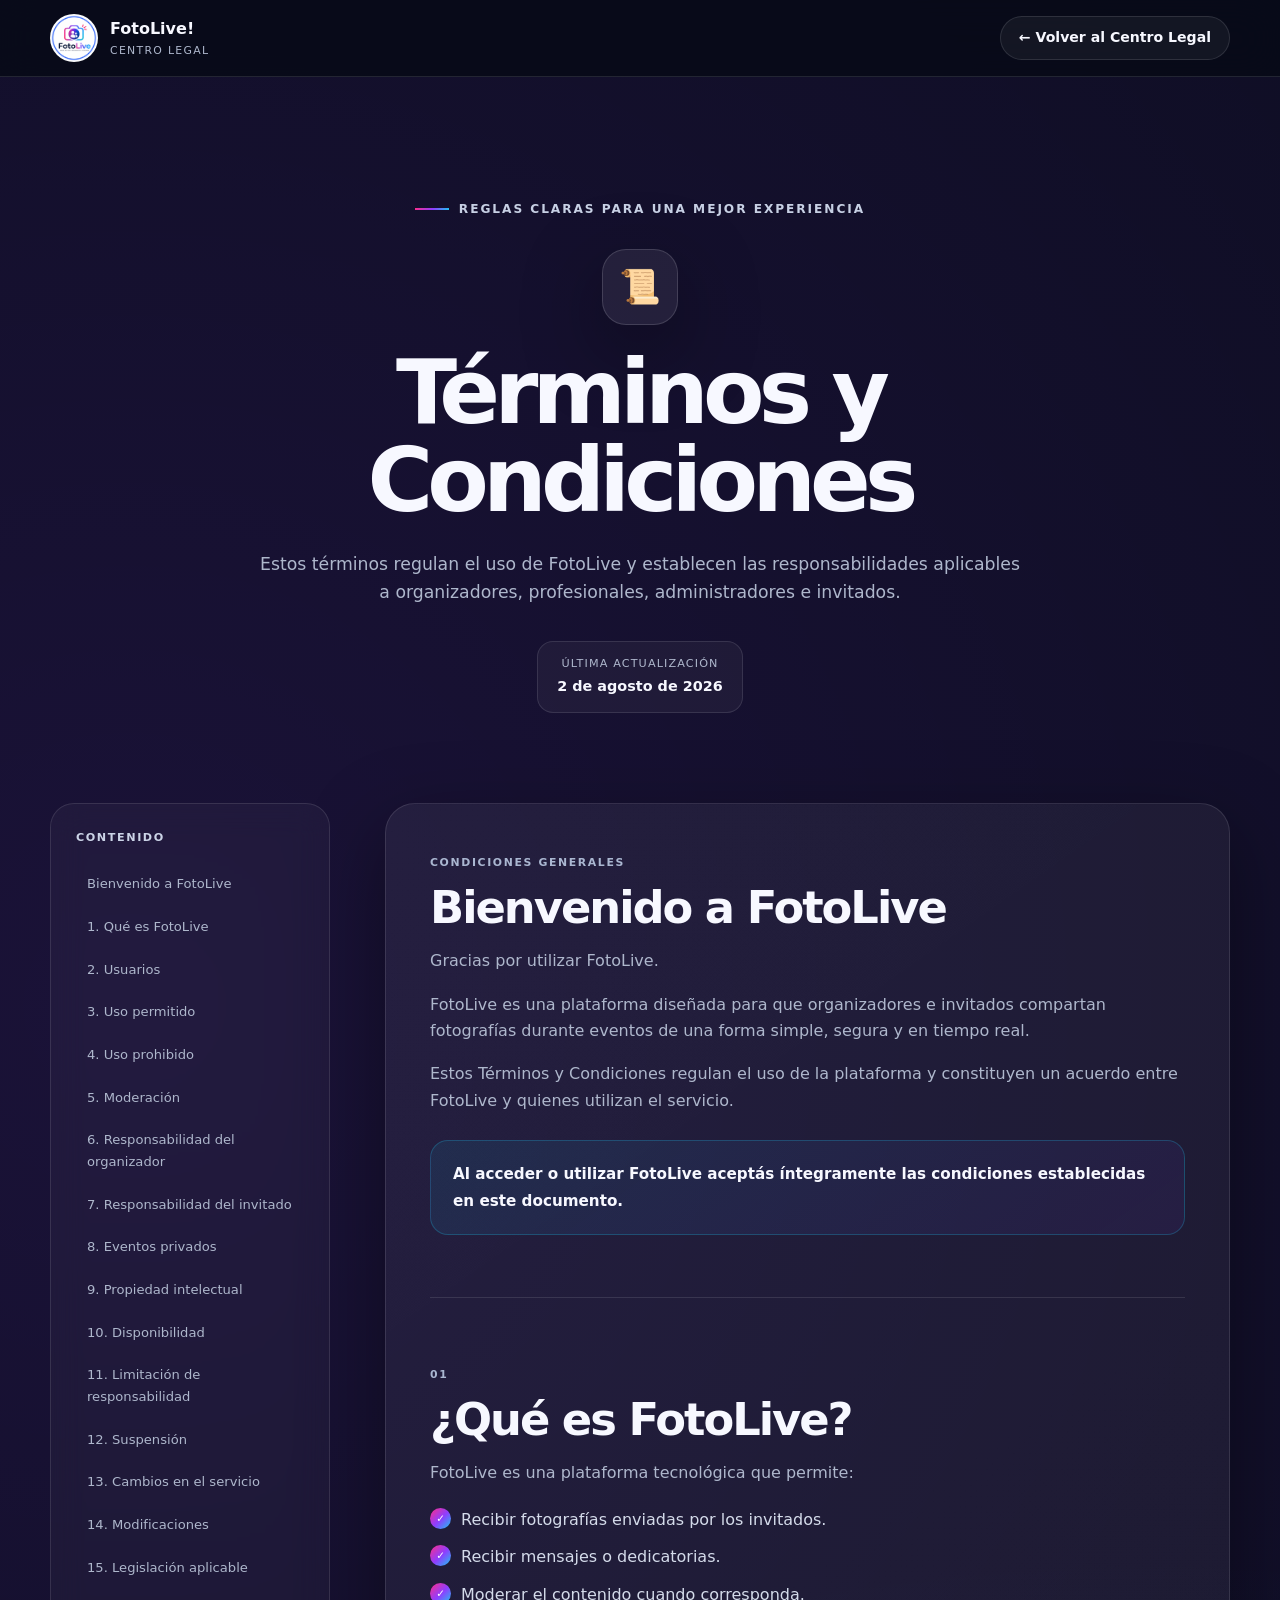
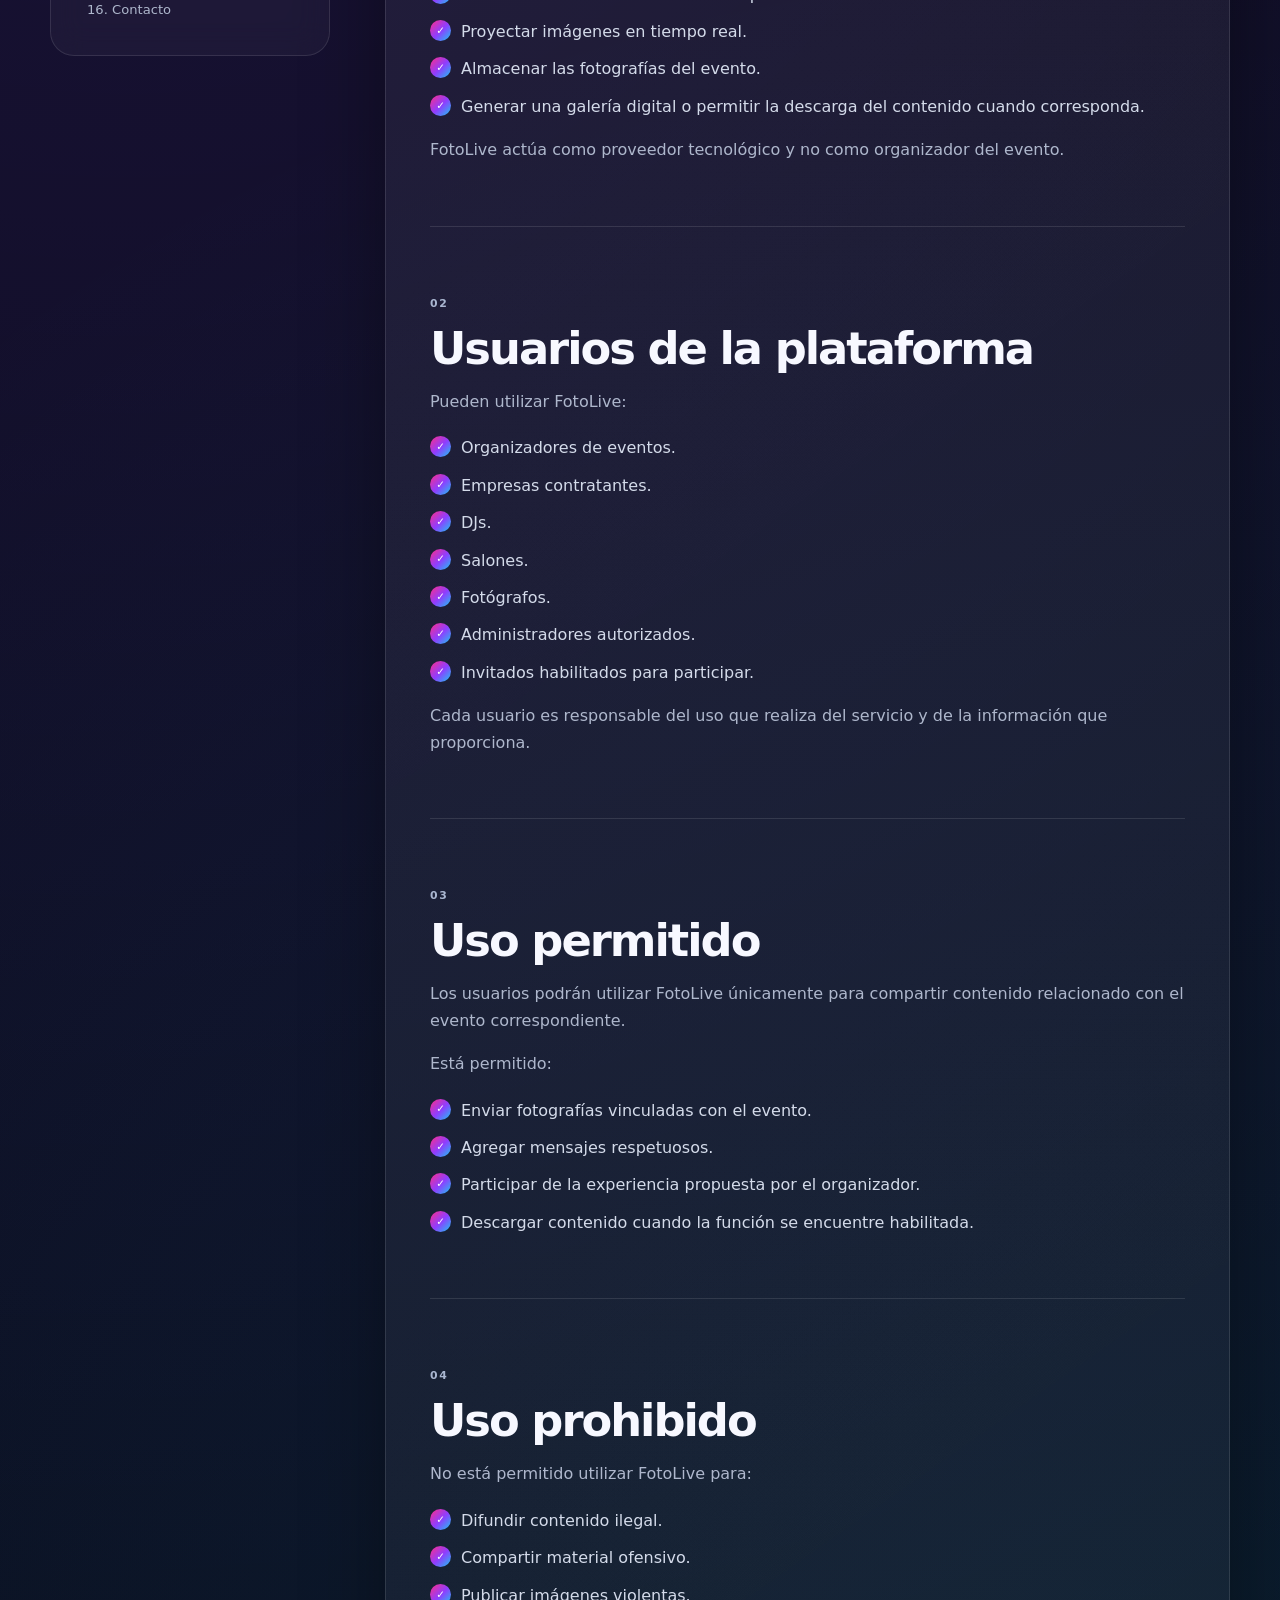
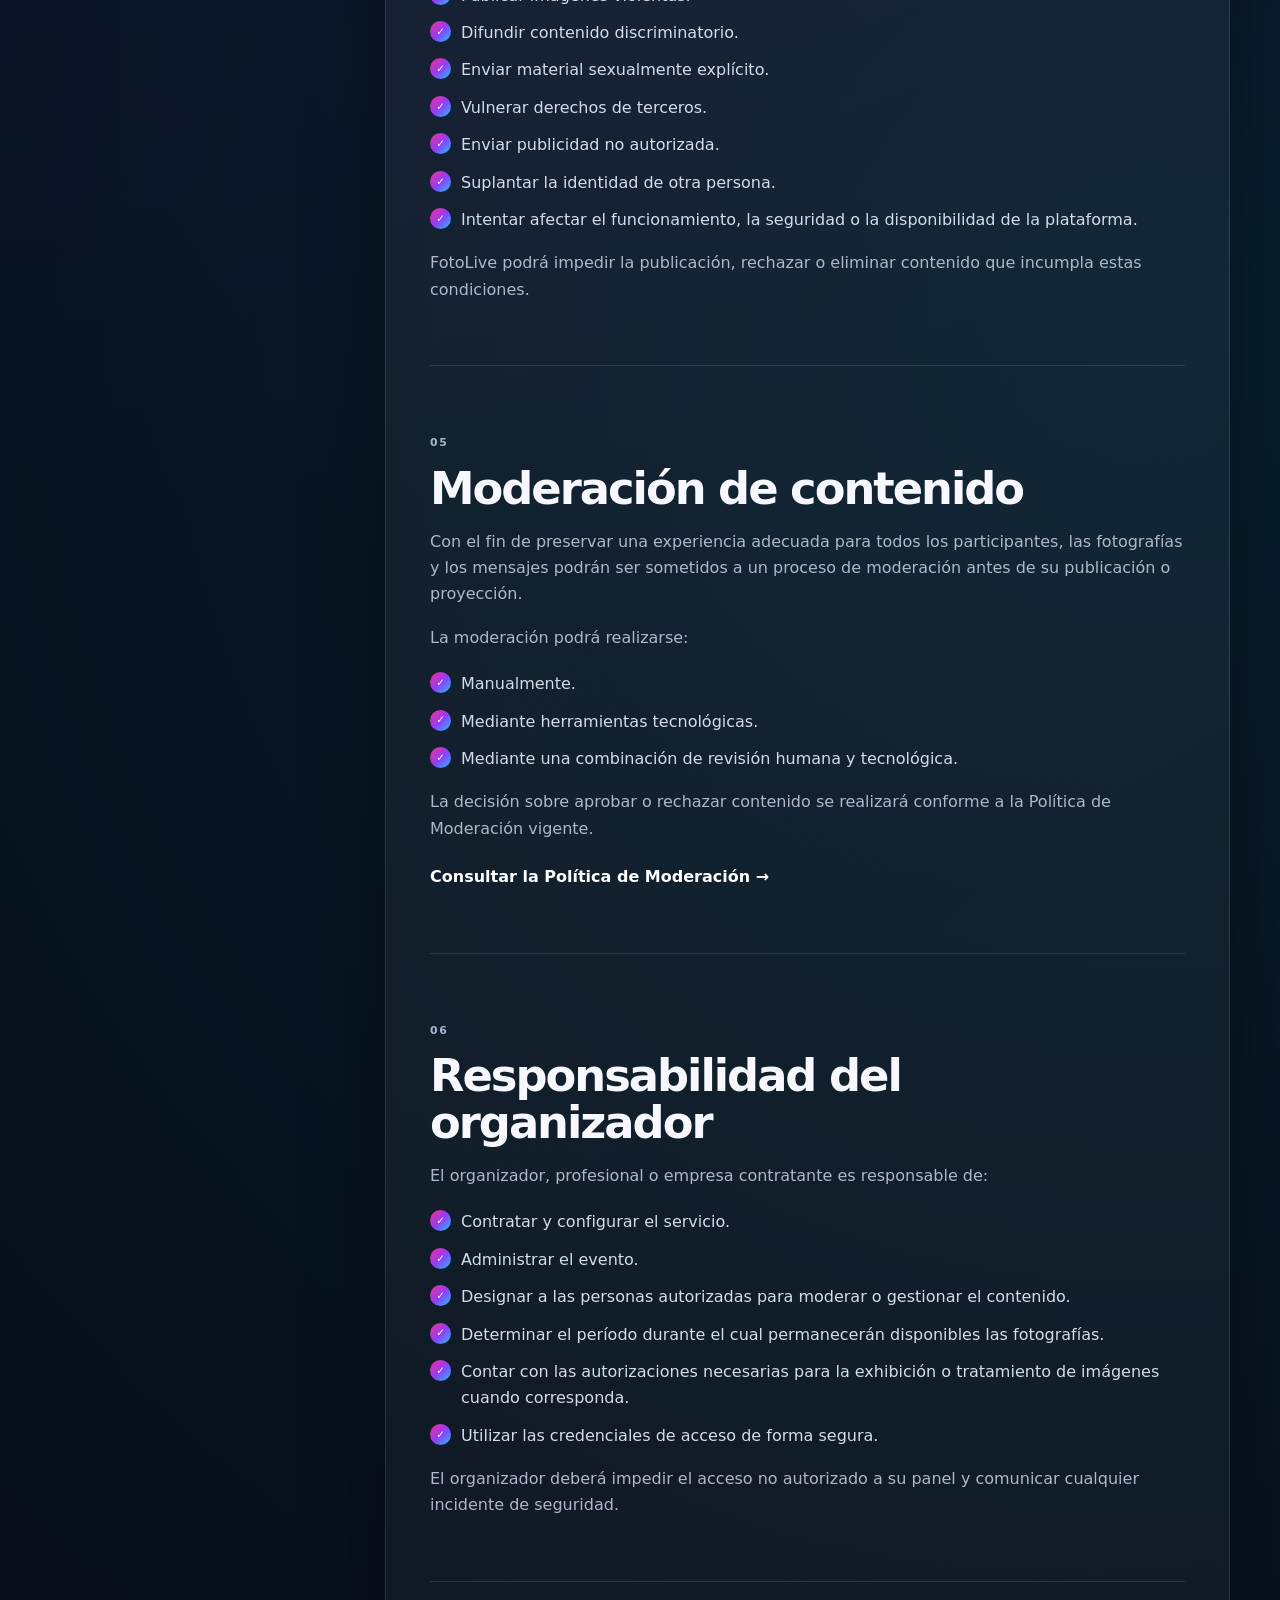
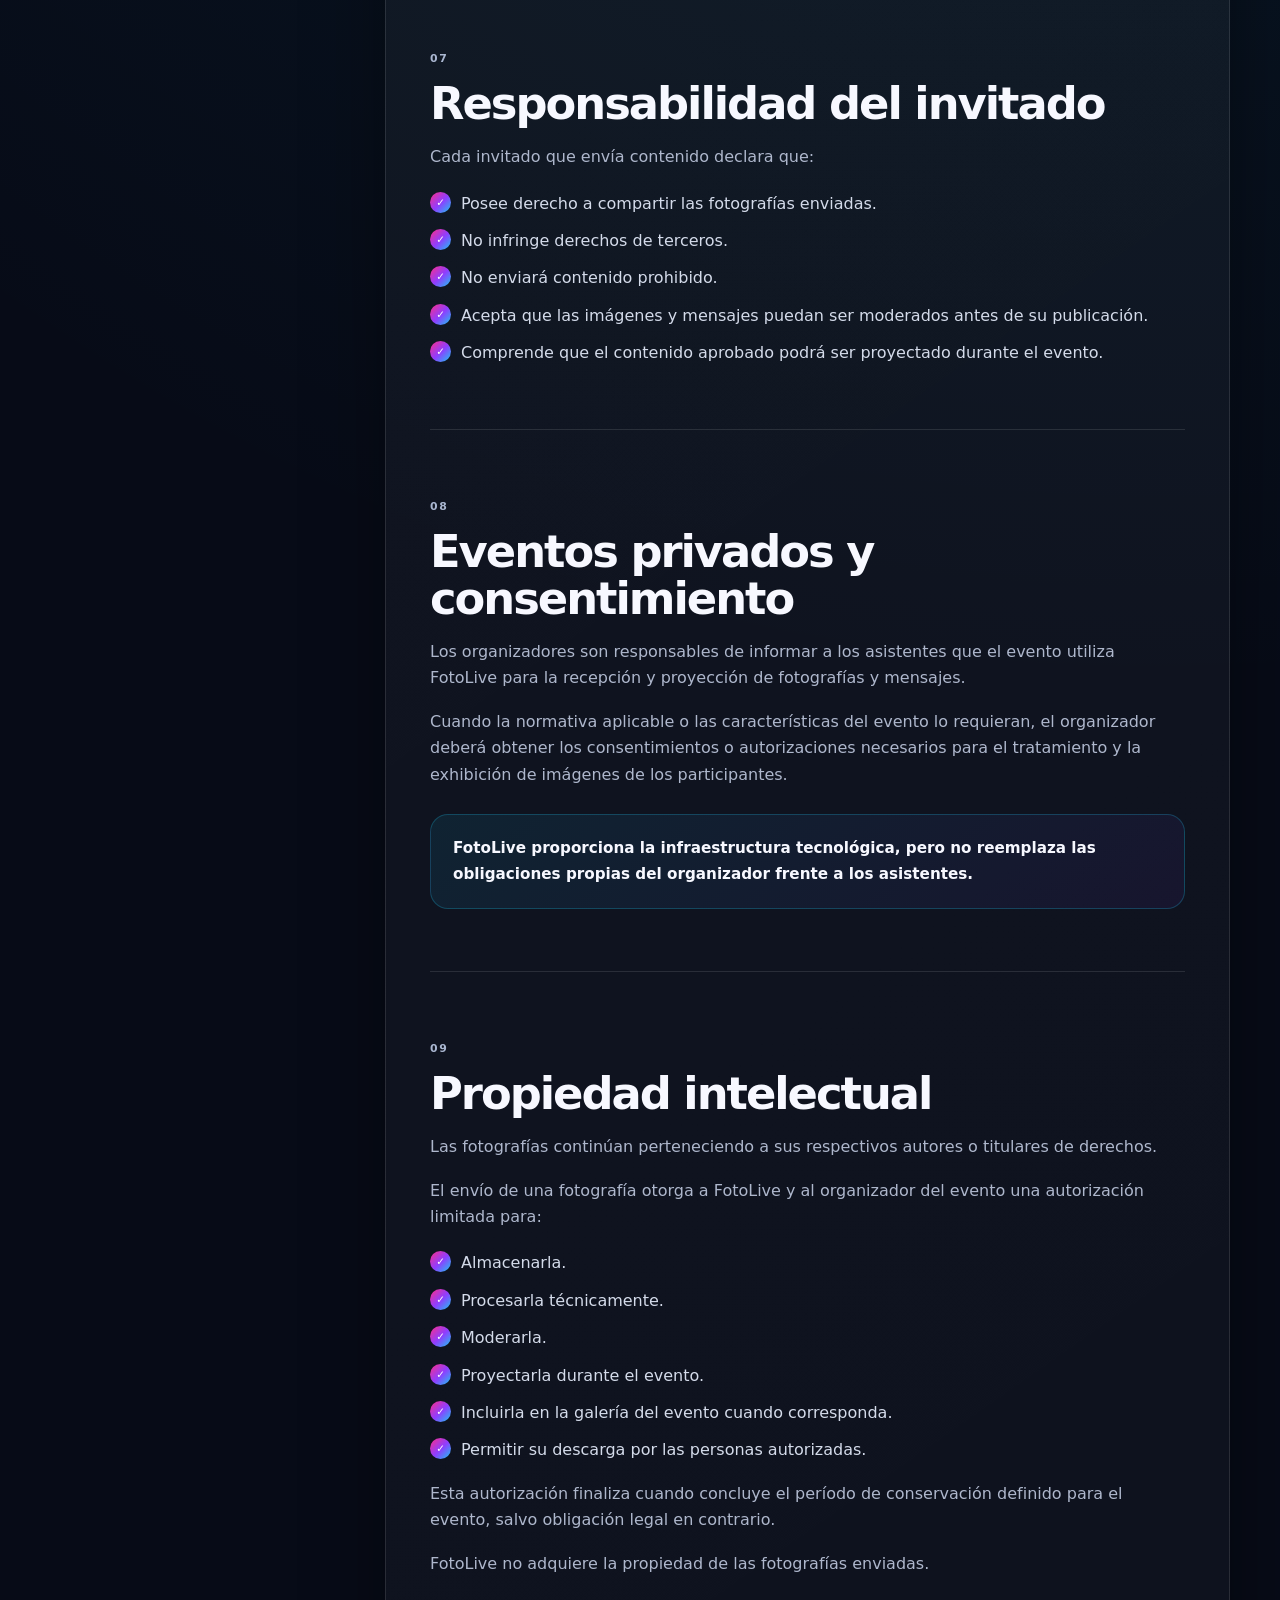
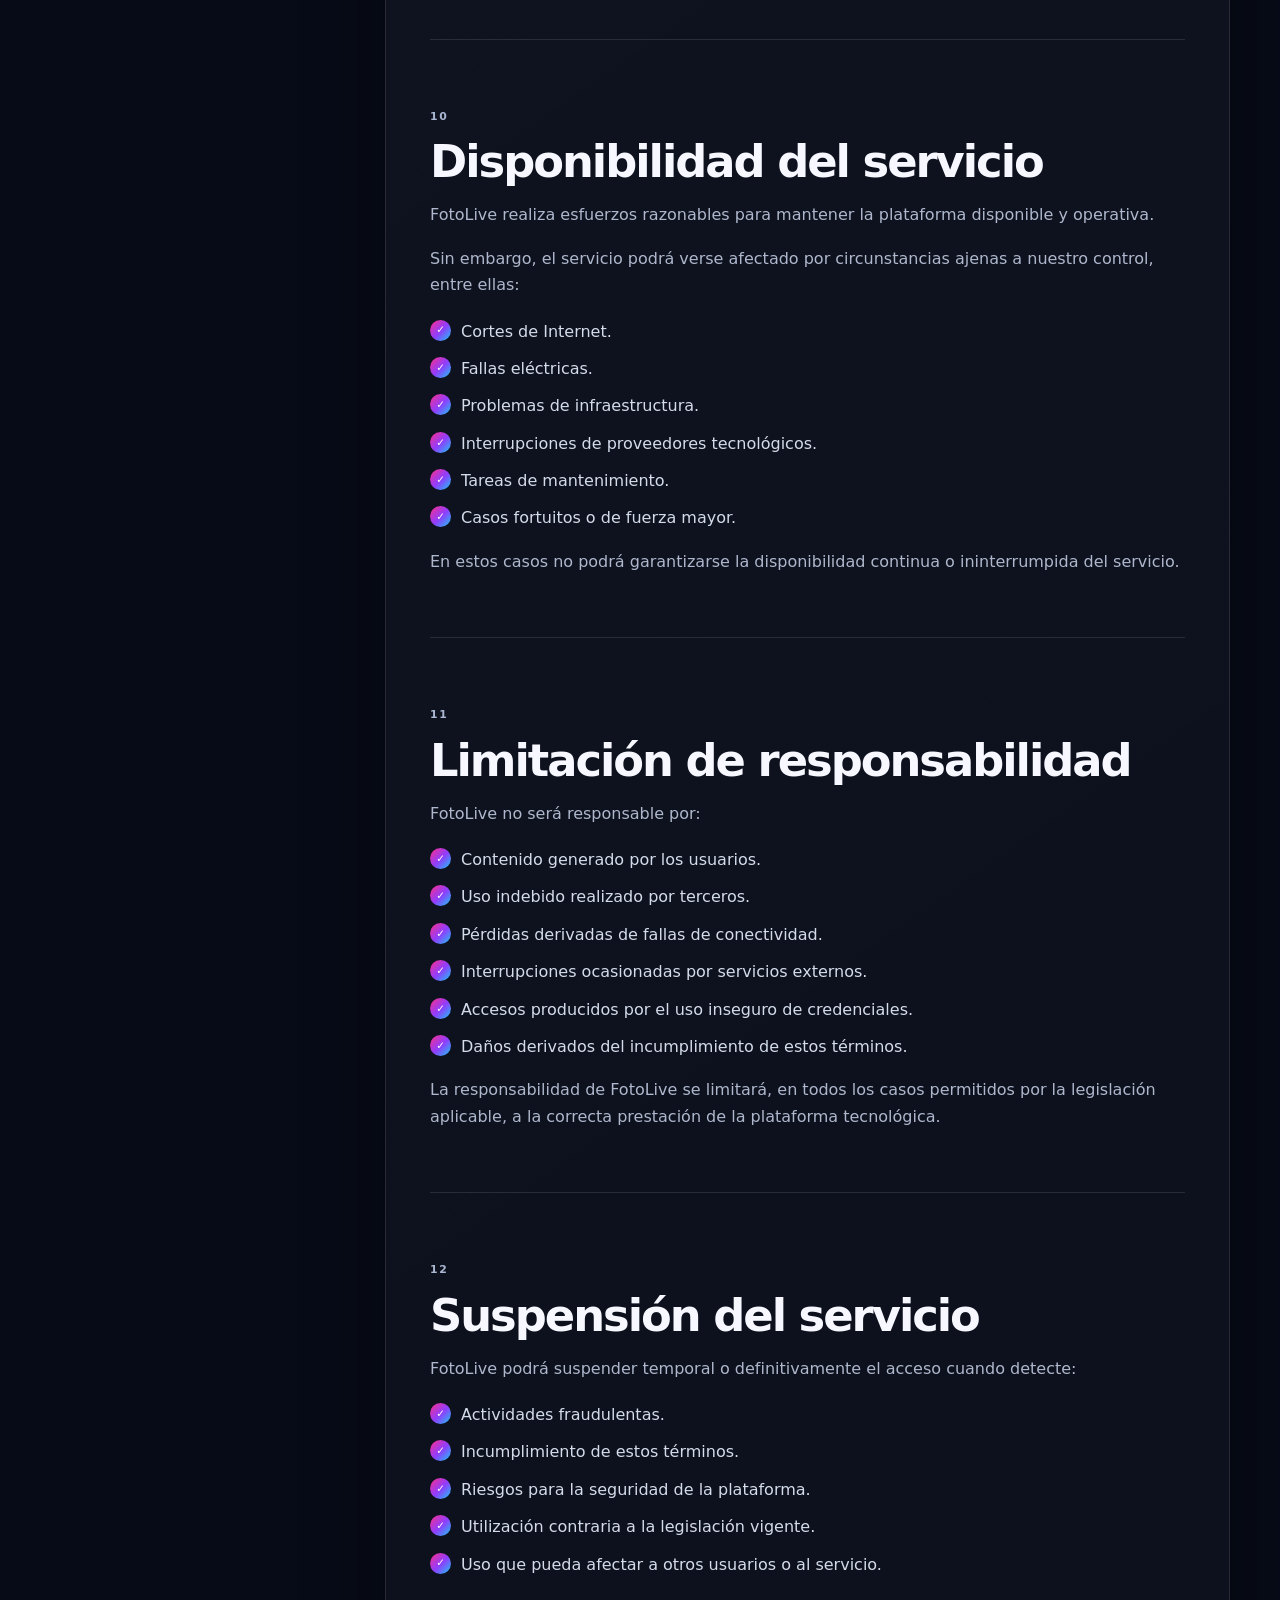
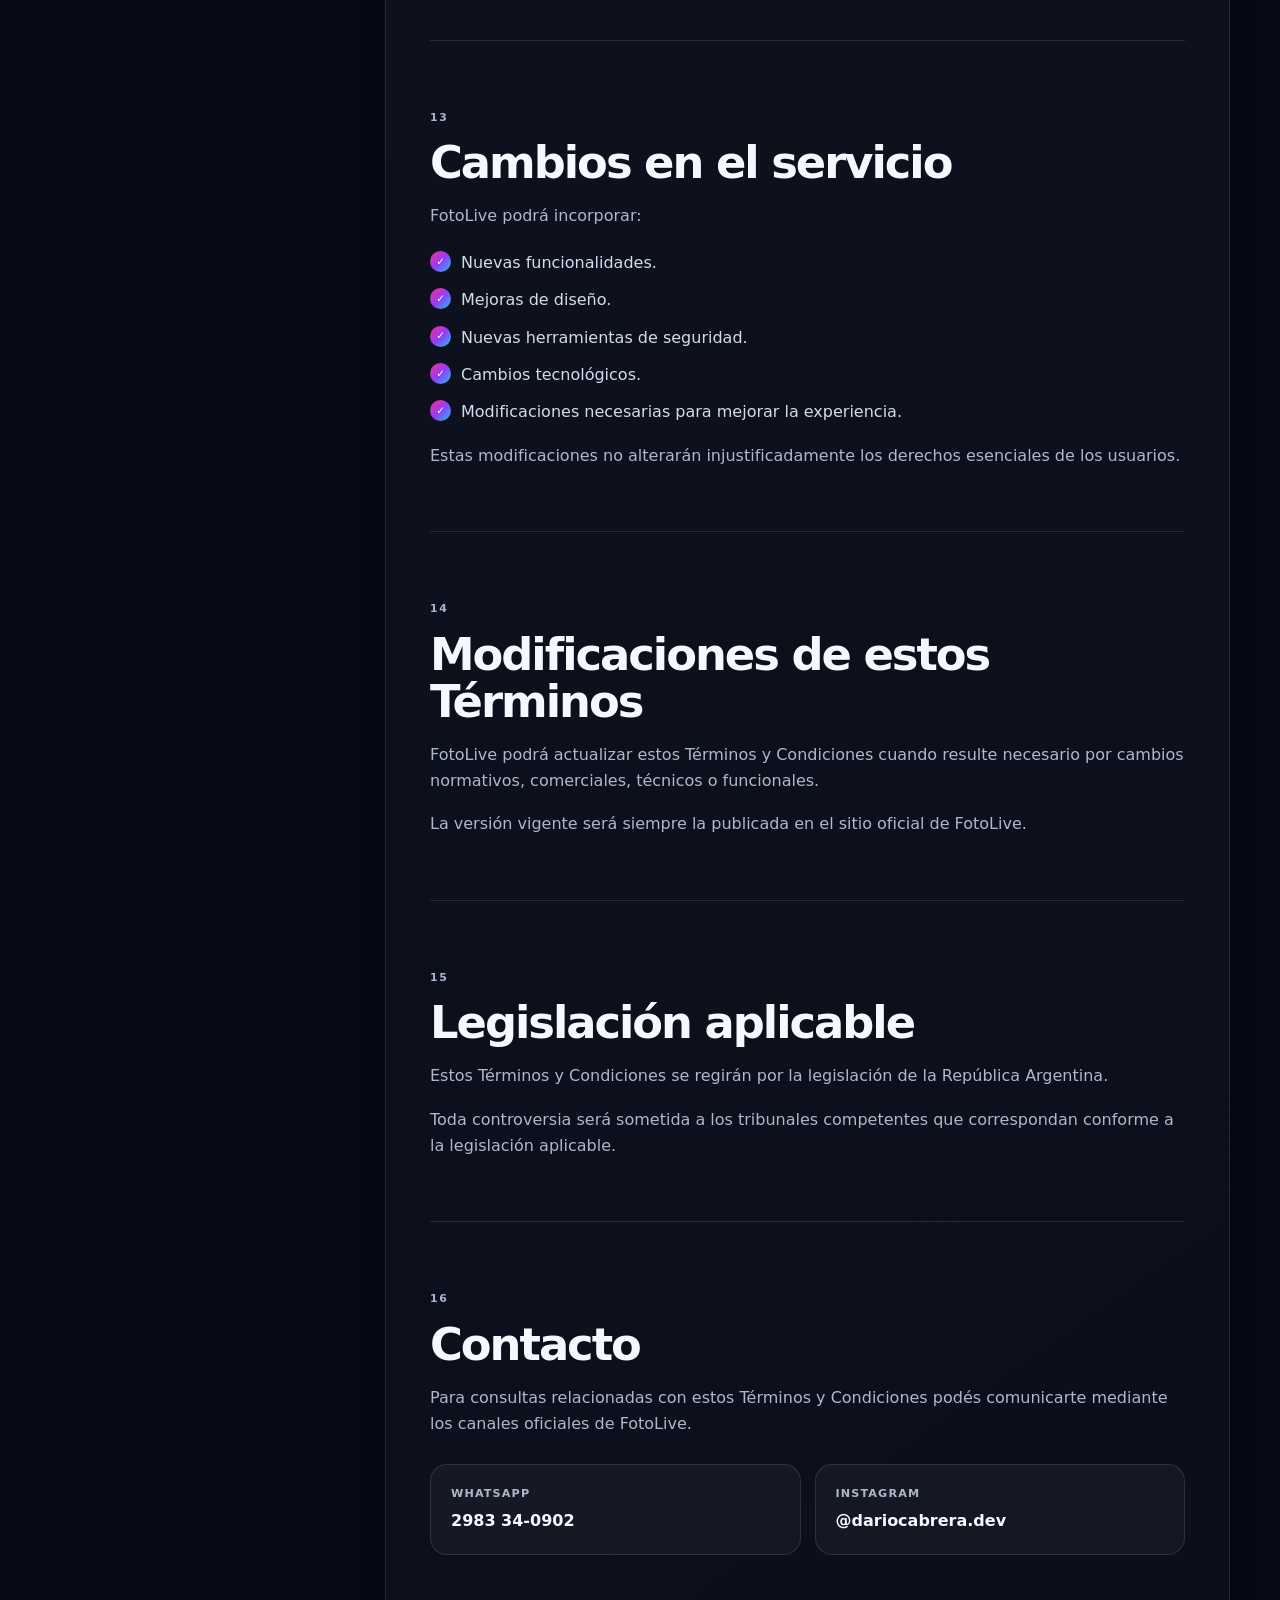
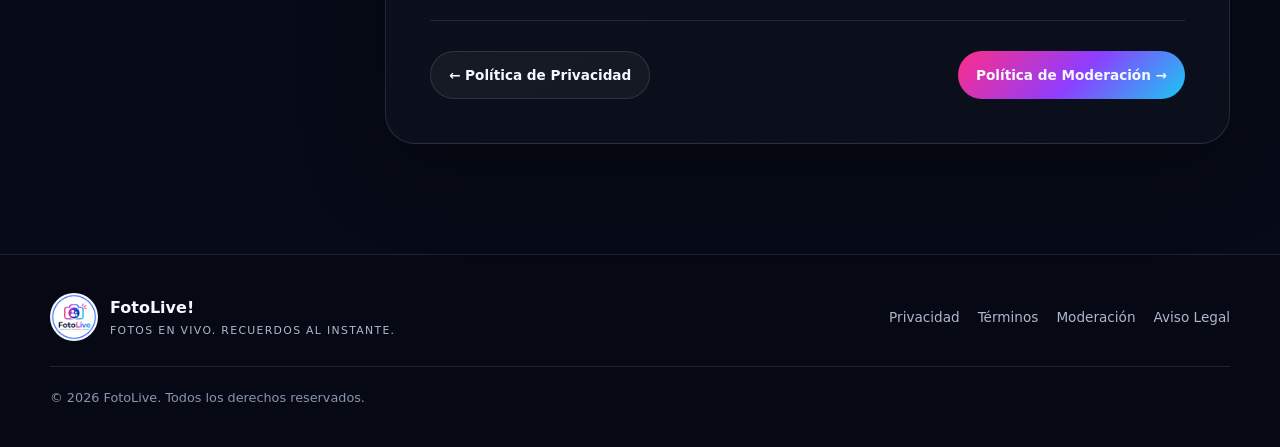
<file: legal/terminos.html>
<!DOCTYPE html>
<html lang="es">
<head>
  <meta charset="UTF-8" />

  <meta
    name="viewport"
    content="width=device-width, initial-scale=1.0"
  />

  <meta
    name="description"
    content="Términos y Condiciones de FotoLive. Conocé las reglas de uso de la plataforma para organizadores, profesionales e invitados."
  />

  <meta name="theme-color" content="#070b17" />

  <title>Términos y Condiciones | FotoLive</title>

  <link
    rel="icon"
    href="../assets/logo-fotolive.webp"
    type="image/webp"
  />

  <link rel="stylesheet" href="legal.css" />
</head>

<body>
  <header class="legal-header">
    <div class="legal-container legal-nav">
      <a class="legal-brand" href="../index.html">
        <img
          src="../assets/logo-fotolive.webp"
          alt="Logo FotoLive"
        />

        <div>
          <strong>FotoLive!</strong>
          <small>Centro Legal</small>
        </div>
      </a>

      <a class="legal-back" href="index.html">
        ← Volver al Centro Legal
      </a>
    </div>
  </header>

  <main>
    <section class="legal-document-hero">
      <div class="legal-container legal-document-heading">
        <span class="legal-eyebrow">
          Reglas claras para una mejor experiencia
        </span>

        <div class="legal-document-icon" aria-hidden="true">
          📜
        </div>

        <h1>Términos y Condiciones</h1>

        <p>
          Estos términos regulan el uso de FotoLive y establecen las
          responsabilidades aplicables a organizadores, profesionales,
          administradores e invitados.
        </p>

        <div class="legal-update">
          <span>Última actualización</span>
          <strong>2 de agosto de 2026</strong>
        </div>
      </div>
    </section>

    <section class="legal-document-section">
      <div class="legal-container legal-document-layout">
        <aside class="legal-document-index">
          <span>Contenido</span>

          <nav>
            <a href="#bienvenido">Bienvenido a FotoLive</a>
            <a href="#servicio">1. Qué es FotoLive</a>
            <a href="#usuarios">2. Usuarios</a>
            <a href="#uso-permitido">3. Uso permitido</a>
            <a href="#uso-prohibido">4. Uso prohibido</a>
            <a href="#moderacion">5. Moderación</a>
            <a href="#organizador">6. Responsabilidad del organizador</a>
            <a href="#invitado">7. Responsabilidad del invitado</a>
            <a href="#eventos-privados">8. Eventos privados</a>
            <a href="#propiedad">9. Propiedad intelectual</a>
            <a href="#disponibilidad">10. Disponibilidad</a>
            <a href="#responsabilidad">11. Limitación de responsabilidad</a>
            <a href="#suspension">12. Suspensión</a>
            <a href="#cambios-servicio">13. Cambios en el servicio</a>
            <a href="#modificaciones">14. Modificaciones</a>
            <a href="#legislacion">15. Legislación aplicable</a>
            <a href="#contacto">16. Contacto</a>
          </nav>
        </aside>

        <article class="legal-document">
          <section id="bienvenido">
            <span class="legal-section-number">
              Condiciones generales
            </span>

            <h2>Bienvenido a FotoLive</h2>

            <p>
              Gracias por utilizar FotoLive.
            </p>

            <p>
              FotoLive es una plataforma diseñada para que
              organizadores e invitados compartan fotografías durante
              eventos de una forma simple, segura y en tiempo real.
            </p>

            <p>
              Estos Términos y Condiciones regulan el uso de la
              plataforma y constituyen un acuerdo entre FotoLive y
              quienes utilizan el servicio.
            </p>

            <div class="legal-highlight">
              <strong>
                Al acceder o utilizar FotoLive aceptás íntegramente las
                condiciones establecidas en este documento.
              </strong>
            </div>
          </section>

          <section id="servicio">
            <span class="legal-section-number">01</span>

            <h2>¿Qué es FotoLive?</h2>

            <p>
              FotoLive es una plataforma tecnológica que permite:
            </p>

            <ul>
              <li>Recibir fotografías enviadas por los invitados.</li>
              <li>Recibir mensajes o dedicatorias.</li>
              <li>Moderar el contenido cuando corresponda.</li>
              <li>Proyectar imágenes en tiempo real.</li>
              <li>Almacenar las fotografías del evento.</li>
              <li>
                Generar una galería digital o permitir la descarga del
                contenido cuando corresponda.
              </li>
            </ul>

            <p>
              FotoLive actúa como proveedor tecnológico y no como
              organizador del evento.
            </p>
          </section>

          <section id="usuarios">
            <span class="legal-section-number">02</span>

            <h2>Usuarios de la plataforma</h2>

            <p>
              Pueden utilizar FotoLive:
            </p>

            <ul>
              <li>Organizadores de eventos.</li>
              <li>Empresas contratantes.</li>
              <li>DJs.</li>
              <li>Salones.</li>
              <li>Fotógrafos.</li>
              <li>Administradores autorizados.</li>
              <li>Invitados habilitados para participar.</li>
            </ul>

            <p>
              Cada usuario es responsable del uso que realiza del
              servicio y de la información que proporciona.
            </p>
          </section>

          <section id="uso-permitido">
            <span class="legal-section-number">03</span>

            <h2>Uso permitido</h2>

            <p>
              Los usuarios podrán utilizar FotoLive únicamente para
              compartir contenido relacionado con el evento
              correspondiente.
            </p>

            <p>Está permitido:</p>

            <ul>
              <li>Enviar fotografías vinculadas con el evento.</li>
              <li>Agregar mensajes respetuosos.</li>
              <li>
                Participar de la experiencia propuesta por el
                organizador.
              </li>
              <li>
                Descargar contenido cuando la función se encuentre
                habilitada.
              </li>
            </ul>
          </section>

          <section id="uso-prohibido">
            <span class="legal-section-number">04</span>

            <h2>Uso prohibido</h2>

            <p>No está permitido utilizar FotoLive para:</p>

            <ul>
              <li>Difundir contenido ilegal.</li>
              <li>Compartir material ofensivo.</li>
              <li>Publicar imágenes violentas.</li>
              <li>Difundir contenido discriminatorio.</li>
              <li>Enviar material sexualmente explícito.</li>
              <li>Vulnerar derechos de terceros.</li>
              <li>Enviar publicidad no autorizada.</li>
              <li>Suplantar la identidad de otra persona.</li>
              <li>
                Intentar afectar el funcionamiento, la seguridad o la
                disponibilidad de la plataforma.
              </li>
            </ul>

            <p>
              FotoLive podrá impedir la publicación, rechazar o
              eliminar contenido que incumpla estas condiciones.
            </p>
          </section>

          <section id="moderacion">
            <span class="legal-section-number">05</span>

            <h2>Moderación de contenido</h2>

            <p>
              Con el fin de preservar una experiencia adecuada para
              todos los participantes, las fotografías y los mensajes
              podrán ser sometidos a un proceso de moderación antes de
              su publicación o proyección.
            </p>

            <p>La moderación podrá realizarse:</p>

            <ul>
              <li>Manualmente.</li>
              <li>Mediante herramientas tecnológicas.</li>
              <li>
                Mediante una combinación de revisión humana y
                tecnológica.
              </li>
            </ul>

            <p>
              La decisión sobre aprobar o rechazar contenido se
              realizará conforme a la Política de Moderación vigente.
            </p>

            <a
              class="legal-inline-link"
              href="moderacion.html"
            >
              Consultar la Política de Moderación →
            </a>
          </section>

          <section id="organizador">
            <span class="legal-section-number">06</span>

            <h2>Responsabilidad del organizador</h2>

            <p>
              El organizador, profesional o empresa contratante es
              responsable de:
            </p>

            <ul>
              <li>Contratar y configurar el servicio.</li>
              <li>Administrar el evento.</li>
              <li>
                Designar a las personas autorizadas para moderar o
                gestionar el contenido.
              </li>
              <li>
                Determinar el período durante el cual permanecerán
                disponibles las fotografías.
              </li>
              <li>
                Contar con las autorizaciones necesarias para la
                exhibición o tratamiento de imágenes cuando
                corresponda.
              </li>
              <li>
                Utilizar las credenciales de acceso de forma segura.
              </li>
            </ul>

            <p>
              El organizador deberá impedir el acceso no autorizado a
              su panel y comunicar cualquier incidente de seguridad.
            </p>
          </section>

          <section id="invitado">
            <span class="legal-section-number">07</span>

            <h2>Responsabilidad del invitado</h2>

            <p>
              Cada invitado que envía contenido declara que:
            </p>

            <ul>
              <li>
                Posee derecho a compartir las fotografías enviadas.
              </li>
              <li>No infringe derechos de terceros.</li>
              <li>No enviará contenido prohibido.</li>
              <li>
                Acepta que las imágenes y mensajes puedan ser
                moderados antes de su publicación.
              </li>
              <li>
                Comprende que el contenido aprobado podrá ser
                proyectado durante el evento.
              </li>
            </ul>
          </section>

          <section id="eventos-privados">
            <span class="legal-section-number">08</span>

            <h2>Eventos privados y consentimiento</h2>

            <p>
              Los organizadores son responsables de informar a los
              asistentes que el evento utiliza FotoLive para la
              recepción y proyección de fotografías y mensajes.
            </p>

            <p>
              Cuando la normativa aplicable o las características del
              evento lo requieran, el organizador deberá obtener los
              consentimientos o autorizaciones necesarios para el
              tratamiento y la exhibición de imágenes de los
              participantes.
            </p>

            <div class="legal-highlight">
              <strong>
                FotoLive proporciona la infraestructura tecnológica,
                pero no reemplaza las obligaciones propias del
                organizador frente a los asistentes.
              </strong>
            </div>
          </section>

          <section id="propiedad">
            <span class="legal-section-number">09</span>

            <h2>Propiedad intelectual</h2>

            <p>
              Las fotografías continúan perteneciendo a sus
              respectivos autores o titulares de derechos.
            </p>

            <p>
              El envío de una fotografía otorga a FotoLive y al
              organizador del evento una autorización limitada para:
            </p>

            <ul>
              <li>Almacenarla.</li>
              <li>Procesarla técnicamente.</li>
              <li>Moderarla.</li>
              <li>Proyectarla durante el evento.</li>
              <li>
                Incluirla en la galería del evento cuando corresponda.
              </li>
              <li>
                Permitir su descarga por las personas autorizadas.
              </li>
            </ul>

            <p>
              Esta autorización finaliza cuando concluye el período de
              conservación definido para el evento, salvo obligación
              legal en contrario.
            </p>

            <p>
              FotoLive no adquiere la propiedad de las fotografías
              enviadas.
            </p>
          </section>

          <section id="disponibilidad">
            <span class="legal-section-number">10</span>

            <h2>Disponibilidad del servicio</h2>

            <p>
              FotoLive realiza esfuerzos razonables para mantener la
              plataforma disponible y operativa.
            </p>

            <p>
              Sin embargo, el servicio podrá verse afectado por
              circunstancias ajenas a nuestro control, entre ellas:
            </p>

            <ul>
              <li>Cortes de Internet.</li>
              <li>Fallas eléctricas.</li>
              <li>Problemas de infraestructura.</li>
              <li>
                Interrupciones de proveedores tecnológicos.
              </li>
              <li>Tareas de mantenimiento.</li>
              <li>Casos fortuitos o de fuerza mayor.</li>
            </ul>

            <p>
              En estos casos no podrá garantizarse la disponibilidad
              continua o ininterrumpida del servicio.
            </p>
          </section>

          <section id="responsabilidad">
            <span class="legal-section-number">11</span>

            <h2>Limitación de responsabilidad</h2>

            <p>
              FotoLive no será responsable por:
            </p>

            <ul>
              <li>Contenido generado por los usuarios.</li>
              <li>Uso indebido realizado por terceros.</li>
              <li>
                Pérdidas derivadas de fallas de conectividad.
              </li>
              <li>
                Interrupciones ocasionadas por servicios externos.
              </li>
              <li>
                Accesos producidos por el uso inseguro de credenciales.
              </li>
              <li>
                Daños derivados del incumplimiento de estos términos.
              </li>
            </ul>

            <p>
              La responsabilidad de FotoLive se limitará, en todos los
              casos permitidos por la legislación aplicable, a la
              correcta prestación de la plataforma tecnológica.
            </p>
          </section>

          <section id="suspension">
            <span class="legal-section-number">12</span>

            <h2>Suspensión del servicio</h2>

            <p>
              FotoLive podrá suspender temporal o definitivamente el
              acceso cuando detecte:
            </p>

            <ul>
              <li>Actividades fraudulentas.</li>
              <li>Incumplimiento de estos términos.</li>
              <li>Riesgos para la seguridad de la plataforma.</li>
              <li>
                Utilización contraria a la legislación vigente.
              </li>
              <li>
                Uso que pueda afectar a otros usuarios o al servicio.
              </li>
            </ul>
          </section>

          <section id="cambios-servicio">
            <span class="legal-section-number">13</span>

            <h2>Cambios en el servicio</h2>

            <p>FotoLive podrá incorporar:</p>

            <ul>
              <li>Nuevas funcionalidades.</li>
              <li>Mejoras de diseño.</li>
              <li>Nuevas herramientas de seguridad.</li>
              <li>Cambios tecnológicos.</li>
              <li>
                Modificaciones necesarias para mejorar la experiencia.
              </li>
            </ul>

            <p>
              Estas modificaciones no alterarán injustificadamente
              los derechos esenciales de los usuarios.
            </p>
          </section>

          <section id="modificaciones">
            <span class="legal-section-number">14</span>

            <h2>Modificaciones de estos Términos</h2>

            <p>
              FotoLive podrá actualizar estos Términos y Condiciones
              cuando resulte necesario por cambios normativos,
              comerciales, técnicos o funcionales.
            </p>

            <p>
              La versión vigente será siempre la publicada en el sitio
              oficial de FotoLive.
            </p>
          </section>

          <section id="legislacion">
            <span class="legal-section-number">15</span>

            <h2>Legislación aplicable</h2>

            <p>
              Estos Términos y Condiciones se regirán por la
              legislación de la República Argentina.
            </p>

            <p>
              Toda controversia será sometida a los tribunales
              competentes que correspondan conforme a la legislación
              aplicable.
            </p>
          </section>

          <section id="contacto">
            <span class="legal-section-number">16</span>

            <h2>Contacto</h2>

            <p>
              Para consultas relacionadas con estos Términos y
              Condiciones podés comunicarte mediante los canales
              oficiales de FotoLive.
            </p>

            <div class="legal-contact-card">
              <div>
                <span>WhatsApp</span>

                <a
                  href="https://wa.me/5492983419423"
                  target="_blank"
                  rel="noopener"
                >
                  2983 34-0902
                </a>
              </div>

              <div>
                <span>Instagram</span>

                <a
                  href="https://instagram.com/dariocabrera.dev"
                  target="_blank"
                  rel="noopener"
                >
                  @dariocabrera.dev
                </a>
              </div>
            </div>
          </section>

          <nav class="legal-document-navigation">
            <a href="privacidad.html">
              ← Política de Privacidad
            </a>

            <a href="moderacion.html">
              Política de Moderación →
            </a>
          </nav>
        </article>
      </div>
    </section>
  </main>

  <footer class="legal-footer">
    <div class="legal-container legal-footer-content">
      <div class="legal-brand">
        <img
          src="../assets/logo-fotolive.webp"
          alt="Logo FotoLive"
        />

        <div>
          <strong>FotoLive!</strong>
          <small>Fotos en vivo. Recuerdos al instante.</small>
        </div>
      </div>

      <div class="legal-footer-links">
        <a href="privacidad.html">Privacidad</a>
        <a href="terminos.html">Términos</a>
        <a href="moderacion.html">Moderación</a>
        <a href="aviso-legal.html">Aviso Legal</a>
      </div>

      <p>
        © 2026 FotoLive. Todos los derechos reservados.
      </p>
    </div>
  </footer>
</body>
</html>
</file>
<file: styles.css>
:root {
    --bg: #070b17;
    --soft: #10162b;
    --text: #f7f8ff;
    --muted: #aeb7cc;
    --border: rgba(255, 255, 255, .11);
    --pink: #ff2d87;
    --violet: #8f3dff;
    --blue: #2d6cff;
    --cyan: #19c8f2;
    --grad: linear-gradient(135deg, var(--pink), var(--violet) 52%, var(--cyan));
    --shadow: 0 25px 80px rgba(0, 0, 0, .38);
    --max: 1180px
}

* {
    box-sizing: border-box;
    margin: 0;
    padding: 0
}

html {
    scroll-behavior: smooth
}

body {
    font-family: Inter, system-ui, -apple-system, "Segoe UI", sans-serif;
    color: var(--text);
    background: radial-gradient(circle at 10% 10%, rgba(143, 61, 255, .14), transparent 30%), radial-gradient(circle at 90% 35%, rgba(25, 200, 242, .1), transparent 30%), var(--bg);
    line-height: 1.6;
    overflow-x: hidden
}

a {
    color: inherit;
    text-decoration: none
}

img {
    display: block;
    max-width: 100%
}

.container {
    width: min(calc(100% - 40px), var(--max));
    margin: auto
}

.header {
    position: fixed;
    inset: 0 0 auto;
    z-index: 30;
    padding: 14px 0;
    transition: .25s
}

.header.scrolled {
    background: rgba(7, 11, 23, .86);
    backdrop-filter: blur(18px);
    border-bottom: 1px solid var(--border)
}

.nav,
.brand,
.header nav,
.actions,
.chips,
.live,
.footer-brand {
    display: flex;
    align-items: center
}

.nav {
    justify-content: space-between
}

.brand {
    gap: 12px
}

.brand img,
.footer-brand img {
    width: 48px;
    height: 48px;
    border-radius: 50%;
    object-fit: cover
}

.brand div,
.footer-brand div {
    display: grid
}

.brand small,
.footer-brand small {
    color: var(--muted);
    font-size: .7rem;
    text-transform: uppercase;
    letter-spacing: .12em
}

.header nav {
    gap: 28px
}

.header nav a {
    color: #d9dfed;
    font-size: .92rem
}

.login {
    padding: 10px 18px;
    border: 1px solid var(--border);
    border-radius: 999px;
    background: rgba(255, 255, 255, .05)
}

.menu {
    display: none;
    width: 44px;
    height: 44px;
    border: 1px solid var(--border);
    border-radius: 14px;
    background: rgba(255, 255, 255, .05)
}

.menu span {
    display: block;
    width: 20px;
    height: 2px;
    margin: 4px auto;
    background: white
}

.hero {
    min-height: 100vh;
    display: grid;
    align-items: center;
    padding: 145px 0 80px
}

.hero-grid {
    display: grid;
    grid-template-columns: .95fr 1.05fr;
    gap: 70px;
    align-items: center
}

.eyebrow {
    display: inline-flex;
    align-items: center;
    gap: 10px;
    color: #c7d0e4;
    font-size: .76rem;
    font-weight: 800;
    letter-spacing: .16em;
    text-transform: uppercase
}

.eyebrow:before {
    content: "";
    width: 34px;
    height: 2px;
    background: var(--grad)
}

h1 {
    margin-top: 20px;
    font-size: clamp(3.4rem, 6.4vw, 6.8rem);
    line-height: .94;
    letter-spacing: -.07em
}

h1 em {
    display: block;
    font-style: normal;
    color: transparent;
    background: var(--grad);
    -webkit-background-clip: text;
    background-clip: text
}

.hero p {
    max-width: 650px;
    margin-top: 25px;
    color: var(--muted);
    font-size: 1.08rem
}

.actions {
    flex-wrap: wrap;
    gap: 14px;
    margin-top: 32px
}

.btn {
    display: inline-flex;
    align-items: center;
    justify-content: center;
    min-height: 54px;
    padding: 0 24px;
    border-radius: 999px;
    font-weight: 800;
    transition: .2s
}

.btn:hover {
    transform: translateY(-3px)
}

.primary {
    background: var(--grad);
    box-shadow: 0 16px 45px rgba(143, 61, 255, .3)
}

.secondary {
    border: 1px solid var(--border);
    background: rgba(255, 255, 255, .05)
}

.chips {
    flex-wrap: wrap;
    gap: 15px;
    margin-top: 24px;
    color: #c8d0e0;
    font-size: .84rem
}

.chips span:before {
    content: "";
    display: inline-block;
    width: 7px;
    height: 7px;
    margin-right: 8px;
    border-radius: 50%;
    background: var(--cyan);
    box-shadow: 0 0 12px var(--cyan)
}

.visual {
    position: relative;
    min-height: 620px
}

.glass {
    border: 1px solid var(--border);
    background: linear-gradient(145deg, rgba(255, 255, 255, .09), rgba(255, 255, 255, .025));
    backdrop-filter: blur(18px);
    box-shadow: var(--shadow)
}

.screen {
    position: absolute;
    right: 0;
    top: 65px;
    width: 84%;
    overflow: hidden;
    border-radius: 30px;
    transform: perspective(1000px) rotateY(-7deg) rotateX(2deg)
}

.top {
    display: flex;
    align-items: center;
    gap: 7px;
    padding: 13px 15px;
    border-bottom: 1px solid var(--border)
}

.top i {
    width: 8px;
    height: 8px;
    border-radius: 50%;
    background: rgba(255, 255, 255, .24)
}

.top b {
    margin-left: auto;
    color: #b8c2d6;
    font-size: .62rem;
    letter-spacing: .15em
}

.stage {
    position: relative;
    height: 380px;
    overflow: hidden;
    background: radial-gradient(circle at 24% 30%, rgba(255, 45, 135, .5), transparent 28%), radial-gradient(circle at 72% 28%, rgba(45, 108, 255, .55), transparent 32%), linear-gradient(145deg, #180c2b, #091326 60%, #07111b)
}

.photo {
    position: absolute;
    border: 7px solid white;
    border-radius: 16px;
    box-shadow: 0 18px 45px rgba(0, 0, 0, .45);
    animation: float 5s ease-in-out infinite
}

.p1 {
    width: 120px;
    height: 145px;
    left: 8%;
    top: 22%;
    transform: rotate(-8deg);
    background-image: url("assets/foto-amigos.webp");
    background-size: cover;
    background-position: center
}

.p2 {
    width: 145px;
    height: 108px;
    right: 8%;
    top: 16%;
    transform: rotate(7deg);
    background-image: url("assets/foto-cumple.webp");
    background-size: cover;
    background-position: center;
    animation-delay: -1.6s
}

.p3 {
    width: 125px;
    height: 145px;
    right: 30%;
    bottom: 10%;
    background-image: url("assets/foto-casamiento.webp");
    background-size: cover;
    background-position: center;
    animation-delay: -3s
}

.caption {
    position: absolute;
    left: 20px;
    bottom: 18px;
    display: grid;
    padding: 12px 15px;
    border: 1px solid var(--border);
    border-radius: 15px;
    background: rgba(7, 11, 23, .62)
}

.caption small {
    color: #cad2e3
}

.phone {
    position: absolute;
    z-index: 3;
    left: 0;
    bottom: 5px;
    width: 225px;
    min-height: 410px;
    padding: 28px 20px;
    border-radius: 35px;
    text-align: center;
    transform: rotate(-4deg)
}

.notch {
    position: absolute;
    top: 9px;
    left: 50%;
    width: 75px;
    height: 17px;
    border-radius: 0 0 14px 14px;
    background: #050814;
    transform: translateX(-50%)
}

.phone img {
    width: 70px;
    height: 70px;
    margin: 24px auto 16px;
    border-radius: 50%
}

.phone p {
    margin-top: 8px;
    font-size: .88rem
}

.phone button {
    width: 100%;
    margin-top: 22px;
    padding: 12px;
    border: 0;
    border-radius: 14px;
    color: white;
    font-weight: 800;
    background: var(--grad)
}

.phone small {
    display: block;
    margin-top: 18px;
    color: #9fe7ba
}

.live {
    position: absolute;
    right: 4%;
    top: 4%;
    gap: 10px;
    padding: 12px 14px;
    border-radius: 18px
}

.live span {
    width: 9px;
    height: 9px;
    border-radius: 50%;
    background: #44e08b;
    box-shadow: 0 0 14px #44e08b
}

.live div {
    display: grid
}

.live small {
    color: var(--muted)
}

.stats {
    border-block: 1px solid var(--border);
    background: rgba(255, 255, 255, .025)
}

.stats .container {
    display: grid;
    grid-template-columns: repeat(4, 1fr)
}

.stats .container div {
    display: grid;
    padding: 27px;
    text-align: center;
    border-right: 1px solid var(--border)
}

.stats .container div:last-child {
    border: 0
}

.stats span {
    color: var(--muted);
    font-size: .82rem
}

.section {
    padding: 105px 0
}

.heading {
    max-width: 760px;
    margin: 0 auto 50px;
    text-align: center
}

.heading.left {
    text-align: left;
    margin: 0
}

.heading h2,
.split h2,
.pro-panel h2,
.cta h2 {
    margin-top: 15px;
    font-size: clamp(2.4rem, 4.7vw, 4.8rem);
    line-height: 1.03;
    letter-spacing: -.055em
}

.cards {
    display: grid;
    gap: 18px
}

.three,
.benefits {
    grid-template-columns: repeat(3, 1fr)
}

.four {
    grid-template-columns: repeat(4, 1fr)
}

.card {
    min-height: 250px;
    padding: 30px;
    border: 1px solid var(--border);
    border-radius: 22px;
    background: linear-gradient(145deg, rgba(255, 255, 255, .055), rgba(255, 255, 255, .018));
    transition: .25s
}

.card:hover {
    transform: translateY(-7px);
    border-color: rgba(255, 255, 255, .24)
}

.card>span {
    color: #8995ad;
    font-size: .75rem;
    font-weight: 800;
    letter-spacing: .15em
}

.icon {
    display: grid;
    place-items: center;
    width: 58px;
    height: 58px;
    margin-top: 30px;
    border-radius: 17px;
    background: rgba(255, 255, 255, .07);
    font-size: 1.5rem
}

.card h3 {
    margin-top: 25px;
    font-size: 1.3rem
}

.card p,
.split p,
.pro-panel p,
.cta p {
    margin-top: 10px;
    color: var(--muted)
}

.split-grid {
    display: grid;
    grid-template-columns: .85fr 1.15fr;
    gap: 70px;
    align-items: center
}

.split ul {
    display: grid;
    gap: 13px;
    margin-top: 28px;
    list-style: none
}

.split li:before {
    content: "✓";
    display: inline-grid;
    place-items: center;
    width: 25px;
    height: 25px;
    margin-right: 10px;
    border-radius: 50%;
    background: var(--grad);
    font-size: .75rem;
    font-weight: 900
}

.collage {
    position: relative;
    min-height: 580px;
    border: 1px solid var(--border);
    border-radius: 35px;
    background: radial-gradient(circle at 50% 40%, rgba(143, 61, 255, .22), transparent 36%), #0c1226
}

.memory {
    position: absolute;
    border: 9px solid white;
    border-bottom-width: 35px;
    border-radius: 16px;
    box-shadow: var(--shadow)
}

.m1 {
    width: 190px;
    height: 245px;
    left: 8%;
    top: 12%;
    transform: rotate(-8deg);
    background-image: url("assets/foto-amigos.webp");
    background-size: cover;
    background-position: center
}

.m2 {
    width: 230px;
    height: 190px;
    right: 7%;
    top: 10%;
    transform: rotate(7deg);
    background-image: url("assets/foto-cumple.webp");
    background-size: cover;
    background-position: center
}

.m3 {
    width: 210px;
    height: 190px;
    left: 22%;
    bottom: 8%;
    transform: rotate(4deg);
    background-image: url("assets/foto-casamiento.webp");
    background-size: cover;
    background-position: center
}

.m4 {
    width: 160px;
    height: 220px;
    right: 7%;
    bottom: 12%;
    transform: rotate(-7deg);
    background-image: url("assets/foto-bengalas.webp");
    background-size: cover;
    background-position: center
}

.pro-panel {
    display: grid;
    grid-template-columns: 1fr .8fr;
    gap: 55px;
    align-items: center;
    padding: 60px;
    border: 1px solid var(--border);
    border-radius: 32px;
    background: radial-gradient(circle at 85% 20%, rgba(25, 200, 242, .18), transparent 30%), radial-gradient(circle at 10% 90%, rgba(255, 45, 135, .18), transparent 30%), #10172d;
    box-shadow: var(--shadow)
}

.points {
    display: grid;
    grid-template-columns: 1fr 1fr;
    gap: 14px
}

.points span {
    display: flex;
    align-items: center;
    min-height: 85px;
    padding: 18px;
    border: 1px solid var(--border);
    border-radius: 18px;
    background: rgba(255, 255, 255, .05);
    font-weight: 800
}

.faq-grid {
    display: grid;
    grid-template-columns: .75fr 1.25fr;
    gap: 75px
}

.faq {
    display: grid;
    gap: 12px
}

.faq details {
    border: 1px solid var(--border);
    border-radius: 18px;
    background: rgba(255, 255, 255, .035)
}

.faq summary {
    padding: 20px 52px 20px 20px;
    cursor: pointer;
    font-weight: 800
}

.faq p {
    padding: 0 20px 20px;
    color: var(--muted)
}

.cta {
    display: grid;
    grid-template-columns: auto 1fr auto;
    gap: 28px;
    align-items: center;
    padding: 50px;
    border: 1px solid var(--border);
    border-radius: 32px;
    background: linear-gradient(145deg, rgba(255, 255, 255, .08), rgba(255, 255, 255, .025));
    box-shadow: var(--shadow)
}

.cta img {
    width: 105px;
    height: 105px;
    border-radius: 50%
}

.cta .actions {
    display: grid;
    margin: 0
}

.wa {
    position: fixed;
    right: 20px;
    bottom: 20px;
    z-index: 25;
    display: grid;
    place-items: center;
    width: 58px;
    height: 58px;
    border-radius: 50%;
    background: linear-gradient(135deg, #25d366, #0aa34e);
    font-weight: 900;
    box-shadow: 0 15px 35px rgba(0, 0, 0, .35)
}

footer {
    padding: 42px 0 24px;
    border-top: 1px solid var(--border);
    background: rgba(0, 0, 0, .15)
}

.footer-grid {
    display: grid;
    grid-template-columns: 1.2fr repeat(3, 1fr);
    gap: 40px;
}

.footer-column {
    display: grid;
    align-content: start;
    gap: 9px;
}

.footer-title {
    margin-bottom: 6px;
    color: #ffffff;
    font-size: 0.78rem;
    font-weight: 850;
    letter-spacing: 0.12em;
    text-transform: uppercase;
}

.footer-column a,
.footer-column p {
    color: var(--muted);
    font-size: 0.88rem;
}

.footer-column a:hover {
    color: var(--text);
}

.footer-column p a {
    color: #ffffff;
}

.footer-grid>div {
    display: grid;
    gap: 9px
}

.footer-grid a,
.footer-grid span {
    color: var(--muted);
    font-size: .88rem
}

.copyright {
    margin-top: 30px;
    padding-top: 20px;
    border-top: 1px solid var(--border);
    color: #8995ad;
    font-size: .8rem
}

.reveal {
    opacity: 0;
    transform: translateY(25px);
    transition: .7s
}

.reveal.visible {
    opacity: 1;
    transform: none
}

@keyframes float {
    50% {
        translate: 0 -10px
    }
}

@media(max-width:1020px) {

    .hero-grid,
    .split-grid,
    .faq-grid {
        grid-template-columns: 1fr
    }

    .hero-visual {
        min-height: 620px
    }

    .four {
        grid-template-columns: repeat(2, 1fr)
    }

    .pro-panel {
        grid-template-columns: 1fr
    }

    .cta {
        grid-template-columns: auto 1fr
    }

    .cta .actions {
        grid-column: 1/-1;
        display: flex
    }

    .footer-grid {
        grid-template-columns: repeat(2, 1fr);
    }

    .footer-brand {
        grid-column: 1 / -1;
    }

}

@media(max-width:820px) {
    .menu {
        display: block
    }

    .header nav {
        position: fixed;
        inset: 78px 18px auto;
        display: grid;
        gap: 0;
        padding: 12px;
        border: 1px solid var(--border);
        border-radius: 20px;
        background: rgba(7, 11, 23, .98);
        opacity: 0;
        pointer-events: none;
        transform: translateY(-10px);
        transition: .2s
    }

    .header nav.open {
        opacity: 1;
        pointer-events: auto;
        transform: none
    }

    .header nav a {
        padding: 14px;
        border-bottom: 1px solid var(--border)
    }

    .header nav a:last-child {
        border: 0
    }

    .hero {
        padding-top: 120px
    }

    .three,
    .benefits {
        grid-template-columns: 1fr
    }

    .stats .container {
        grid-template-columns: 1fr 1fr
    }

    .stats .container div:nth-child(2) {
        border-right: 0
    }

    .stats .container div:nth-child(-n+2) {
        border-bottom: 1px solid var(--border)
    }

    .collage {
        min-height: 500px
    }

    .cta {
        grid-template-columns: 1fr;
        text-align: center
    }

    .cta img {
        margin: auto
    }

    .cta .actions {
        justify-content: center
    }
}

@media(max-width:560px) {
    .container {
        width: min(calc(100% - 28px), var(--max))
    }

    .section {
        padding: 75px 0
    }

    .brand small {
        display: none
    }

    h1 {
        font-size: clamp(2.9rem, 14vw, 4.5rem)
    }

    .actions {
        display: grid
    }

    .btn {
        width: 100%
    }

    .chips {
        display: grid
    }

    .hero-visual {
        min-height: 480px
    }

    .screen {
        width: 94%;
        top: 45px
    }

    .stage {
        height: 280px
    }

    .p1 {
        width: 85px;
        height: 105px
    }

    .p2 {
        width: 105px;
        height: 80px
    }

    .p3 {
        width: 90px;
        height: 105px
    }

    .phone {
        width: 165px;
        min-height: 305px;
        padding: 18px 14px
    }

    .phone img {
        width: 50px;
        height: 50px
    }

    .phone h3 {
        font-size: 1rem
    }

    .phone p {
        font-size: .75rem
    }

    .caption small {
        display: none
    }

    .four,
    .points {
        grid-template-columns: 1fr
    }

    .collage {
        min-height: 390px
    }

    .m1 {
        width: 130px;
        height: 180px
    }

    .m2 {
        width: 150px;
        height: 125px
    }

    .m3 {
        width: 145px;
        height: 125px
    }

    .m4 {
        width: 105px;
        height: 155px
    }

    .pro-panel,
    .cta {
        padding: 32px 22px
    }

    .footer-grid {
        grid-template-columns: 1fr;
    }

    .footer-brand {
        grid-column: auto;
    }

    .cta .actions {
        display: grid
    }

    .heading h2,
    .split h2,
    .pro-panel h2,
    .cta h2 {
        font-size: clamp(2.2rem, 11vw, 3.4rem)
    }
}

@media(prefers-reduced-motion:reduce) {
    * {
        scroll-behavior: auto !important;
        animation: none !important;
        transition: none !important
    }

    .reveal {
        opacity: 1;
        transform: none
    }
}

.login-note {
    margin-top: 15px;
    font-size: .95rem;
    color: #bdbdbd;
    text-align: center;
    line-height: 1.6;
}

.login-note a {
    color: #ffffff;
    font-weight: 600;
    text-decoration: none;
}

.login-note a:hover {
    text-decoration: underline;
}

/* =========================================================
   DEMO INTERACTIVA
========================================================= */
.demo-section {
    position: relative;
    overflow: hidden;
    background: radial-gradient(circle at 14% 20%, rgba(255, 45, 135, .12), transparent 28%), radial-gradient(circle at 88% 78%, rgba(25, 200, 242, .12), transparent 30%)
}

.demo-section::before {
    content: "";
    position: absolute;
    inset: 12% auto auto 50%;
    width: 620px;
    height: 620px;
    border: 1px solid rgba(255, 255, 255, .04);
    border-radius: 50%;
    transform: translateX(-50%);
    pointer-events: none
}

.demo-section .heading p {
    max-width: 720px;
    margin: 18px auto 0;
    color: var(--muted)
}

.demo-grid {
    position: relative;
    display: grid;
    grid-template-columns: repeat(2, minmax(0, 1fr));
    gap: 22px
}

.demo-card {
    position: relative;
    display: flex;
    flex-direction: column;
    min-height: 510px;
    padding: 38px;
    overflow: hidden;
    border: 1px solid var(--border);
    border-radius: 30px;
    background: linear-gradient(145deg, rgba(255, 255, 255, .075), rgba(255, 255, 255, .02));
    box-shadow: var(--shadow);
    transition: transform .25s, border-color .25s
}

.demo-card::before {
    content: "";
    position: absolute;
    top: -110px;
    right: -90px;
    width: 260px;
    height: 260px;
    border-radius: 50%;
    filter: blur(8px);
    opacity: .34;
    pointer-events: none
}

.demo-card-guest::before {
    background: var(--pink)
}

.demo-card-pro::before {
    background: var(--cyan)
}

.demo-card:hover {
    transform: translateY(-7px);
    border-color: rgba(255, 255, 255, .25)
}

.demo-card-top {
    position: relative;
    z-index: 1;
    display: flex;
    align-items: center;
    justify-content: space-between;
    gap: 20px;
    margin-bottom: 52px
}

.demo-badge {
    display: inline-flex;
    align-items: center;
    min-height: 34px;
    padding: 0 14px;
    border: 1px solid var(--border);
    border-radius: 999px;
    color: #dce4f4;
    background: rgba(255, 255, 255, .055);
    font-size: .72rem;
    font-weight: 800;
    letter-spacing: .1em;
    text-transform: uppercase
}

.demo-icon {
    display: grid;
    place-items: center;
    width: 72px;
    height: 72px;
    flex: 0 0 72px;
    border: 1px solid rgba(255, 255, 255, .13);
    border-radius: 22px;
    background: rgba(255, 255, 255, .07);
    font-size: 2rem;
    box-shadow: 0 15px 35px rgba(0, 0, 0, .22)
}

.demo-card h3 {
    font-size: clamp(2rem, 3.5vw, 3.3rem);
    line-height: 1;
    letter-spacing: -.045em
}

.demo-card p {
    max-width: 560px;
    margin-top: 16px;
    color: var(--muted)
}

.demo-list {
    display: grid;
    gap: 12px;
    margin: 32px 0 34px;
    list-style: none;
    color: #dce3f1
}

.demo-list li {
    display: flex;
    align-items: flex-start;
    gap: 11px
}

.demo-list li::before {
    content: "✓";
    display: inline-grid;
    place-items: center;
    width: 24px;
    height: 24px;
    flex: 0 0 24px;
    border-radius: 50%;
    background: var(--grad);
    color: #fff;
    font-size: .72rem;
    font-weight: 900
}

.demo-button {
    width: 100%;
    margin-top: auto
}

.demo-card-pro .demo-button {
    background: rgba(255, 255, 255, .065)
}

.demo-note {
    display: grid;
    grid-template-columns: auto 1fr auto;
    gap: 18px;
    align-items: center;
    margin-top: 22px;
    padding: 22px 24px;
    border: 1px solid var(--border);
    border-radius: 22px;
    background: rgba(255, 255, 255, .035)
}

.demo-note>span {
    display: grid;
    place-items: center;
    width: 42px;
    height: 42px;
    border-radius: 14px;
    background: var(--grad);
    font-weight: 900
}

.demo-note p {
    color: var(--muted)
}

.demo-note a {
    color: #fff;
    font-weight: 800;
    text-align: right
}

.demo-note a:hover {
    text-decoration: underline
}

@media(max-width:820px) {
    .demo-grid {
        grid-template-columns: 1fr
    }

    .demo-card {
        min-height: auto
    }

    .demo-note {
        grid-template-columns: auto 1fr
    }

    .demo-note a {
        grid-column: 1/-1;
        text-align: left;
        padding-left: 60px
    }
}

@media(max-width:560px) {
    .demo-card {
        padding: 28px 22px;
        border-radius: 24px
    }

    .demo-card-top {
        margin-bottom: 38px
    }

    .demo-icon {
        width: 60px;
        height: 60px;
        flex-basis: 60px;
        border-radius: 18px;
        font-size: 1.65rem
    }

    .demo-badge {
        font-size: .62rem;
        letter-spacing: .07em
    }

    .demo-note {
        grid-template-columns: 1fr;
        padding: 22px
    }

    .demo-note a {
        grid-column: auto;
        padding-left: 0
    }
}
/* =========================================================
   FOTO LIVE V2 — IA + CONTRATACIÓN ONLINE
========================================================= */

.flow-cards .card {
    min-height: 290px;
}

/* =========================
   MODERACIÓN CON IA
========================= */

.intelligence-section {
    position: relative;
    overflow: hidden;
    background:
        radial-gradient(
            circle at 18% 50%,
            rgba(143, 61, 255, .14),
            transparent 30%
        );
}

.intelligence-grid {
    display: grid;
    grid-template-columns: .95fr 1.05fr;
    gap: 70px;
    align-items: center;
}

.intelligence-grid h2 {
    margin-top: 15px;
    font-size: clamp(2.4rem, 4.7vw, 4.8rem);
    line-height: 1.03;
    letter-spacing: -.055em;
}

.intelligence-grid p {
    margin-top: 18px;
    color: var(--muted);
    font-size: 1.02rem;
}

.ai-points {
    display: grid;
    gap: 12px;
    margin-top: 28px;
}

.ai-points span {
    display: flex;
    align-items: center;
    min-height: 48px;
    padding: 0 16px;

    border: 1px solid var(--border);
    border-radius: 15px;

    background: rgba(255, 255, 255, .035);

    color: #dce3f1;
    font-size: .9rem;
    font-weight: 700;
}

/* panel derecho */

.ai-visual {
    position: relative;

    display: grid;
    align-content: center;
    gap: 14px;

    min-height: 470px;
    padding: 48px;

    overflow: hidden;

    border: 1px solid var(--border);
    border-radius: 34px;

    background:
        radial-gradient(
            circle at 50% 20%,
            rgba(143, 61, 255, .30),
            transparent 32%
        ),
        radial-gradient(
            circle at 85% 80%,
            rgba(25, 200, 242, .10),
            transparent 32%
        ),
        #0c1226;

    box-shadow: var(--shadow);
}

.ai-visual::before {
    content: "";

    position: absolute;
    width: 280px;
    height: 280px;

    top: -140px;
    right: -100px;

    border-radius: 50%;

    background: rgba(255, 45, 135, .13);

    filter: blur(20px);

    pointer-events: none;
}

.ai-orb {
    position: relative;
    z-index: 1;

    display: grid;
    place-items: center;

    width: 105px;
    height: 105px;

    margin: 0 auto 20px;

    border: 1px solid rgba(255, 255, 255, .18);
    border-radius: 50%;

    background: var(--grad);

    color: white;

    font-size: 2rem;
    font-weight: 900;

    box-shadow:
        0 0 45px rgba(143, 61, 255, .40),
        0 20px 50px rgba(0, 0, 0, .25);
}

.ai-step {
    position: relative;
    z-index: 1;

    display: grid;
    gap: 3px;

    padding: 18px 20px;

    border: 1px solid var(--border);
    border-radius: 18px;

    background: rgba(255, 255, 255, .055);

    backdrop-filter: blur(10px);
}

.ai-step b {
    font-size: 1rem;
}

.ai-step small {
    color: var(--muted);
    font-size: .8rem;
}

.ai-step.approved {
    border-color: rgba(68, 224, 139, .32);

    background:
        linear-gradient(
            145deg,
            rgba(68, 224, 139, .09),
            rgba(255, 255, 255, .035)
        );
}

.ai-step.review {
    border-color: rgba(255, 196, 87, .35);

    background:
        linear-gradient(
            145deg,
            rgba(255, 196, 87, .08),
            rgba(255, 255, 255, .035)
        );
}

/* =========================
   CONTRATACIÓN / ACTIVACIÓN
========================= */

.purchase-panel {
    display: grid;
    grid-template-columns: .95fr 1.05fr;
    gap: 60px;
    align-items: center;

    padding: 60px;

    border: 1px solid var(--border);
    border-radius: 34px;

    background:
        radial-gradient(
            circle at 88% 20%,
            rgba(25, 200, 242, .15),
            transparent 28%
        ),
        radial-gradient(
            circle at 8% 90%,
            rgba(255, 45, 135, .16),
            transparent 30%
        ),
        #10172d;

    box-shadow: var(--shadow);
}

.purchase-panel h2 {
    margin-top: 15px;

    font-size: clamp(2.4rem, 4.7vw, 4.8rem);

    line-height: 1.03;
    letter-spacing: -.055em;
}

.purchase-panel p {
    margin-top: 18px;
    color: var(--muted);
}

.purchase-panel .btn {
    margin-top: 30px;
}

.timeline {
    display: grid;

    grid-template-columns:
        minmax(0, 1fr)
        auto
        minmax(0, 1fr)
        auto
        minmax(0, 1fr);

    gap: 14px;
    align-items: center;
}

.timeline div {
    display: flex;
    flex-direction: column;
    justify-content: center;

    min-height: 190px;
    padding: 22px;

    border: 1px solid var(--border);
    border-radius: 22px;

    background: rgba(255, 255, 255, .05);
}

.timeline b {
    color: var(--cyan);

    font-size: .7rem;
    letter-spacing: .14em;
}

.timeline strong {
    margin-top: 8px;
    font-size: 1.15rem;
}

.timeline span {
    margin-top: 8px;

    color: var(--muted);

    font-size: .82rem;
    line-height: 1.5;
}

.timeline i {
    color: #8995ad;
    font-style: normal;
    font-size: 1.2rem;
}

/* =========================
   RESPONSIVE
========================= */

@media (max-width: 1020px) {
    .intelligence-grid,
    .purchase-panel {
        grid-template-columns: 1fr;
    }

    .ai-visual {
        max-width: 700px;
        width: 100%;
        margin-inline: auto;
    }

    .timeline {
        margin-top: 10px;
    }
}

@media (max-width: 700px) {
    .ai-visual {
        min-height: auto;
        padding: 32px 22px;
        border-radius: 26px;
    }

    .ai-orb {
        width: 85px;
        height: 85px;
        font-size: 1.6rem;
    }

    .purchase-panel {
        padding: 34px 22px;
    }

    .timeline {
        grid-template-columns: 1fr;
    }

    .timeline i {
        text-align: center;
        transform: rotate(90deg);
    }

    .timeline div {
        min-height: auto;
    }

    .flow-cards {
        grid-template-columns: 1fr;
    }
}
</file>
<file: legal/legal.css>
:root {
  --bg: #070b17;
  --soft: #10162b;
  --text: #f7f8ff;
  --muted: #aeb7cc;
  --border: rgba(255, 255, 255, 0.11);
  --pink: #ff2d87;
  --violet: #8f3dff;
  --blue: #2d6cff;
  --cyan: #19c8f2;
  --grad: linear-gradient(
    135deg,
    var(--pink),
    var(--violet) 52%,
    var(--cyan)
  );
  --shadow: 0 25px 80px rgba(0, 0, 0, 0.38);
  --max: 1180px;
}

* {
  box-sizing: border-box;
  margin: 0;
  padding: 0;
}

html {
  scroll-behavior: smooth;
}

body {
  min-height: 100vh;
  font-family:
    Inter,
    system-ui,
    -apple-system,
    "Segoe UI",
    sans-serif;

  color: var(--text);

  background:
    radial-gradient(
      circle at 10% 10%,
      rgba(143, 61, 255, 0.14),
      transparent 30%
    ),
    radial-gradient(
      circle at 90% 35%,
      rgba(25, 200, 242, 0.1),
      transparent 30%
    ),
    var(--bg);

  line-height: 1.65;
}

a {
  color: inherit;
  text-decoration: none;
}

img {
  display: block;
  max-width: 100%;
}

.legal-container {
  width: min(calc(100% - 40px), var(--max));
  margin-inline: auto;
}

.legal-header {
  position: sticky;
  top: 0;
  z-index: 20;

  padding: 14px 0;

  border-bottom: 1px solid var(--border);

  background: rgba(7, 11, 23, 0.88);
  backdrop-filter: blur(18px);
}

.legal-nav {
  display: flex;
  align-items: center;
  justify-content: space-between;
  gap: 24px;
}

.legal-brand {
  display: flex;
  align-items: center;
  gap: 12px;
}

.legal-brand img {
  width: 48px;
  height: 48px;

  border-radius: 50%;
  object-fit: cover;
}

.legal-brand div {
  display: grid;
}

.legal-brand strong {
  font-size: 1rem;
}

.legal-brand small {
  color: var(--muted);
  font-size: 0.68rem;
  letter-spacing: 0.12em;
  text-transform: uppercase;
}

.legal-back {
  display: inline-flex;
  align-items: center;
  justify-content: center;

  min-height: 44px;
  padding: 0 18px;

  border: 1px solid var(--border);
  border-radius: 999px;

  background: rgba(255, 255, 255, 0.05);

  font-size: 0.88rem;
  font-weight: 800;

  transition:
    transform 0.2s,
    border-color 0.2s;
}

.legal-back:hover {
  border-color: rgba(255, 255, 255, 0.25);
  transform: translateY(-2px);
}

.legal-hero {
  padding: 130px 0 80px;
  text-align: center;
}

.legal-hero .legal-container {
  max-width: 900px;
}

.legal-eyebrow {
  display: inline-flex;
  align-items: center;
  gap: 10px;

  color: #c7d0e4;

  font-size: 0.76rem;
  font-weight: 800;
  letter-spacing: 0.16em;
  text-transform: uppercase;
}

.legal-eyebrow::before {
  content: "";

  width: 34px;
  height: 2px;

  background: var(--grad);
}

.legal-hero h1 {
  margin-top: 20px;

  font-size: clamp(3rem, 7vw, 6.2rem);
  line-height: 0.98;
  letter-spacing: -0.065em;
}

.legal-hero p {
  max-width: 760px;
  margin: 26px auto 0;

  color: var(--muted);

  font-size: 1.08rem;
}

.legal-update {
  display: inline-grid;
  gap: 2px;

  margin-top: 34px;
  padding: 13px 19px;

  border: 1px solid var(--border);
  border-radius: 16px;

  background: rgba(255, 255, 255, 0.045);
}

.legal-update span {
  color: var(--muted);
  font-size: 0.7rem;
  letter-spacing: 0.1em;
  text-transform: uppercase;
}

.legal-update strong {
  font-size: 0.9rem;
}

.legal-section {
  padding: 30px 0 110px;
}

.legal-grid {
  display: grid;
  grid-template-columns: repeat(2, minmax(0, 1fr));
  gap: 22px;
}

.legal-card {
  display: flex;
  flex-direction: column;
  min-height: 370px;

  padding: 34px;

  border: 1px solid var(--border);
  border-radius: 28px;

  background:
    radial-gradient(
      circle at 90% 5%,
      rgba(143, 61, 255, 0.14),
      transparent 33%
    ),
    linear-gradient(
      145deg,
      rgba(255, 255, 255, 0.07),
      rgba(255, 255, 255, 0.018)
    );

  box-shadow: var(--shadow);

  transition:
    transform 0.25s,
    border-color 0.25s;
}

.legal-card:hover {
  border-color: rgba(255, 255, 255, 0.24);
  transform: translateY(-7px);
}

.legal-icon {
  display: grid;
  width: 68px;
  height: 68px;
  place-items: center;

  border: 1px solid rgba(255, 255, 255, 0.13);
  border-radius: 21px;

  background: rgba(255, 255, 255, 0.07);

  font-size: 1.9rem;
}

.legal-card-label {
  margin-top: 30px;

  color: #bfc9dc;

  font-size: 0.7rem;
  font-weight: 800;
  letter-spacing: 0.13em;
  text-transform: uppercase;
}

.legal-card h2 {
  margin-top: 10px;

  font-size: clamp(1.8rem, 3vw, 2.7rem);
  line-height: 1.05;
  letter-spacing: -0.045em;
}

.legal-card p {
  margin-top: 18px;
  color: var(--muted);
}

.legal-card a {
  display: inline-flex;
  align-items: center;
  justify-content: center;

  min-height: 50px;
  margin-top: auto;
  padding: 0 20px;

  border-radius: 999px;

  background: var(--grad);

  font-weight: 850;

  box-shadow: 0 15px 38px rgba(143, 61, 255, 0.25);

  transition: transform 0.2s;
}

.legal-card a:hover {
  transform: translateY(-2px);
}

.legal-trust {
  padding: 0 0 110px;
}

.legal-trust-card {
  display: grid;
  grid-template-columns: 1fr auto;
  gap: 40px;
  align-items: center;

  padding: 50px;

  border: 1px solid var(--border);
  border-radius: 32px;

  background:
    radial-gradient(
      circle at 90% 20%,
      rgba(25, 200, 242, 0.16),
      transparent 30%
    ),
    radial-gradient(
      circle at 5% 95%,
      rgba(255, 45, 135, 0.14),
      transparent 30%
    ),
    #10172d;

  box-shadow: var(--shadow);
}

.legal-trust-card h2 {
  max-width: 760px;
  margin-top: 15px;

  font-size: clamp(2rem, 4vw, 3.8rem);
  line-height: 1.05;
  letter-spacing: -0.05em;
}

.legal-trust-card p {
  margin-top: 16px;
  color: var(--muted);
}

.legal-trust-card > a {
  display: inline-flex;
  align-items: center;
  justify-content: center;

  min-height: 52px;
  padding: 0 22px;

  border: 1px solid var(--border);
  border-radius: 999px;

  background: rgba(255, 255, 255, 0.055);

  font-weight: 800;
  white-space: nowrap;
}

.legal-footer {
  padding: 38px 0;

  border-top: 1px solid var(--border);

  background: rgba(0, 0, 0, 0.15);
}

.legal-footer-content {
  display: grid;
  grid-template-columns: 1fr auto;
  gap: 25px;
  align-items: center;
}

.legal-footer-links {
  display: flex;
  flex-wrap: wrap;
  justify-content: flex-end;
  gap: 18px;

  color: var(--muted);

  font-size: 0.85rem;
}

.legal-footer-links a:hover {
  color: var(--text);
}

.legal-footer-content > p {
  grid-column: 1 / -1;

  padding-top: 20px;

  border-top: 1px solid var(--border);

  color: #8995ad;

  font-size: 0.8rem;
}

@media (max-width: 760px) {
  .legal-hero {
    padding: 95px 0 60px;
  }

  .legal-grid {
    grid-template-columns: 1fr;
  }

  .legal-card {
    min-height: 340px;
  }

  .legal-trust-card {
    grid-template-columns: 1fr;
    padding: 38px 28px;
  }

  .legal-trust-card > a {
    width: fit-content;
  }

  .legal-footer-content {
    grid-template-columns: 1fr;
  }

  .legal-footer-links {
    justify-content: flex-start;
  }
}

@media (max-width: 520px) {
  .legal-container {
    width: min(calc(100% - 28px), var(--max));
  }

  .legal-nav {
    align-items: flex-start;
  }

  .legal-brand img {
    width: 43px;
    height: 43px;
  }

  .legal-back {
    min-height: 40px;
    padding: 0 13px;
    font-size: 0.75rem;
  }

  .legal-hero h1 {
    font-size: clamp(2.8rem, 14vw, 4.4rem);
  }

  .legal-card {
    min-height: auto;
    padding: 28px 22px;
  }

  .legal-card a {
    margin-top: 32px;
  }

  .legal-trust-card {
    padding: 32px 22px;
  }
}
/* =========================================================
   DOCUMENTOS LEGALES
========================================================= */

.legal-document-hero {
  padding: 115px 0 70px;
  text-align: center;
}

.legal-document-heading {
  max-width: 900px;
}

.legal-document-icon {
  display: grid;
  width: 76px;
  height: 76px;
  margin: 30px auto 0;
  place-items: center;

  border: 1px solid rgba(255, 255, 255, 0.14);
  border-radius: 24px;

  background: rgba(255, 255, 255, 0.07);

  font-size: 2.1rem;

  box-shadow: var(--shadow);
}

.legal-document-heading h1 {
  margin-top: 24px;

  font-size: clamp(3rem, 7vw, 6rem);
  line-height: 0.98;
  letter-spacing: -0.065em;
}

.legal-document-heading > p {
  max-width: 760px;
  margin: 25px auto 0;

  color: var(--muted);

  font-size: 1.08rem;
}

.legal-document-section {
  padding: 20px 0 110px;
}

.legal-document-layout {
  display: grid;
  grid-template-columns: 280px minmax(0, 1fr);
  gap: 55px;
  align-items: start;
}

.legal-document-index {
  position: sticky;
  top: 105px;

  padding: 25px;

  border: 1px solid var(--border);
  border-radius: 24px;

  background: rgba(255, 255, 255, 0.035);
  backdrop-filter: blur(16px);
}

.legal-document-index > span {
  display: block;

  margin-bottom: 17px;

  color: #cbd4e7;

  font-size: 0.7rem;
  font-weight: 850;
  letter-spacing: 0.14em;
  text-transform: uppercase;
}

.legal-document-index nav {
  display: grid;
  gap: 3px;
}

.legal-document-index a {
  padding: 9px 11px;

  border-radius: 11px;

  color: var(--muted);

  font-size: 0.82rem;

  transition:
    color 0.2s,
    background 0.2s;
}

.legal-document-index a:hover {
  color: var(--text);
  background: rgba(255, 255, 255, 0.055);
}

.legal-document {
  min-width: 0;

  padding: 44px;

  border: 1px solid var(--border);
  border-radius: 30px;

  background:
    linear-gradient(
      145deg,
      rgba(255, 255, 255, 0.055),
      rgba(255, 255, 255, 0.018)
    );

  box-shadow: var(--shadow);
}

.legal-document section {
  scroll-margin-top: 120px;
}

.legal-document section + section {
  margin-top: 62px;
  padding-top: 62px;

  border-top: 1px solid var(--border);
}

.legal-section-number {
  display: inline-flex;

  color: #aab7d1;

  font-size: 0.68rem;
  font-weight: 850;
  letter-spacing: 0.15em;
  text-transform: uppercase;
}

.legal-document h2 {
  margin-top: 10px;

  font-size: clamp(1.9rem, 3.5vw, 3rem);
  line-height: 1.05;
  letter-spacing: -0.045em;
}

.legal-document h3 {
  margin-top: 30px;

  color: #eef2fb;

  font-size: 1.12rem;
}

.legal-document p {
  margin-top: 17px;
  color: var(--muted);
}

.legal-document ul {
  display: grid;
  gap: 11px;

  margin-top: 20px;
  padding-left: 0;

  list-style: none;
}

.legal-document li {
  position: relative;
  padding-left: 31px;

  color: #d4dbea;
}

.legal-document li::before {
  content: "✓";

  position: absolute;
  top: 1px;
  left: 0;

  display: inline-grid;
  width: 21px;
  height: 21px;
  place-items: center;

  border-radius: 50%;

  background: var(--grad);

  color: #ffffff;

  font-size: 0.65rem;
  font-weight: 900;
}

.legal-highlight {
  margin-top: 26px;
  padding: 20px 22px;

  border: 1px solid rgba(25, 200, 242, 0.24);
  border-radius: 18px;

  background:
    linear-gradient(
      145deg,
      rgba(25, 200, 242, 0.09),
      rgba(143, 61, 255, 0.07)
    );
}

.legal-highlight strong {
  font-size: 0.95rem;
}

.legal-inline-link {
  display: inline-flex;

  margin-top: 22px;

  color: #ffffff;

  font-weight: 850;
}

.legal-inline-link:hover {
  text-decoration: underline;
}

.legal-contact-card {
  display: grid;
  grid-template-columns: repeat(2, 1fr);
  gap: 14px;

  margin-top: 26px;
}

.legal-contact-card > div {
  display: grid;
  gap: 5px;

  padding: 20px;

  border: 1px solid var(--border);
  border-radius: 17px;

  background: rgba(255, 255, 255, 0.04);
}

.legal-contact-card span {
  color: var(--muted);

  font-size: 0.7rem;
  font-weight: 800;
  letter-spacing: 0.1em;
  text-transform: uppercase;
}

.legal-contact-card a {
  font-weight: 850;
}

.legal-document-navigation {
  display: flex;
  justify-content: space-between;
  gap: 20px;

  margin-top: 65px;
  padding-top: 30px;

  border-top: 1px solid var(--border);
}

.legal-document-navigation a {
  display: inline-flex;
  align-items: center;
  justify-content: center;

  min-height: 48px;
  padding: 0 18px;

  border: 1px solid var(--border);
  border-radius: 999px;

  background: rgba(255, 255, 255, 0.045);

  font-size: 0.85rem;
  font-weight: 850;
}

.legal-document-navigation a:last-child {
  border: 0;
  background: var(--grad);
}

@media (max-width: 900px) {
  .legal-document-layout {
    grid-template-columns: 1fr;
  }

  .legal-document-index {
    position: static;
  }

  .legal-document-index nav {
    grid-template-columns: repeat(2, minmax(0, 1fr));
  }
}

@media (max-width: 560px) {
  .legal-document-hero {
    padding: 90px 0 55px;
  }

  .legal-document-heading h1 {
    font-size: clamp(2.7rem, 14vw, 4.3rem);
  }

  .legal-document-index nav {
    grid-template-columns: 1fr;
  }

  .legal-document {
    padding: 30px 21px;
    border-radius: 24px;
  }

  .legal-document section + section {
    margin-top: 48px;
    padding-top: 48px;
  }

  .legal-contact-card {
    grid-template-columns: 1fr;
  }

  .legal-document-navigation {
    display: grid;
  }

  .legal-document-navigation a {
    width: 100%;
  }
}
</file>
